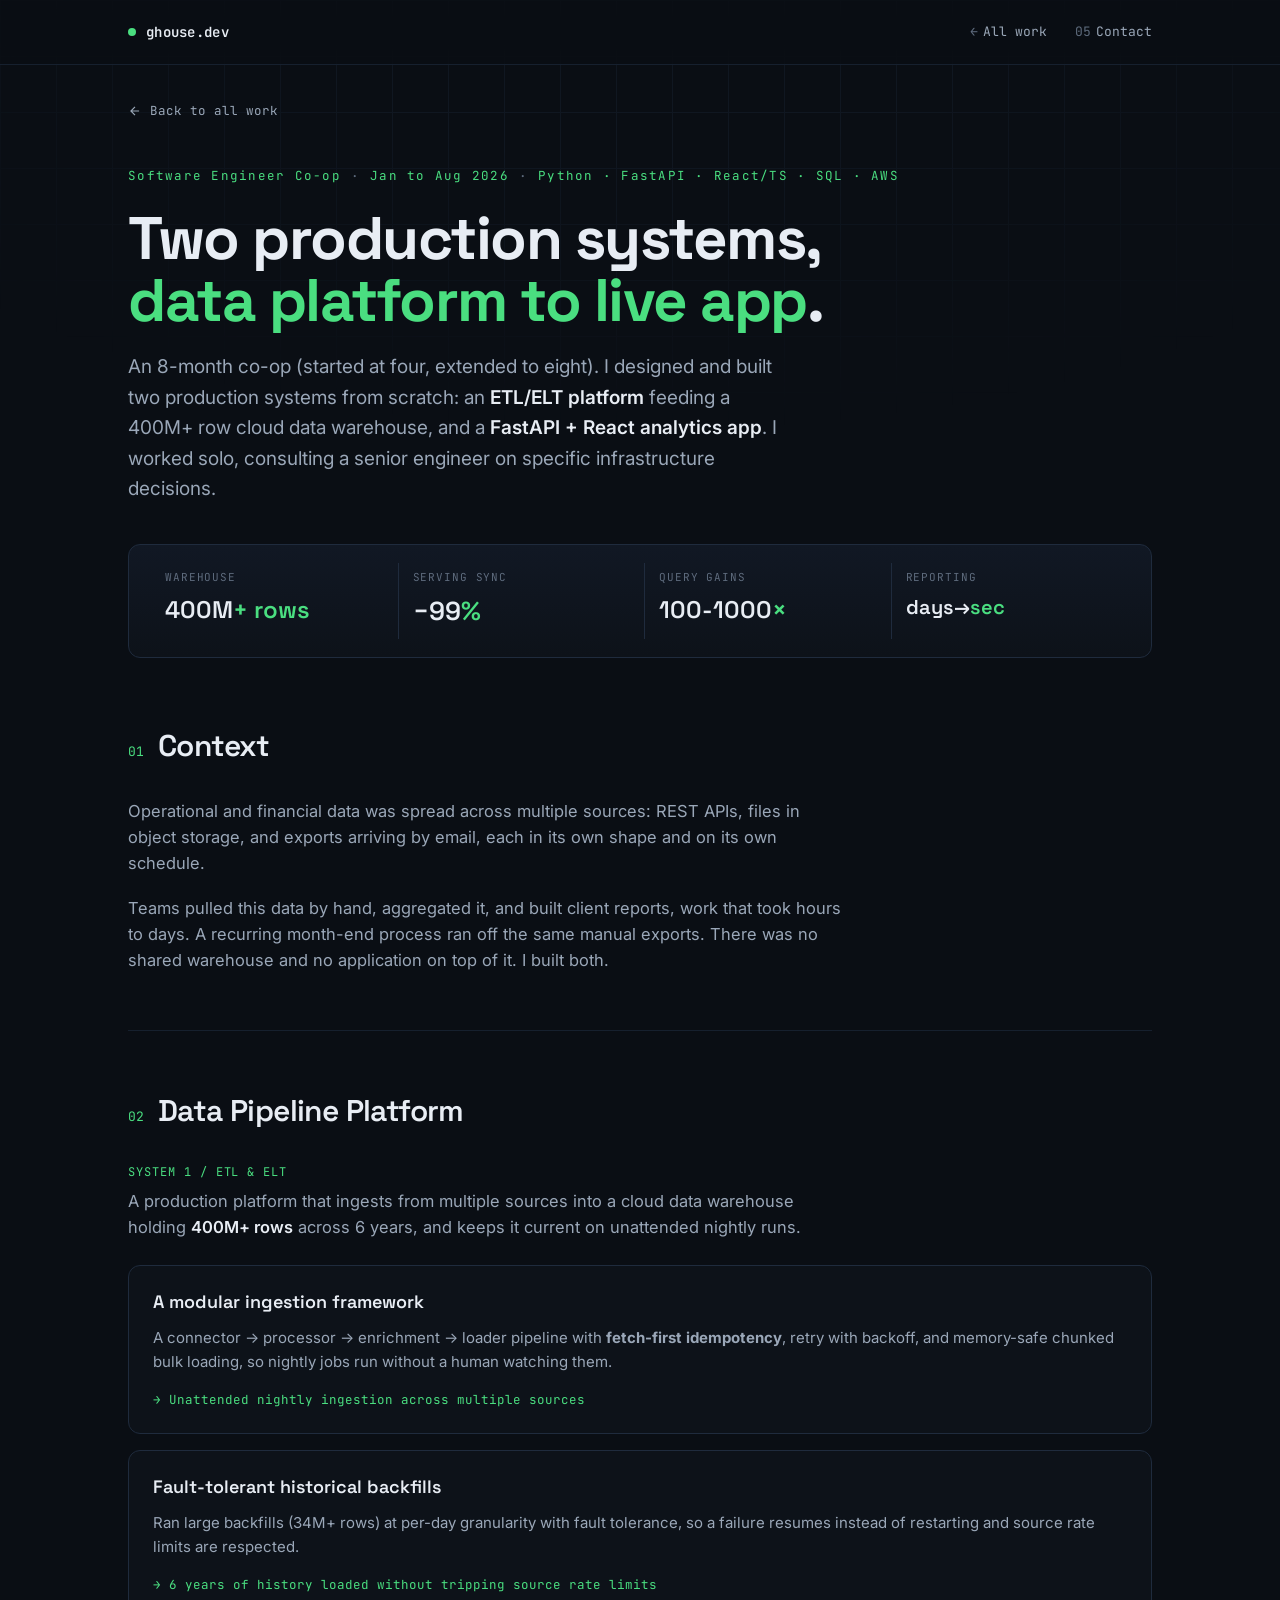
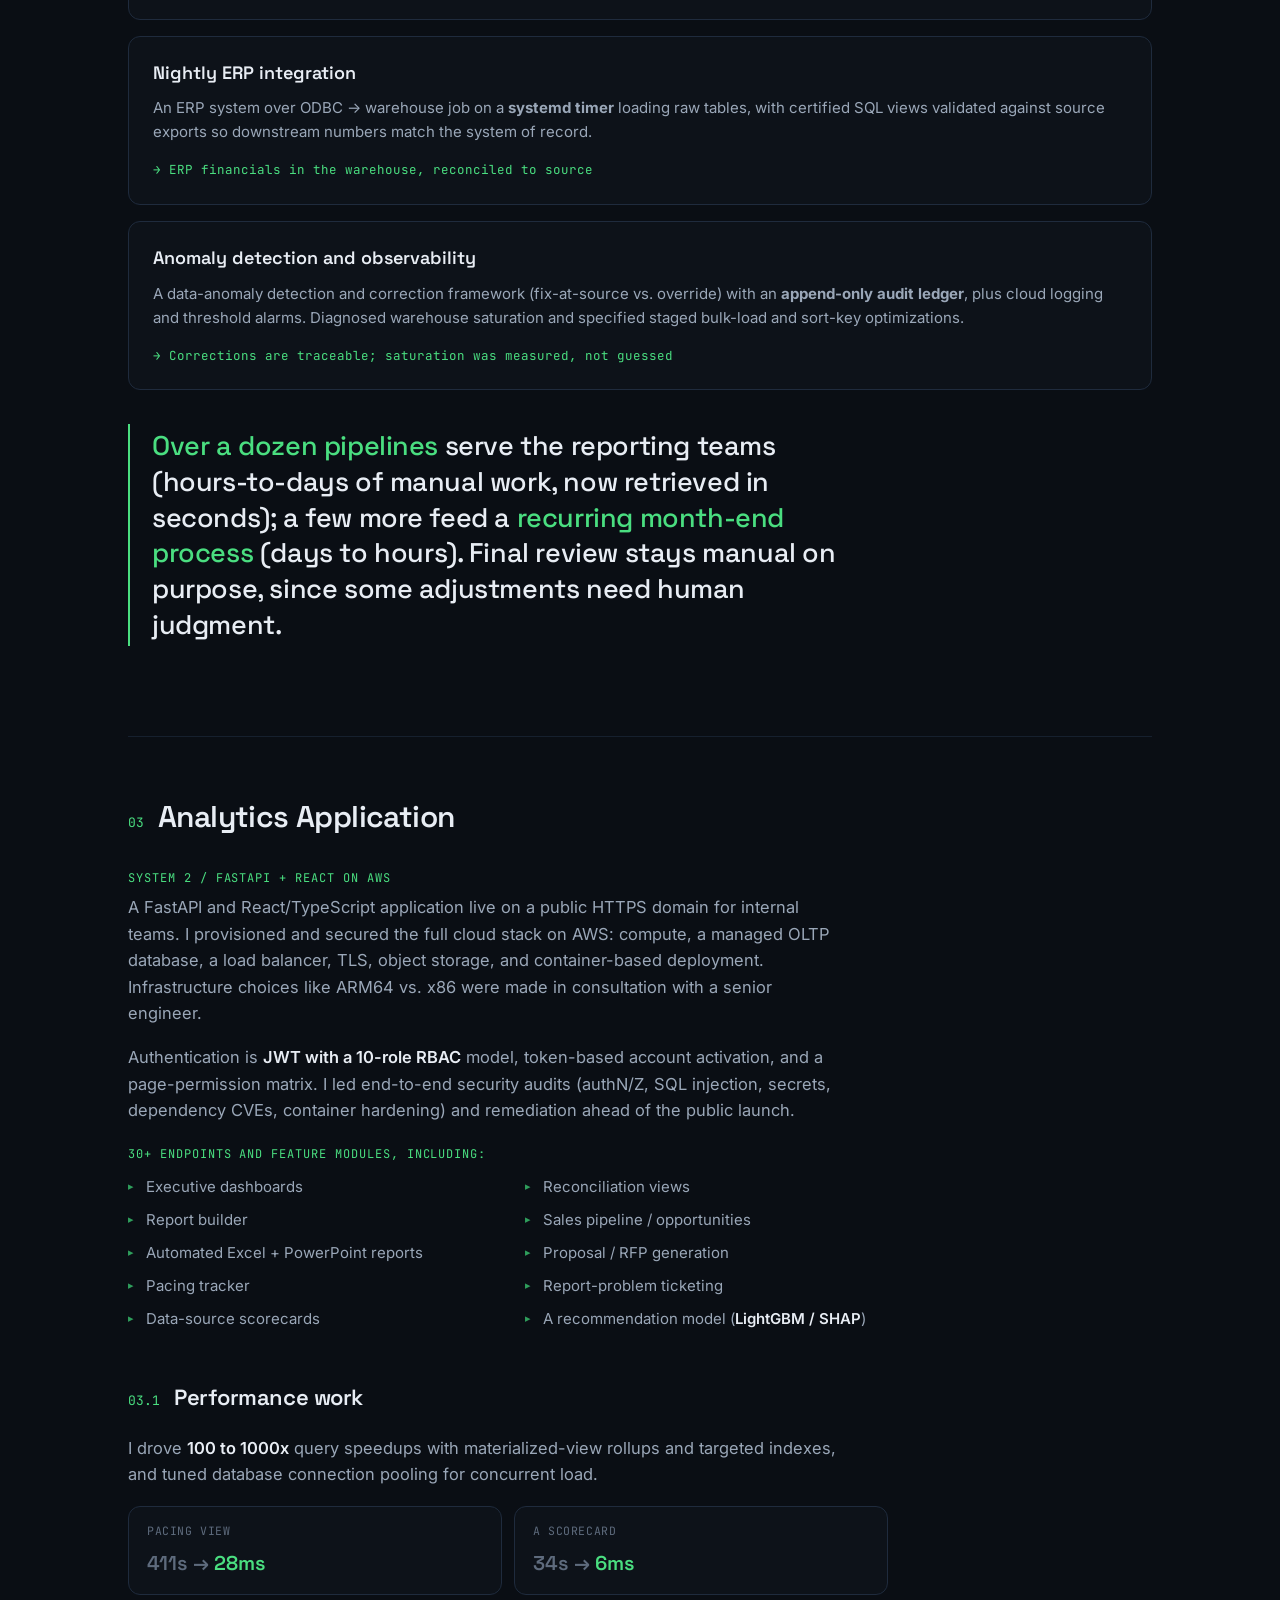
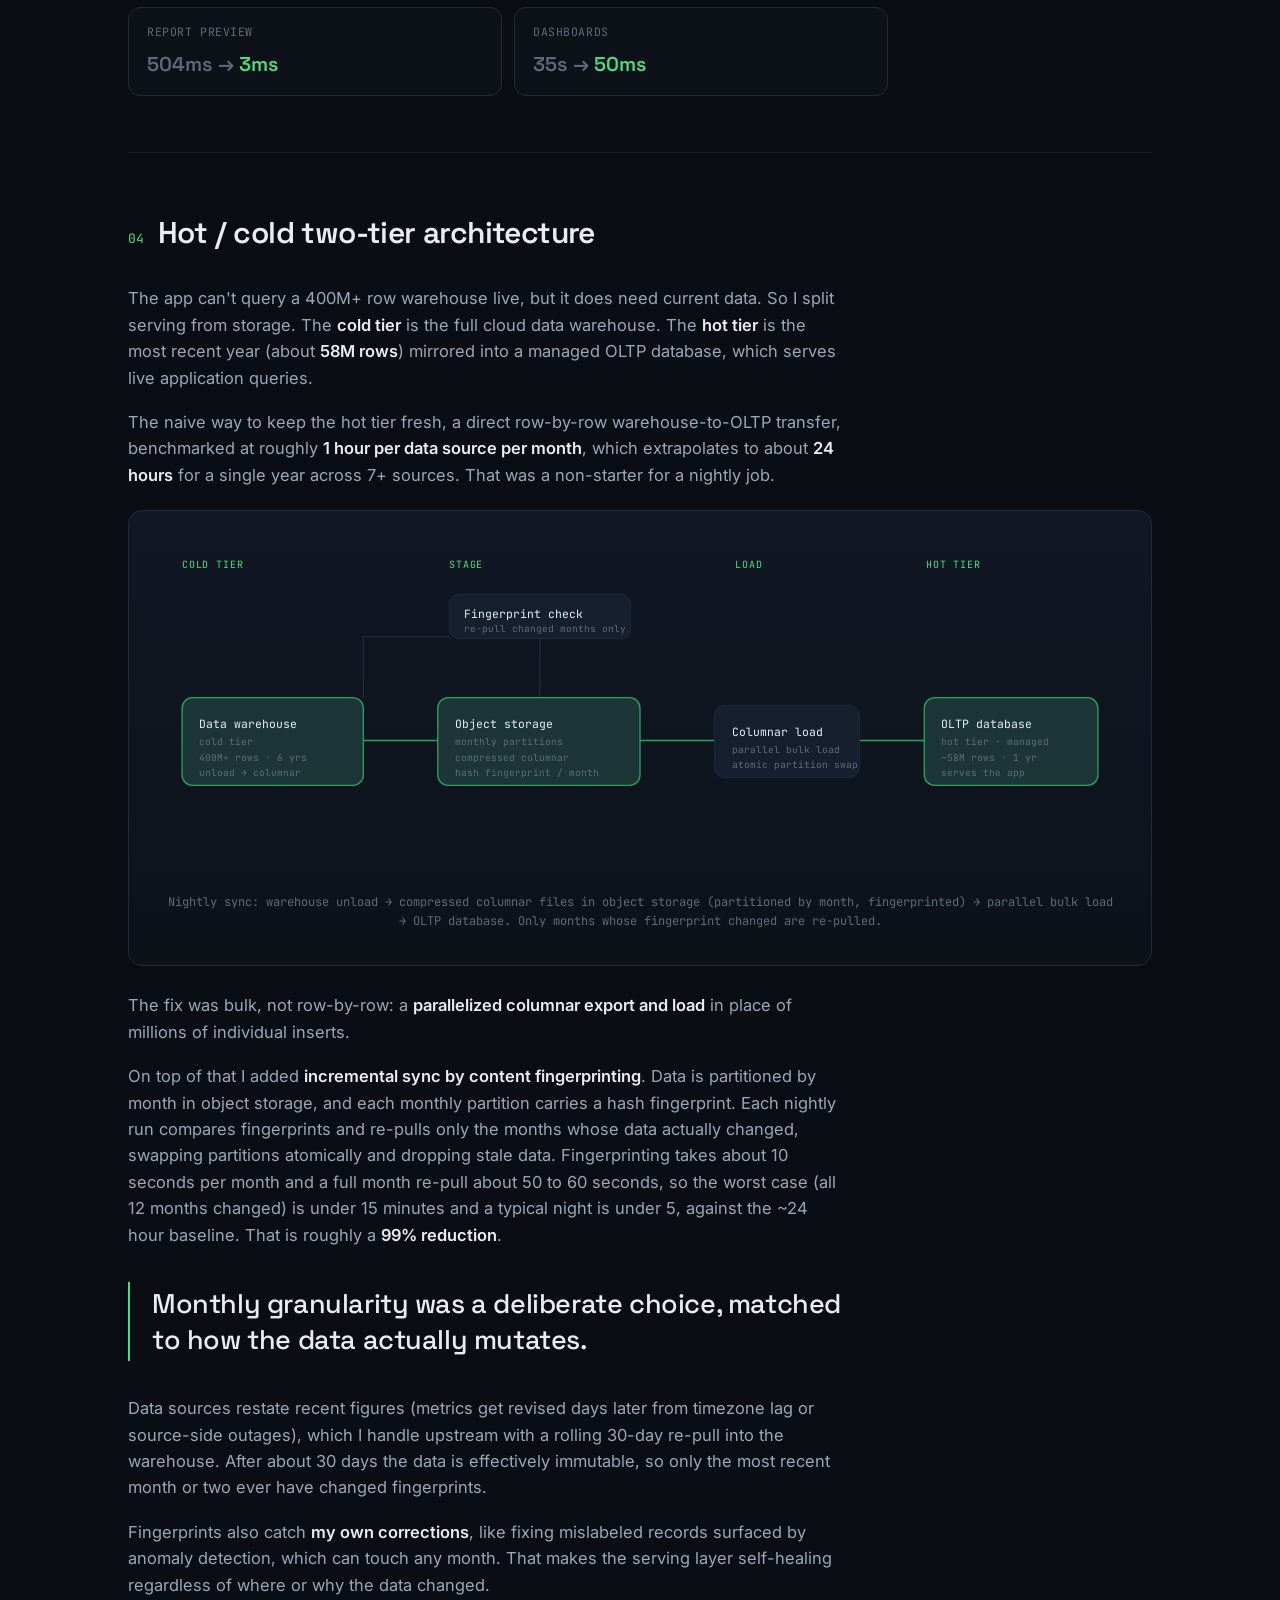
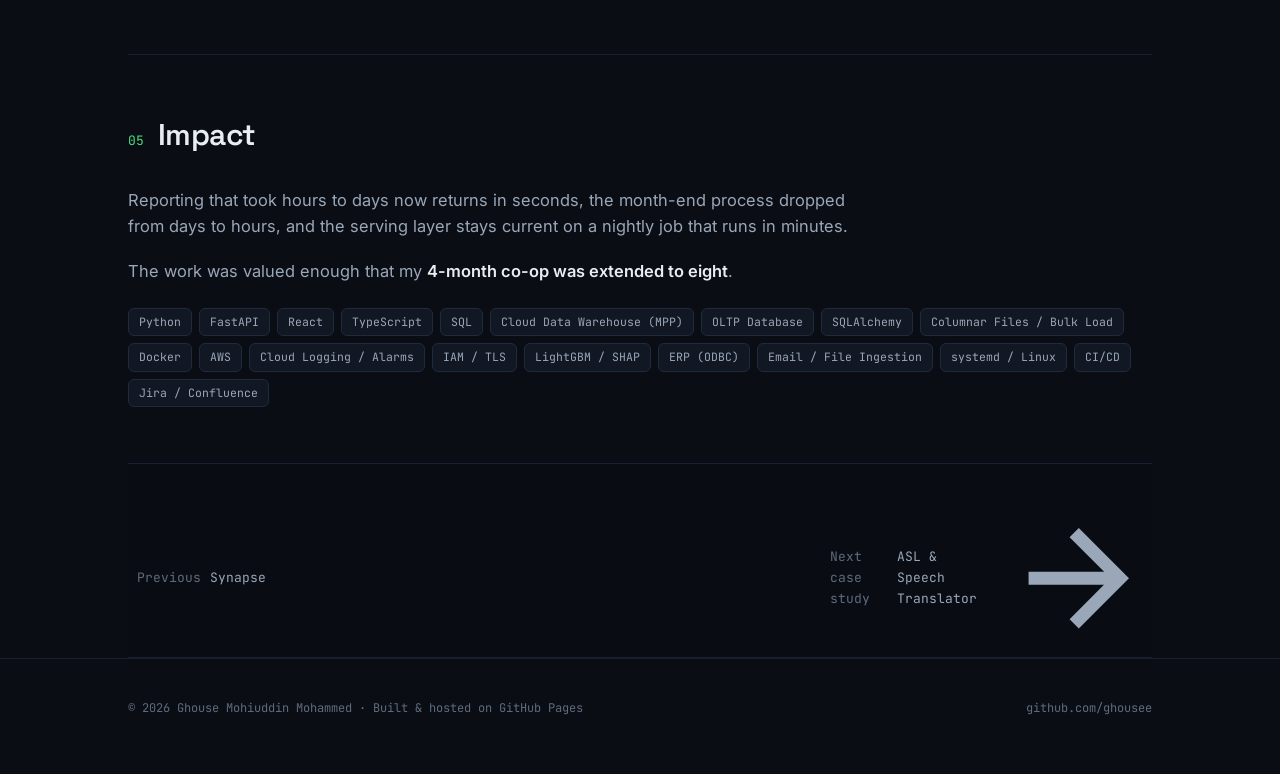
<file: work/apex-analytics.html>
<!DOCTYPE html>
<html lang="en">
<head>
<meta charset="UTF-8" />
<meta name="viewport" content="width=device-width, initial-scale=1.0" />
<meta name="theme-color" content="#0a0e14" />
<title>Apex Mobile Media, Data Platform + Analytics App · Ghouse Mohiuddin Mohammed</title>
<meta name="description" content="Co-op case study: an ETL/ELT platform feeding a 400M+ row cloud data warehouse, a FastAPI + React analytics app, and a hot/cold two-tier data architecture that cut serving-layer sync by ~99%." />

<!-- Open Graph -->
<meta property="og:type" content="article" />
<meta property="og:title" content="Apex Mobile Media, Data Platform + Analytics App" />
<meta property="og:description" content="A 400M+ row cloud data warehouse, a FastAPI + React app, and a hot/cold two-tier architecture with fingerprint-based incremental sync (~99% faster) and 100-1000x query speedups." />
<meta property="og:image" content="../assets/img/Ghouse.jpg" />
<meta name="twitter:card" content="summary_large_image" />

<link rel="preconnect" href="https://fonts.googleapis.com" />
<link rel="preconnect" href="https://fonts.gstatic.com" crossorigin />
<link href="https://fonts.googleapis.com/css2?family=Space+Grotesk:wght@400;500;600;700&family=JetBrains+Mono:wght@400;500;600&family=Inter:wght@400;500;600&display=swap" rel="stylesheet" />
<link rel="stylesheet" href="../assets/style.css?v=15" />
</head>
<body>

<nav>
  <div class="wrap nav-inner">
    <a class="brand" href="../index.html"><span class="dot"></span>ghouse.dev</a>
    <div class="nav-links">
      <a href="../index.html#work"><span class="idx">←</span>All work</a>
      <a href="../index.html#contact"><span class="idx">05</span>Contact</a>
    </div>
  </div>
</nav>

<main class="wrap">

  <a class="cs-back" href="../index.html#work">
    <svg viewBox="0 0 24 24" fill="none" stroke="currentColor" stroke-width="2"><path d="M19 12H5M12 19l-7-7 7-7"/></svg>
    Back to all work
  </a>

  <!-- HERO -->
  <header class="cs-hero">
    <div class="cs-eyebrow">
      <span>Software Engineer Co-op</span>
      <span class="sep">·</span>
      <span>Jan to Aug 2026</span>
      <span class="sep">·</span>
      <span>Python · FastAPI · React/TS · SQL · AWS</span>
    </div>
    <h1 class="cs-title">Two production systems,<br/><span style="color:var(--signal)">data platform to live app</span>.</h1>
    <p class="cs-sub">An 8-month co-op (started at four, extended to eight). I designed and built two production systems from scratch: an <b>ETL/ELT platform</b> feeding a 400M+ row cloud data warehouse, and a <b>FastAPI + React analytics app</b>. I worked solo, consulting a senior engineer on specific infrastructure decisions.</p>

    <div class="status cs-metrics reveal">
      <div class="cell"><div class="k">Warehouse</div><div class="v" style="font-size:clamp(16px,2.6vw,24px)">400M<span class="u">+ rows</span></div></div>
      <div class="cell"><div class="k">Serving sync</div><div class="v">−99<span class="u">%</span></div></div>
      <div class="cell"><div class="k">Query gains</div><div class="v" style="font-size:clamp(16px,2.6vw,24px)">100-1000<span class="u">×</span></div></div>
      <div class="cell"><div class="k">Reporting</div><div class="v" style="font-size:clamp(15px,2.4vw,20px)">days→<span class="u">sec</span></div></div>
    </div>
  </header>

  <!-- 01 CONTEXT -->
  <section class="cs-sec">
    <div class="cs-sec-head reveal"><span class="cs-sec-num">01</span><span class="cs-sec-title">Context</span></div>
    <div class="cs-prose reveal">
      <p>Operational and financial data was spread across multiple sources: REST APIs, files in object storage, and exports arriving by email, each in its own shape and on its own schedule.</p>
      <p>Teams pulled this data by hand, aggregated it, and built client reports, work that took hours to days. A recurring month-end process ran off the same manual exports. There was no shared warehouse and no application on top of it. I built both.</p>
    </div>
  </section>

  <!-- 02 SYSTEM 1 -->
  <section class="cs-sec">
    <div class="cs-sec-head reveal"><span class="cs-sec-num">02</span><span class="cs-sec-title">Data Pipeline Platform</span></div>
    <div class="cs-prose reveal" style="margin-bottom:24px;">
      <div class="cs-sys">System 1 / ETL &amp; ELT</div>
      <p>A production platform that ingests from multiple sources into a cloud data warehouse holding <b>400M+ rows</b> across 6 years, and keeps it current on unattended nightly runs.</p>
    </div>
    <div class="cs-builds">
      <div class="cs-build reveal">
        <h4>A modular ingestion framework</h4>
        <p>A connector → processor → enrichment → loader pipeline with <b>fetch-first idempotency</b>, retry with backoff, and memory-safe chunked bulk loading, so nightly jobs run without a human watching them.</p>
        <span class="result">Unattended nightly ingestion across multiple sources</span>
      </div>
      <div class="cs-build reveal">
        <h4>Fault-tolerant historical backfills</h4>
        <p>Ran large backfills (34M+ rows) at per-day granularity with fault tolerance, so a failure resumes instead of restarting and source rate limits are respected.</p>
        <span class="result">6 years of history loaded without tripping source rate limits</span>
      </div>
      <div class="cs-build reveal">
        <h4>Nightly ERP integration</h4>
        <p>An ERP system over ODBC → warehouse job on a <b>systemd timer</b> loading raw tables, with certified SQL views validated against source exports so downstream numbers match the system of record.</p>
        <span class="result">ERP financials in the warehouse, reconciled to source</span>
      </div>
      <div class="cs-build reveal">
        <h4>Anomaly detection and observability</h4>
        <p>A data-anomaly detection and correction framework (fix-at-source vs. override) with an <b>append-only audit ledger</b>, plus cloud logging and threshold alarms. Diagnosed warehouse saturation and specified staged bulk-load and sort-key optimizations.</p>
        <span class="result">Corrections are traceable; saturation was measured, not guessed</span>
      </div>
    </div>
    <blockquote class="cs-pull reveal"><span class="accent">Over a dozen pipelines</span> serve the reporting teams (hours-to-days of manual work, now retrieved in seconds); a few more feed a <span class="accent">recurring month-end process</span> (days to hours). Final review stays manual on purpose, since some adjustments need human judgment.</blockquote>
  </section>

  <!-- 03 SYSTEM 2 -->
  <section class="cs-sec">
    <div class="cs-sec-head reveal"><span class="cs-sec-num">03</span><span class="cs-sec-title">Analytics Application</span></div>
    <div class="cs-prose reveal" style="margin-bottom:22px;">
      <div class="cs-sys">System 2 / FastAPI + React on AWS</div>
      <p>A FastAPI and React/TypeScript application live on a public HTTPS domain for internal teams. I provisioned and secured the full cloud stack on AWS: compute, a managed OLTP database, a load balancer, TLS, object storage, and container-based deployment. Infrastructure choices like ARM64 vs. x86 were made in consultation with a senior engineer.</p>
      <p>Authentication is <b>JWT with a 10-role RBAC</b> model, token-based account activation, and a page-permission matrix. I led end-to-end security audits (authN/Z, SQL injection, secrets, dependency CVEs, container hardening) and remediation ahead of the public launch.</p>
    </div>
    <p class="cs-sys reveal" style="margin-bottom:10px;">30+ endpoints and feature modules, including:</p>
    <ul class="cs-cols reveal">
      <li>Executive dashboards</li>
      <li>Report builder</li>
      <li>Automated Excel + PowerPoint reports</li>
      <li>Pacing tracker</li>
      <li>Data-source scorecards</li>
      <li>Reconciliation views</li>
      <li>Sales pipeline / opportunities</li>
      <li>Proposal / RFP generation</li>
      <li>Report-problem ticketing</li>
      <li>A recommendation model (<b>LightGBM / SHAP</b>)</li>
    </ul>

    <div class="cs-sec-head reveal" style="margin:40px 0 20px;"><span class="cs-sec-num">03.1</span><span class="cs-sec-title" style="font-size:clamp(18px,2.6vw,22px)">Performance work</span></div>
    <div class="cs-prose reveal" style="margin-bottom:18px;">
      <p>I drove <b>100 to 1000x</b> query speedups with materialized-view rollups and targeted indexes, and tuned database connection pooling for concurrent load.</p>
    </div>
    <div class="cs-perf reveal">
      <div class="p"><div class="lab">Pacing view</div><div class="val"><span class="from">411s →</span> <span class="to">28ms</span></div></div>
      <div class="p"><div class="lab">A scorecard</div><div class="val"><span class="from">34s →</span> <span class="to">6ms</span></div></div>
      <div class="p"><div class="lab">Report preview</div><div class="val"><span class="from">504ms →</span> <span class="to">3ms</span></div></div>
      <div class="p"><div class="lab">Dashboards</div><div class="val"><span class="from">35s →</span> <span class="to">50ms</span></div></div>
    </div>
  </section>

  <!-- 04 ARCHITECTURE (centerpiece) -->
  <section class="cs-sec" id="architecture">
    <div class="cs-sec-head reveal"><span class="cs-sec-num">04</span><span class="cs-sec-title">Hot / cold two-tier architecture</span></div>
    <div class="cs-prose reveal" style="margin-bottom:22px;">
      <p>The app can't query a 400M+ row warehouse live, but it does need current data. So I split serving from storage. The <b>cold tier</b> is the full cloud data warehouse. The <b>hot tier</b> is the most recent year (about <b>58M rows</b>) mirrored into a managed OLTP database, which serves live application queries.</p>
      <p>The naive way to keep the hot tier fresh, a direct row-by-row warehouse-to-OLTP transfer, benchmarked at roughly <b>1 hour per data source per month</b>, which extrapolates to about <b>24 hours</b> for a single year across 7+ sources. That was a non-starter for a nightly job.</p>
    </div>

    <figure class="cs-figure reveal">
      <svg viewBox="0 0 1000 350" role="img" aria-label="Sync flow: the cold-tier data warehouse unloads to compressed columnar files in object storage, partitioned by month with hash fingerprints; a fingerprint check re-pulls only changed months; a columnar bulk load writes into the OLTP hot tier that serves the app.">
        <text class="dg-stage" x="20"  y="24">Cold tier</text>
        <text class="dg-stage" x="300" y="24">Stage</text>
        <text class="dg-stage" x="600" y="24">Load</text>
        <text class="dg-stage" x="800" y="24">Hot tier</text>

        <!-- main edges -->
        <path class="dg-edge-live" d="M210 205 H 288" />
        <path class="dg-edge-live" d="M500 205 H 578" />
        <path class="dg-edge-live" d="M730 205 H 798" />
        <!-- fingerprint control edges -->
        <path class="dg-edge" d="M395 96 V 160" />
        <path class="dg-edge" d="M300 96 H 210 V 160" />

        <!-- fingerprint node -->
        <rect class="dg-node" x="300" y="52" width="190" height="46" rx="10"/>
        <text class="dg-label" x="316" y="76">Fingerprint check</text>
        <text class="dg-sub" x="316" y="91">re-pull changed months only</text>

        <!-- cold: warehouse -->
        <rect class="dg-node-core" x="20" y="160" width="190" height="92" rx="11"/>
        <text class="dg-label" x="38" y="192">Data warehouse</text>
        <text class="dg-sub" x="38" y="210">cold tier</text>
        <text class="dg-sub" x="38" y="226">400M+ rows · 6 yrs</text>
        <text class="dg-sub" x="38" y="242">unload → columnar</text>

        <!-- stage: object storage -->
        <rect class="dg-node-core" x="288" y="160" width="212" height="92" rx="11"/>
        <text class="dg-label" x="306" y="192">Object storage</text>
        <text class="dg-sub" x="306" y="210">monthly partitions</text>
        <text class="dg-sub" x="306" y="226">compressed columnar</text>
        <text class="dg-sub" x="306" y="242">hash fingerprint / month</text>

        <!-- load: bulk loader -->
        <rect class="dg-node" x="578" y="168" width="152" height="76" rx="11"/>
        <text class="dg-label" x="596" y="200">Columnar load</text>
        <text class="dg-sub" x="596" y="218">parallel bulk load</text>
        <text class="dg-sub" x="596" y="234">atomic partition swap</text>

        <!-- hot: OLTP -->
        <rect class="dg-node-core" x="798" y="160" width="182" height="92" rx="11"/>
        <text class="dg-label" x="816" y="192">OLTP database</text>
        <text class="dg-sub" x="816" y="210">hot tier · managed</text>
        <text class="dg-sub" x="816" y="226">~58M rows · 1 yr</text>
        <text class="dg-sub" x="816" y="242">serves the app</text>
      </svg>
      <figcaption class="cs-figcap">Nightly sync: warehouse unload → compressed columnar files in object storage (partitioned by month, fingerprinted) → parallel bulk load → OLTP database. Only months whose fingerprint changed are re-pulled.</figcaption>
    </figure>

    <div class="cs-prose reveal" style="margin-top:26px;">
      <p>The fix was bulk, not row-by-row: a <b>parallelized columnar export and load</b> in place of millions of individual inserts.</p>
      <p>On top of that I added <b>incremental sync by content fingerprinting</b>. Data is partitioned by month in object storage, and each monthly partition carries a hash fingerprint. Each nightly run compares fingerprints and re-pulls only the months whose data actually changed, swapping partitions atomically and dropping stale data. Fingerprinting takes about 10 seconds per month and a full month re-pull about 50 to 60 seconds, so the worst case (all 12 months changed) is under 15 minutes and a typical night is under 5, against the ~24 hour baseline. That is roughly a <b>99% reduction</b>.</p>
    </div>
    <blockquote class="cs-pull reveal">Monthly granularity was a deliberate choice, matched to how the data actually mutates.</blockquote>
    <div class="cs-prose reveal">
      <p>Data sources restate recent figures (metrics get revised days later from timezone lag or source-side outages), which I handle upstream with a rolling 30-day re-pull into the warehouse. After about 30 days the data is effectively immutable, so only the most recent month or two ever have changed fingerprints.</p>
      <p>Fingerprints also catch <b>my own corrections</b>, like fixing mislabeled records surfaced by anomaly detection, which can touch any month. That makes the serving layer self-healing regardless of where or why the data changed.</p>
    </div>
  </section>

  <!-- 05 IMPACT + STACK -->
  <section class="cs-sec">
    <div class="cs-sec-head reveal"><span class="cs-sec-num">05</span><span class="cs-sec-title">Impact</span></div>
    <div class="cs-prose reveal">
      <p>Reporting that took hours to days now returns in seconds, the month-end process dropped from days to hours, and the serving layer stays current on a nightly job that runs in minutes.</p>
      <p>The work was valued enough that my <b>4-month co-op was extended to eight</b>.</p>
    </div>
    <div class="stack reveal" style="margin-top:24px;">
      <span class="chip">Python</span><span class="chip">FastAPI</span><span class="chip">React</span><span class="chip">TypeScript</span><span class="chip">SQL</span><span class="chip">Cloud Data Warehouse (MPP)</span><span class="chip">OLTP Database</span><span class="chip">SQLAlchemy</span><span class="chip">Columnar Files / Bulk Load</span><span class="chip">Docker</span><span class="chip">AWS</span><span class="chip">Cloud Logging / Alarms</span><span class="chip">IAM / TLS</span><span class="chip">LightGBM / SHAP</span><span class="chip">ERP (ODBC)</span><span class="chip">Email / File Ingestion</span><span class="chip">systemd / Linux</span><span class="chip">CI/CD</span><span class="chip">Jira / Confluence</span>
    </div>
  </section>

  <!-- prev / next -->
  <nav class="cs-foot-nav">
    <a href="synapse.html"><svg viewBox="0 0 24 24" fill="none" stroke="currentColor" stroke-width="2"><path d="M19 12H5M12 19l-7-7 7-7"/></svg> <span class="label">Previous</span> Synapse</a>
    <a href="asl-translator.html"><span class="label">Next case study</span> ASL &amp; Speech Translator <svg viewBox="0 0 24 24" fill="none" stroke="currentColor" stroke-width="2"><path d="M5 12h14M12 5l7 7-7 7"/></svg></a>
  </nav>

</main>

<footer>
  <div class="wrap foot-inner">
    <div>© <span id="yr"></span> Ghouse Mohiuddin Mohammed · Built &amp; hosted on GitHub Pages</div>
    <div><a href="https://github.com/ghousee" target="_blank" rel="noopener">github.com/ghousee</a></div>
  </div>
</footer>

<script src="../assets/site.js?v=5" defer></script>
</body>
</html>
</file>
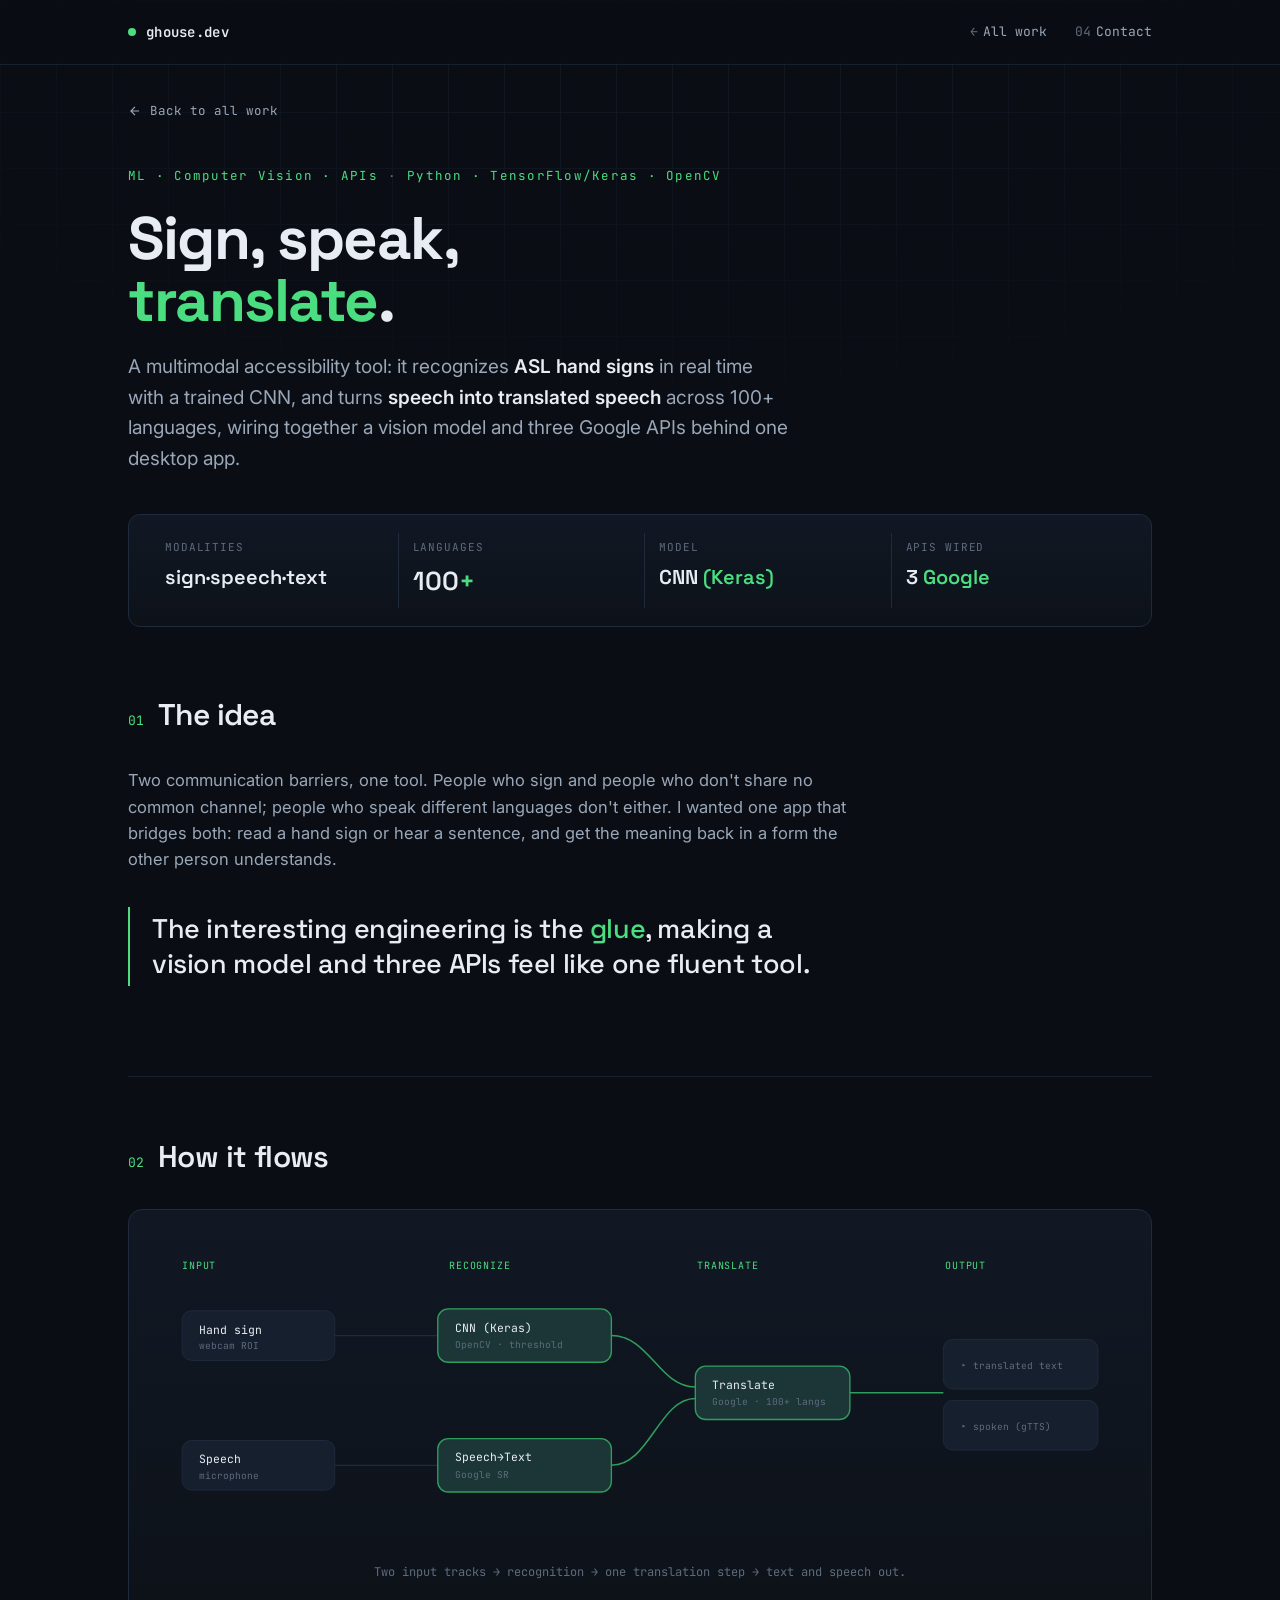
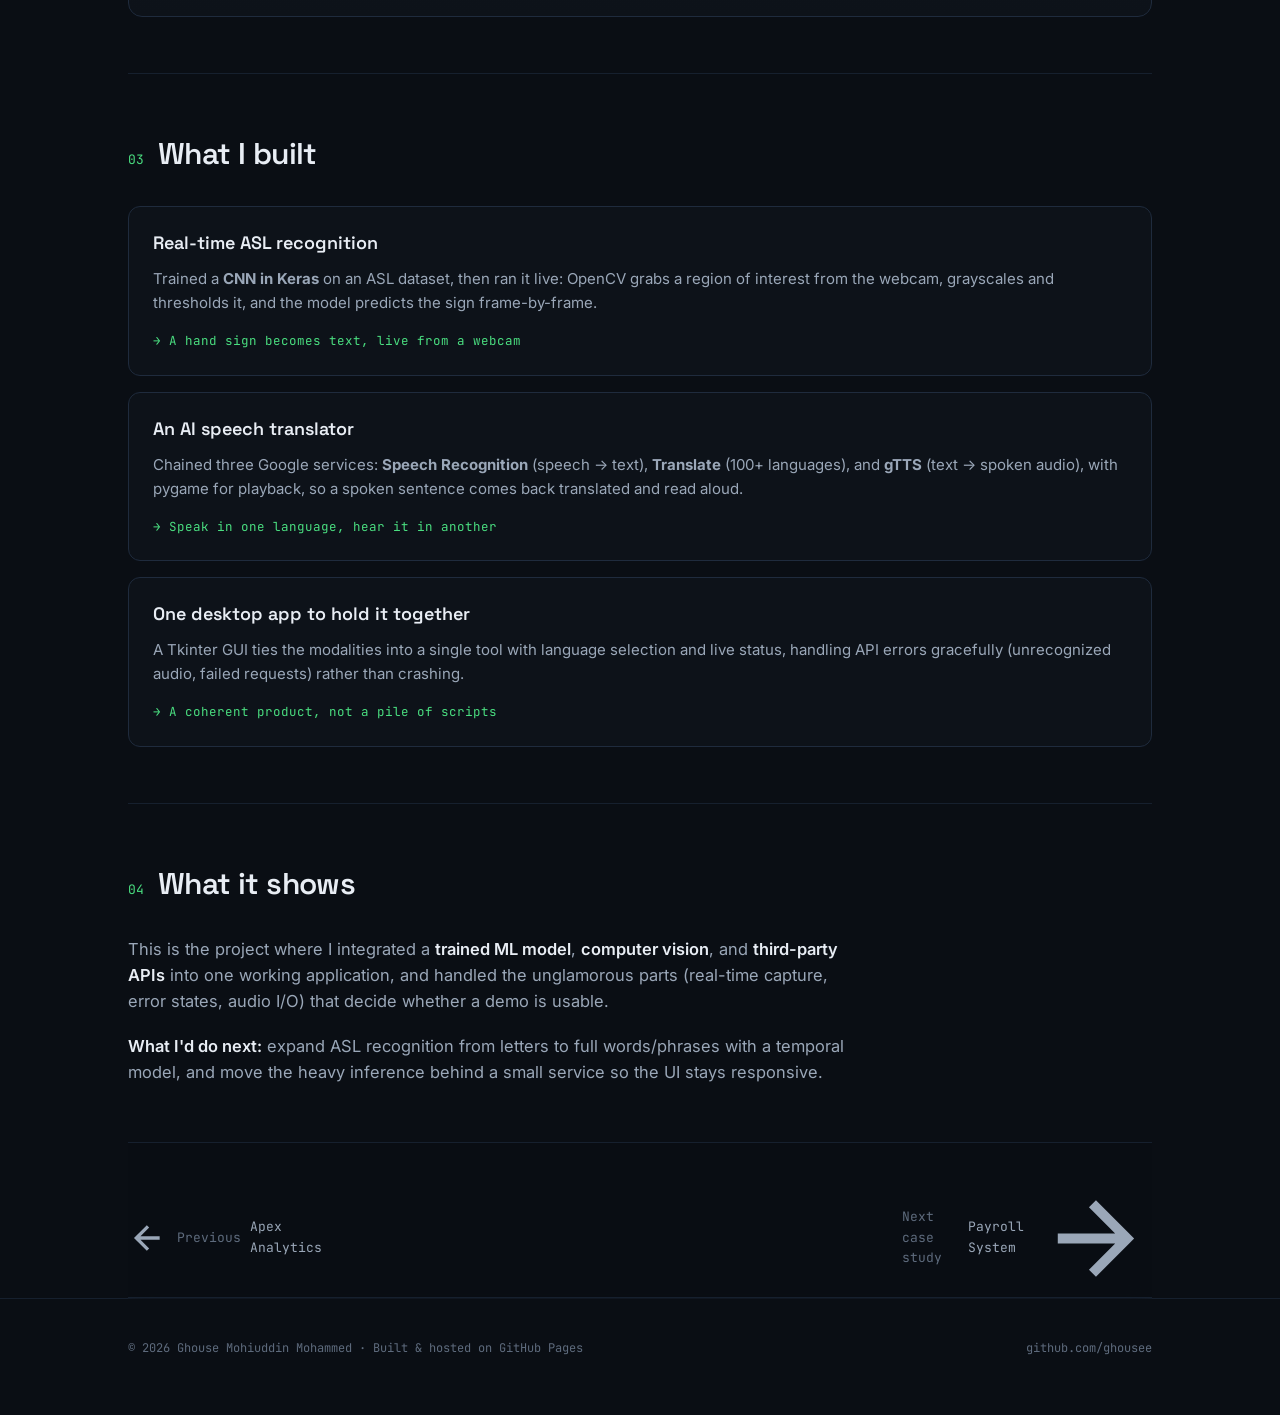
<file: work/asl-translator.html>
<!DOCTYPE html>
<html lang="en">
<head>
<meta charset="UTF-8" />
<meta name="viewport" content="width=device-width, initial-scale=1.0" />
<meta name="theme-color" content="#0a0e14" />
<title>ASL & Speech Translator, Ghouse Mohiuddin Mohammed</title>
<meta name="description" content="A multimodal communication tool: real-time ASL hand-sign recognition with a trained CNN (OpenCV + Keras) and an AI speech translator across 100+ languages using Google Speech, Translate, and text-to-speech." />
<meta property="og:type" content="article" />
<meta property="og:title" content="ASL & Speech Translator" />
<meta property="og:description" content="Real-time ASL recognition (CNN + OpenCV) plus speech-to-translated-speech across 100+ languages with Google APIs." />
<meta property="og:image" content="../assets/img/Ghouse.jpg" />
<meta name="twitter:card" content="summary_large_image" />
<link rel="preconnect" href="https://fonts.googleapis.com" />
<link rel="preconnect" href="https://fonts.gstatic.com" crossorigin />
<link href="https://fonts.googleapis.com/css2?family=Space+Grotesk:wght@400;500;600;700&family=JetBrains+Mono:wght@400;500;600&family=Inter:wght@400;500;600&display=swap" rel="stylesheet" />
<link rel="stylesheet" href="../assets/style.css?v=15" />
</head>
<body>

<nav>
  <div class="wrap nav-inner">
    <a class="brand" href="../index.html"><span class="dot"></span>ghouse.dev</a>
    <div class="nav-links">
      <a href="../index.html#work"><span class="idx">←</span>All work</a>
      <a href="../index.html#contact"><span class="idx">04</span>Contact</a>
    </div>
  </div>
</nav>

<main class="wrap">
  <a class="cs-back" href="../index.html#work">
    <svg viewBox="0 0 24 24" fill="none" stroke="currentColor" stroke-width="2"><path d="M19 12H5M12 19l-7-7 7-7"/></svg>
    Back to all work
  </a>

  <header class="cs-hero">
    <div class="cs-eyebrow"><span>ML · Computer Vision · APIs</span><span class="sep">·</span><span>Python · TensorFlow/Keras · OpenCV</span></div>
    <h1 class="cs-title">Sign, speak,<br/><span style="color:var(--signal)">translate</span>.</h1>
    <p class="cs-sub">A multimodal accessibility tool: it recognizes <b>ASL hand signs</b> in real time with a trained CNN, and turns <b>speech into translated speech</b> across 100+ languages, wiring together a vision model and three Google APIs behind one desktop app.</p>

    <div class="status cs-metrics reveal">
      <div class="cell"><div class="k">Modalities</div><div class="v" style="font-size:clamp(15px,2.4vw,20px)">sign·speech·text</div></div>
      <div class="cell"><div class="k">Languages</div><div class="v">100<span class="u">+</span></div></div>
      <div class="cell"><div class="k">Model</div><div class="v" style="font-size:clamp(15px,2.4vw,20px)">CNN<span class="u"> (Keras)</span></div></div>
      <div class="cell"><div class="k">APIs wired</div><div class="v" style="font-size:clamp(15px,2.4vw,20px)">3<span class="u"> Google</span></div></div>
    </div>
  </header>

  <section class="cs-sec">
    <div class="cs-sec-head reveal"><span class="cs-sec-num">01</span><span class="cs-sec-title">The idea</span></div>
    <div class="cs-prose reveal">
      <p>Two communication barriers, one tool. People who sign and people who don't share no common channel; people who speak different languages don't either. I wanted one app that bridges both: read a hand sign or hear a sentence, and get the meaning back in a form the other person understands.</p>
    </div>
    <blockquote class="cs-pull reveal">The interesting engineering is the <span class="accent">glue</span>, making a vision model and three APIs feel like one fluent tool.</blockquote>
  </section>

  <section class="cs-sec" id="flow">
    <div class="cs-sec-head reveal"><span class="cs-sec-num">02</span><span class="cs-sec-title">How it flows</span></div>
    <figure class="cs-figure reveal">
      <svg viewBox="0 0 1000 320" role="img" aria-label="Two input tracks, a hand sign through OpenCV and a CNN, and speech through Google Speech-to-Text, feed text into Google Translate, which produces translated text and speech via gTTS.">
        <text class="dg-stage" x="20" y="26">Input</text>
        <text class="dg-stage" x="300" y="26">Recognize</text>
        <text class="dg-stage" x="560" y="26">Translate</text>
        <text class="dg-stage" x="820" y="26">Output</text>

        <path class="dg-edge" d="M180 96 H 288"/>
        <path class="dg-edge" d="M180 232 H 288"/>
        <path class="dg-edge-live" d="M470 96 C 510 96, 520 150, 558 150"/>
        <path class="dg-edge-live" d="M470 232 C 510 232, 520 162, 558 162"/>
        <path class="dg-edge-live" d="M720 156 H 818"/>

        <rect class="dg-node" x="20" y="70" width="160" height="52" rx="10"/><text class="dg-label" x="38" y="94">Hand sign</text><text class="dg-sub" x="38" y="110">webcam ROI</text>
        <rect class="dg-node" x="20" y="206" width="160" height="52" rx="10"/><text class="dg-label" x="38" y="230">Speech</text><text class="dg-sub" x="38" y="246">microphone</text>

        <rect class="dg-node-core" x="288" y="68" width="182" height="56" rx="11"/><text class="dg-label" x="306" y="92">CNN (Keras)</text><text class="dg-sub" x="306" y="109">OpenCV · threshold</text>
        <rect class="dg-node-core" x="288" y="204" width="182" height="56" rx="11"/><text class="dg-label" x="306" y="228">Speech→Text</text><text class="dg-sub" x="306" y="245">Google SR</text>

        <rect class="dg-node-core" x="558" y="128" width="162" height="56" rx="11"/><text class="dg-label" x="576" y="152">Translate</text><text class="dg-sub" x="576" y="169">Google · 100+ langs</text>

        <rect class="dg-node" x="818" y="100" width="162" height="52" rx="10"/><text class="dg-sub" x="836" y="131">▸ translated text</text>
        <rect class="dg-node" x="818" y="164" width="162" height="52" rx="10"/><text class="dg-sub" x="836" y="195">▸ spoken (gTTS)</text>
      </svg>
      <figcaption class="cs-figcap">Two input tracks → recognition → one translation step → text and speech out.</figcaption>
    </figure>
  </section>

  <section class="cs-sec">
    <div class="cs-sec-head reveal"><span class="cs-sec-num">03</span><span class="cs-sec-title">What I built</span></div>
    <div class="cs-builds">
      <div class="cs-build reveal">
        <h4>Real-time ASL recognition</h4>
        <p>Trained a <b>CNN in Keras</b> on an ASL dataset, then ran it live: OpenCV grabs a region of interest from the webcam, grayscales and thresholds it, and the model predicts the sign frame-by-frame.</p>
        <span class="result">A hand sign becomes text, live from a webcam</span>
      </div>
      <div class="cs-build reveal">
        <h4>An AI speech translator</h4>
        <p>Chained three Google services: <b>Speech Recognition</b> (speech → text), <b>Translate</b> (100+ languages), and <b>gTTS</b> (text → spoken audio), with pygame for playback, so a spoken sentence comes back translated and read aloud.</p>
        <span class="result">Speak in one language, hear it in another</span>
      </div>
      <div class="cs-build reveal">
        <h4>One desktop app to hold it together</h4>
        <p>A Tkinter GUI ties the modalities into a single tool with language selection and live status, handling API errors gracefully (unrecognized audio, failed requests) rather than crashing.</p>
        <span class="result">A coherent product, not a pile of scripts</span>
      </div>
    </div>
  </section>

  <section class="cs-sec">
    <div class="cs-sec-head reveal"><span class="cs-sec-num">04</span><span class="cs-sec-title">What it shows</span></div>
    <div class="cs-prose reveal">
      <p>This is the project where I integrated a <b>trained ML model</b>, <b>computer vision</b>, and <b>third-party APIs</b> into one working application, and handled the unglamorous parts (real-time capture, error states, audio I/O) that decide whether a demo is usable.</p>
      <p><b>What I'd do next:</b> expand ASL recognition from letters to full words/phrases with a temporal model, and move the heavy inference behind a small service so the UI stays responsive.</p>
    </div>
  </section>

  <nav class="cs-foot-nav">
    <a href="apex-analytics.html"><svg viewBox="0 0 24 24" fill="none" stroke="currentColor" stroke-width="2"><path d="M19 12H5M12 19l-7-7 7-7"/></svg> <span class="label">Previous</span> Apex Analytics</a>
    <a href="payroll-system.html"><span class="label">Next case study</span> Payroll System <svg viewBox="0 0 24 24" fill="none" stroke="currentColor" stroke-width="2"><path d="M5 12h14M12 5l7 7-7 7"/></svg></a>
  </nav>
</main>

<footer>
  <div class="wrap foot-inner">
    <div>© <span id="yr"></span> Ghouse Mohiuddin Mohammed · Built &amp; hosted on GitHub Pages</div>
    <div><a href="https://github.com/ghousee" target="_blank" rel="noopener">github.com/ghousee</a></div>
  </div>
</footer>
<script src="../assets/site.js?v=5" defer></script>
</body>
</html>
</file>
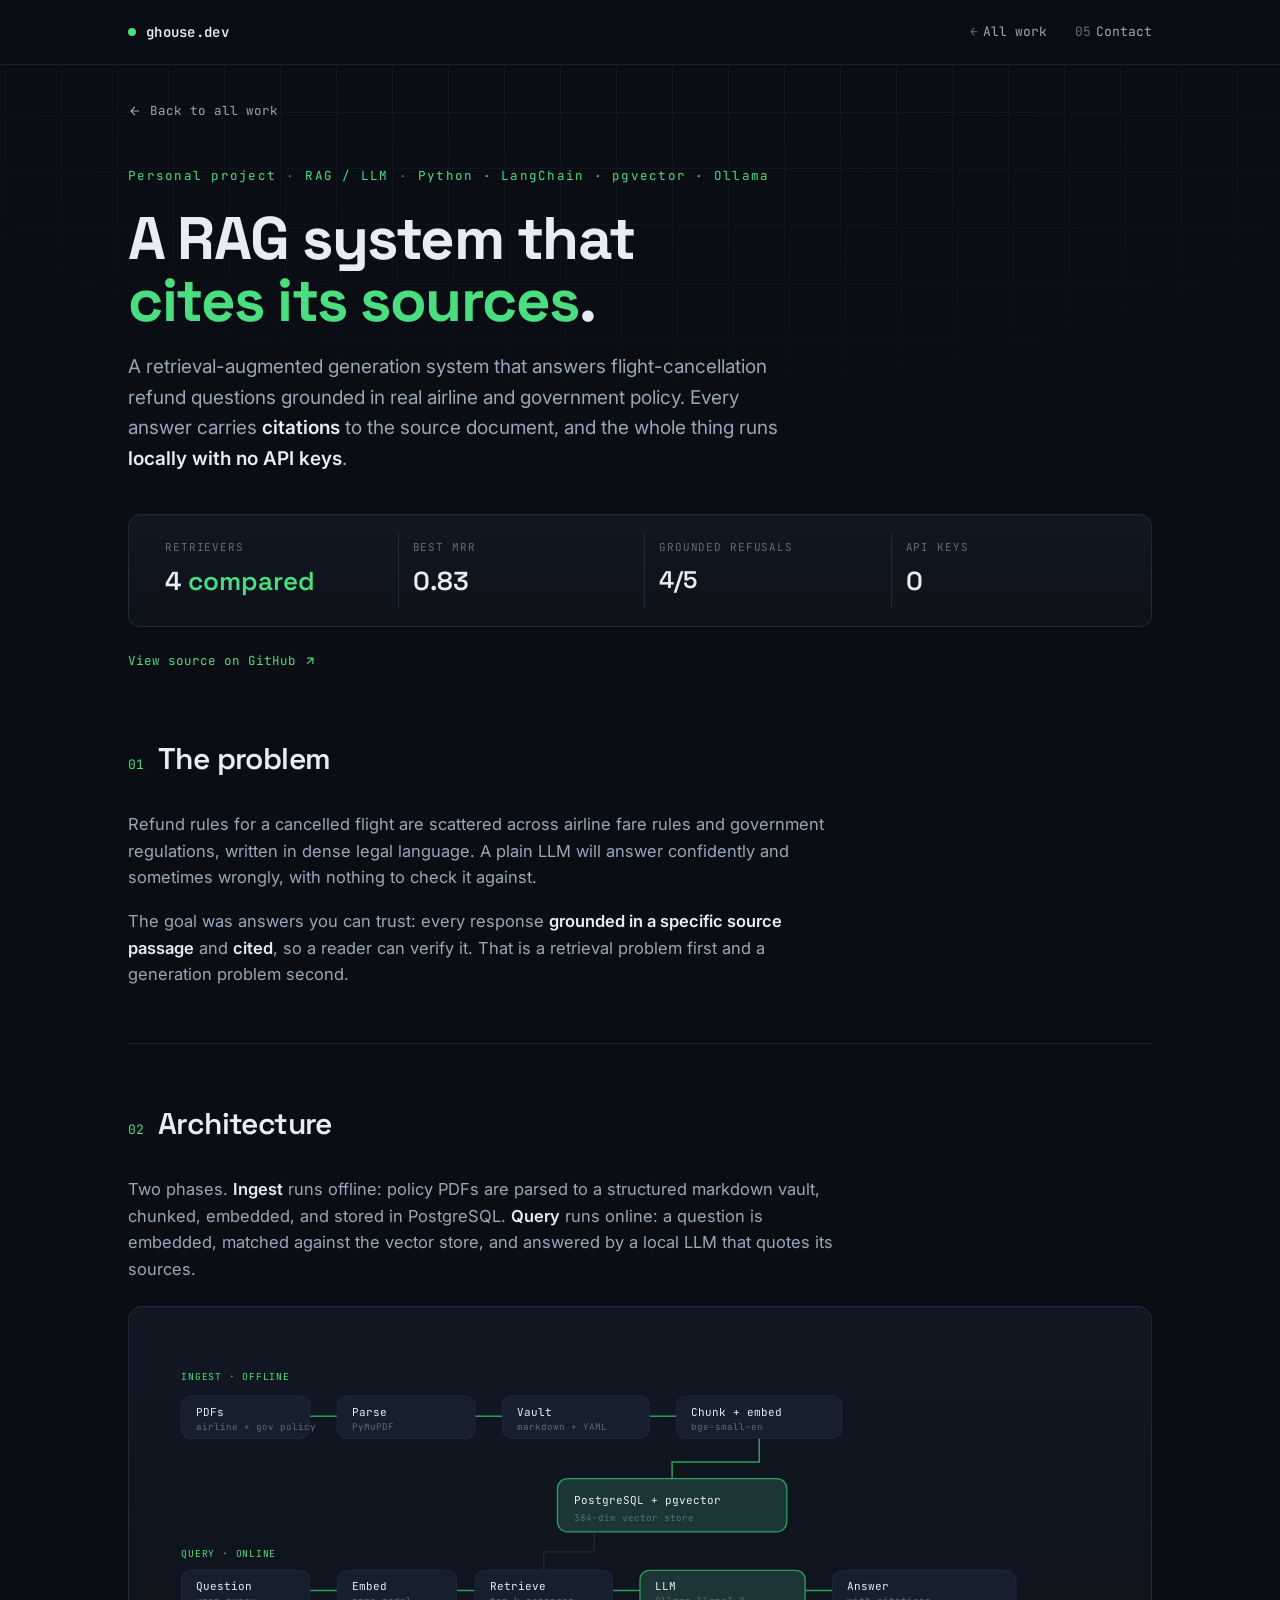
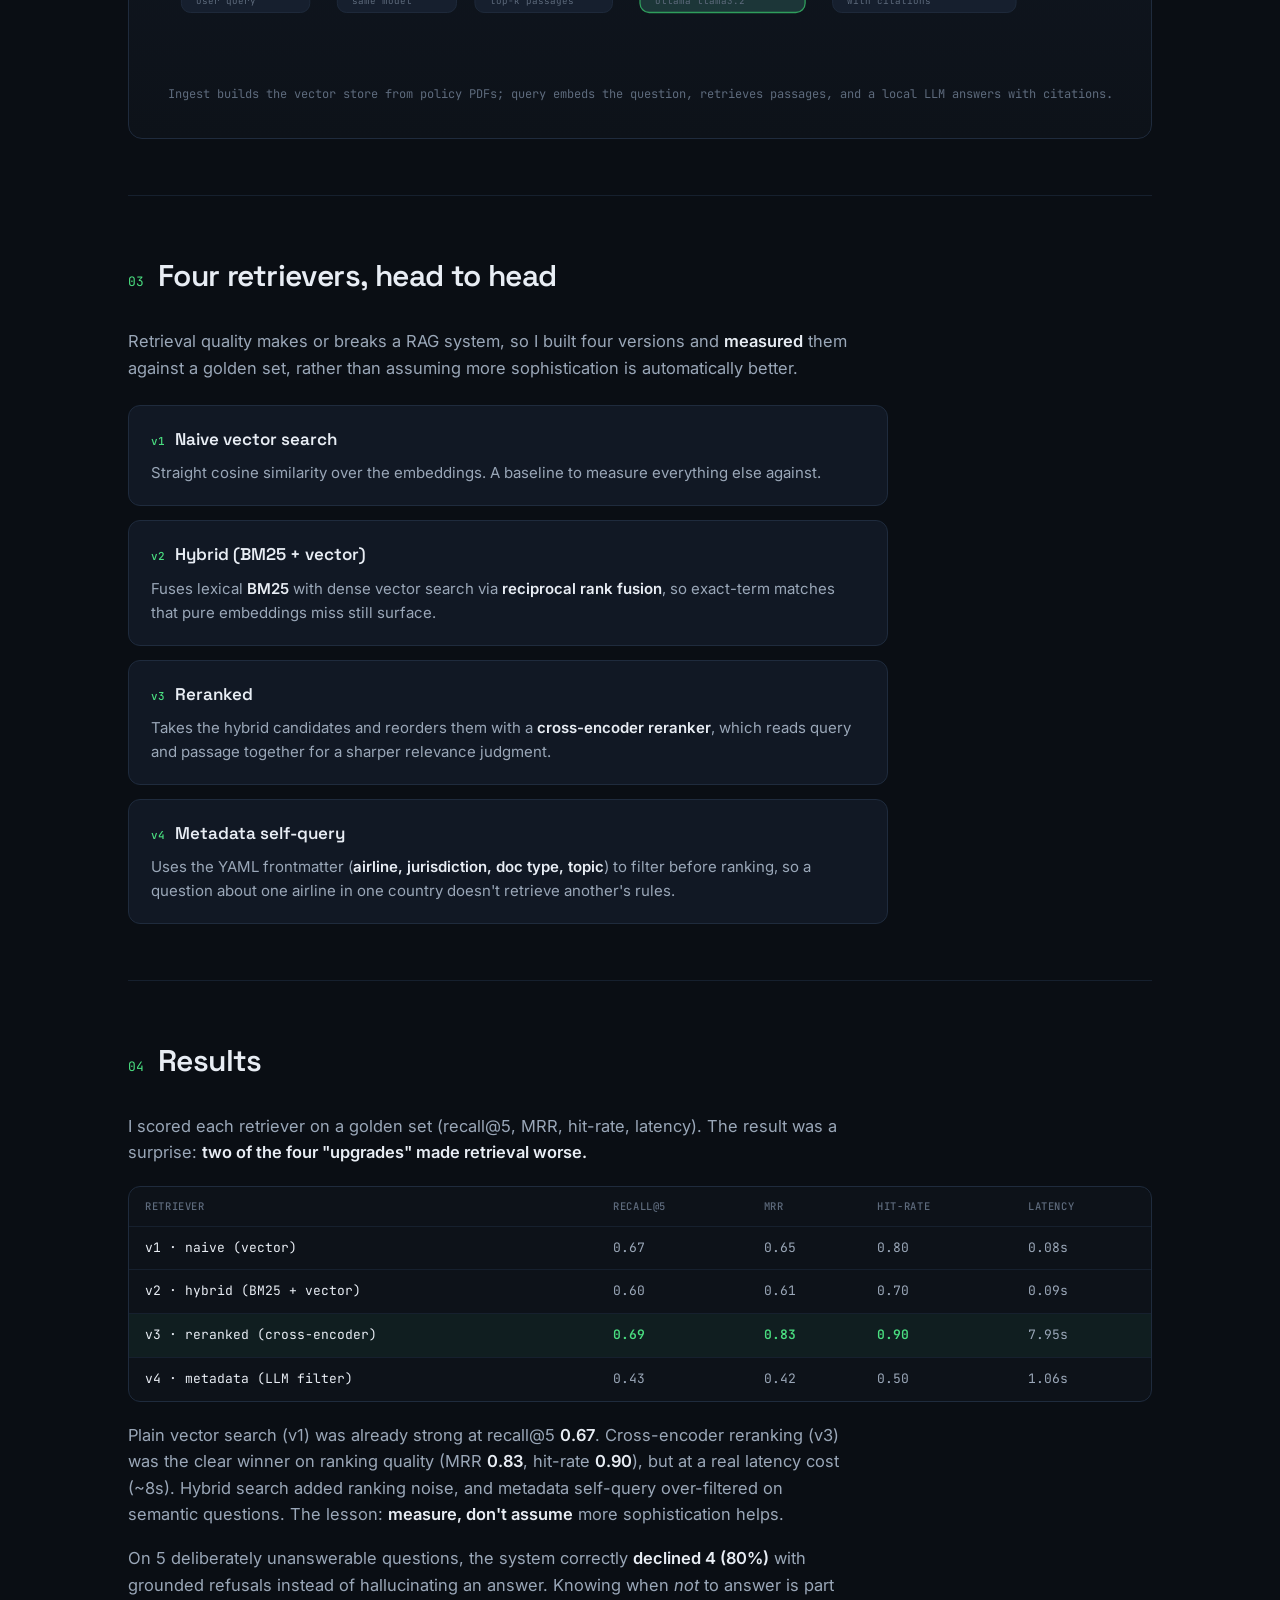
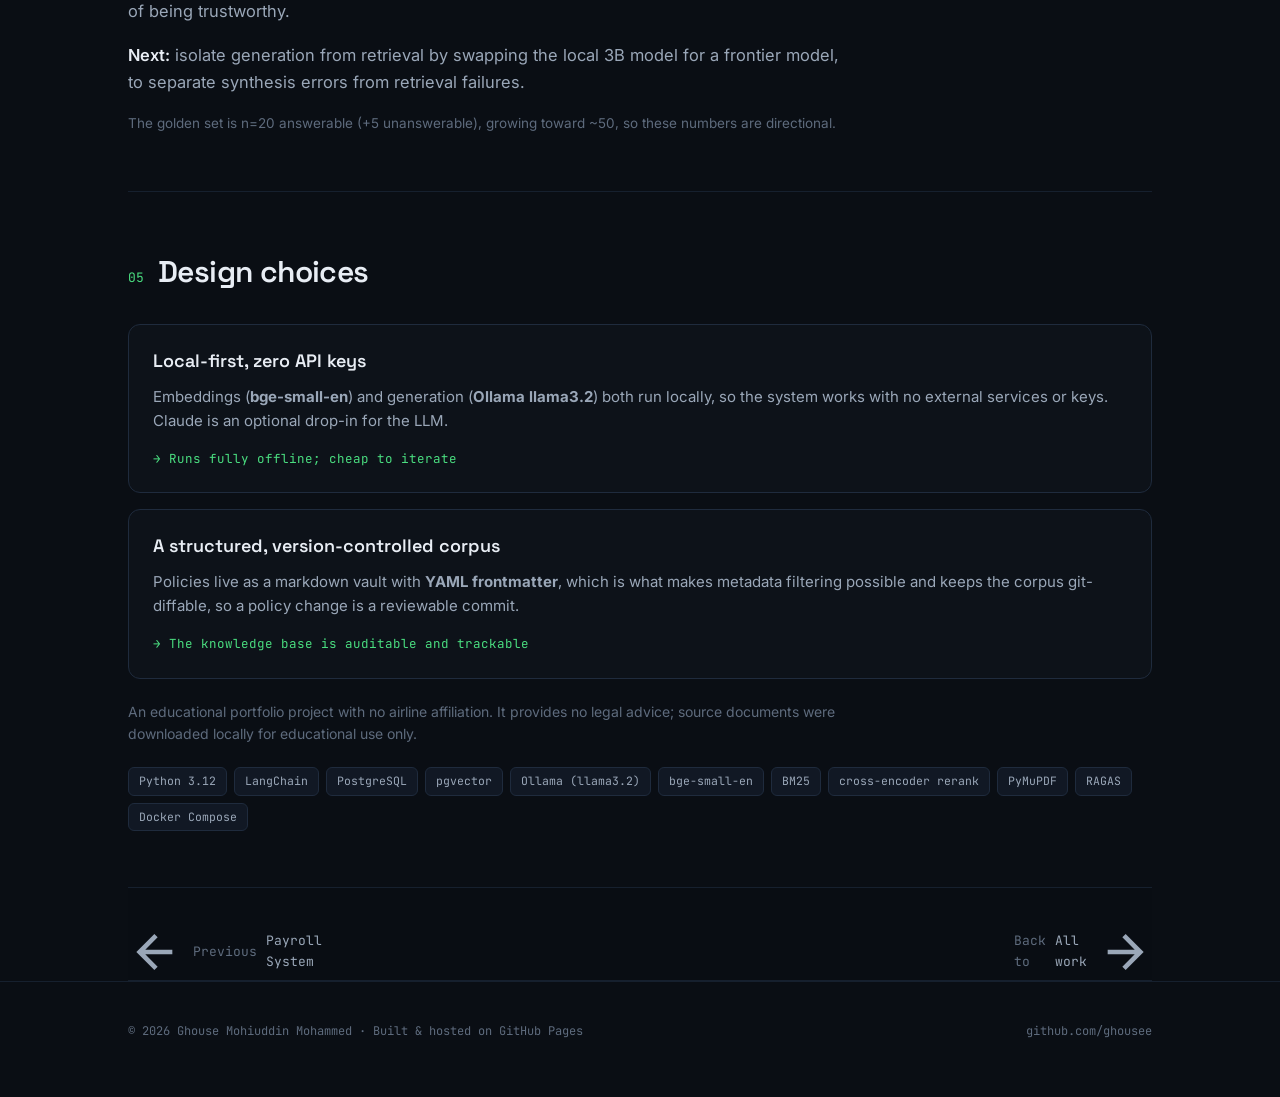
<file: work/flight-refund-rag.html>
<!DOCTYPE html>
<html lang="en">
<head>
<meta charset="UTF-8" />
<meta name="viewport" content="width=device-width, initial-scale=1.0" />
<meta name="theme-color" content="#0a0e14" />
<title>Flight Refund RAG · Ghouse Mohiuddin Mohammed</title>
<meta name="description" content="A local retrieval-augmented generation system that answers flight-cancellation refund questions grounded in airline and government policy, with citations. LangChain, PostgreSQL + pgvector, local embeddings, and four retrievers benchmarked on a golden set." />

<meta property="og:type" content="article" />
<meta property="og:title" content="Flight Refund RAG" />
<meta property="og:description" content="A citation-grounded RAG system over airline and government refund policy: LangChain, pgvector, a local LLM, and four retrievers (naive to hybrid to reranked to metadata self-query)." />
<meta property="og:image" content="../assets/img/Ghouse.jpg" />
<meta name="twitter:card" content="summary_large_image" />

<link rel="preconnect" href="https://fonts.googleapis.com" />
<link rel="preconnect" href="https://fonts.gstatic.com" crossorigin />
<link href="https://fonts.googleapis.com/css2?family=Space+Grotesk:wght@400;500;600;700&family=JetBrains+Mono:wght@400;500;600&family=Inter:wght@400;500;600&display=swap" rel="stylesheet" />
<link rel="stylesheet" href="../assets/style.css?v=15" />
</head>
<body>

<nav>
  <div class="wrap nav-inner">
    <a class="brand" href="../index.html"><span class="dot"></span>ghouse.dev</a>
    <div class="nav-links">
      <a href="../index.html#work"><span class="idx">←</span>All work</a>
      <a href="../index.html#contact"><span class="idx">05</span>Contact</a>
    </div>
  </div>
</nav>

<main class="wrap">

  <a class="cs-back" href="../index.html#work">
    <svg viewBox="0 0 24 24" fill="none" stroke="currentColor" stroke-width="2"><path d="M19 12H5M12 19l-7-7 7-7"/></svg>
    Back to all work
  </a>

  <!-- HERO -->
  <header class="cs-hero">
    <div class="cs-eyebrow">
      <span>Personal project</span>
      <span class="sep">·</span>
      <span>RAG / LLM</span>
      <span class="sep">·</span>
      <span>Python · LangChain · pgvector · Ollama</span>
    </div>
    <h1 class="cs-title">A RAG system that<br/><span style="color:var(--signal)">cites its sources</span>.</h1>
    <p class="cs-sub">A retrieval-augmented generation system that answers flight-cancellation refund questions grounded in real airline and government policy. Every answer carries <b>citations</b> to the source document, and the whole thing runs <b>locally with no API keys</b>.</p>

    <div class="status cs-metrics reveal">
      <div class="cell"><div class="k">Retrievers</div><div class="v">4<span class="u"> compared</span></div></div>
      <div class="cell"><div class="k">Best MRR</div><div class="v">0.83</div></div>
      <div class="cell"><div class="k">Grounded refusals</div><div class="v" style="font-size:clamp(16px,2.6vw,24px)">4/5</div></div>
      <div class="cell"><div class="k">API keys</div><div class="v">0</div></div>
    </div>
    <div class="tl-links" style="margin-top:24px;">
      <a href="https://github.com/ghousee/flight-refund-rag" target="_blank" rel="noopener">View source on GitHub <svg viewBox="0 0 24 24" fill="none" stroke="currentColor" stroke-width="2"><path d="M7 17L17 7M17 7H7M17 7v10"/></svg></a>
    </div>
  </header>

  <!-- 01 CONTEXT -->
  <section class="cs-sec">
    <div class="cs-sec-head reveal"><span class="cs-sec-num">01</span><span class="cs-sec-title">The problem</span></div>
    <div class="cs-prose reveal">
      <p>Refund rules for a cancelled flight are scattered across airline fare rules and government regulations, written in dense legal language. A plain LLM will answer confidently and sometimes wrongly, with nothing to check it against.</p>
      <p>The goal was answers you can trust: every response <b>grounded in a specific source passage</b> and <b>cited</b>, so a reader can verify it. That is a retrieval problem first and a generation problem second.</p>
    </div>
  </section>

  <!-- 02 ARCHITECTURE -->
  <section class="cs-sec" id="architecture">
    <div class="cs-sec-head reveal"><span class="cs-sec-num">02</span><span class="cs-sec-title">Architecture</span></div>
    <div class="cs-prose reveal" style="margin-bottom:24px;">
      <p>Two phases. <b>Ingest</b> runs offline: policy PDFs are parsed to a structured markdown vault, chunked, embedded, and stored in PostgreSQL. <b>Query</b> runs online: a question is embedded, matched against the vector store, and answered by a local LLM that quotes its sources.</p>
    </div>
    <figure class="cs-figure reveal">
      <svg viewBox="0 0 1040 360" role="img" aria-label="Ingest phase: PDFs are parsed with PyMuPDF into a markdown and YAML vault, chunked and embedded, and stored in PostgreSQL with pgvector. Query phase: a question is embedded, retrieved from the vector store, passed to a local LLM, and returned as a cited answer.">
        <text class="dg-stage" x="20" y="42">Ingest · offline</text>
        <text class="dg-stage" x="20" y="236">Query · online</text>

        <!-- ingest edges -->
        <path class="dg-edge-live" d="M160 82 H 190" />
        <path class="dg-edge-live" d="M340 82 H 370" />
        <path class="dg-edge-live" d="M530 82 H 560" />
        <path class="dg-edge-live" d="M650 105 V 132 H 555 V 150" />
        <!-- store feeds retrieve -->
        <path class="dg-edge" d="M470 208 V 230 H 415 V 250" />
        <!-- query edges -->
        <path class="dg-edge-live" d="M160 272 H 190" />
        <path class="dg-edge-live" d="M320 272 H 340" />
        <path class="dg-edge-live" d="M490 272 H 520" />
        <path class="dg-edge-live" d="M700 272 H 730" />

        <!-- ingest nodes -->
        <rect class="dg-node" x="20" y="60" width="140" height="46" rx="10"/><text class="dg-label" x="36" y="82">PDFs</text><text class="dg-sub" x="36" y="97">airline + gov policy</text>
        <rect class="dg-node" x="190" y="60" width="150" height="46" rx="10"/><text class="dg-label" x="206" y="82">Parse</text><text class="dg-sub" x="206" y="97">PyMuPDF</text>
        <rect class="dg-node" x="370" y="60" width="160" height="46" rx="10"/><text class="dg-label" x="386" y="82">Vault</text><text class="dg-sub" x="386" y="97">markdown + YAML</text>
        <rect class="dg-node" x="560" y="60" width="180" height="46" rx="10"/><text class="dg-label" x="576" y="82">Chunk + embed</text><text class="dg-sub" x="576" y="97">bge-small-en</text>

        <!-- vector store hub -->
        <rect class="dg-node-core" x="430" y="150" width="250" height="58" rx="11"/><text class="dg-label" x="448" y="178">PostgreSQL + pgvector</text><text class="dg-sub" x="448" y="196">384-dim vector store</text>

        <!-- query nodes -->
        <rect class="dg-node" x="20" y="250" width="140" height="46" rx="10"/><text class="dg-label" x="36" y="272">Question</text><text class="dg-sub" x="36" y="287">user query</text>
        <rect class="dg-node" x="190" y="250" width="130" height="46" rx="10"/><text class="dg-label" x="206" y="272">Embed</text><text class="dg-sub" x="206" y="287">same model</text>
        <rect class="dg-node" x="340" y="250" width="150" height="46" rx="10"/><text class="dg-label" x="356" y="272">Retrieve</text><text class="dg-sub" x="356" y="287">top-k passages</text>
        <rect class="dg-node-core" x="520" y="250" width="180" height="46" rx="10"/><text class="dg-label" x="536" y="272">LLM</text><text class="dg-sub" x="536" y="287">Ollama llama3.2</text>
        <rect class="dg-node" x="730" y="250" width="200" height="46" rx="10"/><text class="dg-label" x="746" y="272">Answer</text><text class="dg-sub" x="746" y="287">with citations</text>
      </svg>
      <figcaption class="cs-figcap">Ingest builds the vector store from policy PDFs; query embeds the question, retrieves passages, and a local LLM answers with citations.</figcaption>
    </figure>
  </section>

  <!-- 03 RETRIEVERS -->
  <section class="cs-sec">
    <div class="cs-sec-head reveal"><span class="cs-sec-num">03</span><span class="cs-sec-title">Four retrievers, head to head</span></div>
    <div class="cs-prose reveal" style="margin-bottom:24px;">
      <p>Retrieval quality makes or breaks a RAG system, so I built four versions and <b>measured</b> them against a golden set, rather than assuming more sophistication is automatically better.</p>
    </div>
    <div class="cs-decisions">
      <div class="cs-decision reveal">
        <h4 data-k="v1">Naive vector search</h4>
        <p>Straight cosine similarity over the embeddings. A baseline to measure everything else against.</p>
      </div>
      <div class="cs-decision reveal">
        <h4 data-k="v2">Hybrid (BM25 + vector)</h4>
        <p>Fuses lexical <b>BM25</b> with dense vector search via <b>reciprocal rank fusion</b>, so exact-term matches that pure embeddings miss still surface.</p>
      </div>
      <div class="cs-decision reveal">
        <h4 data-k="v3">Reranked</h4>
        <p>Takes the hybrid candidates and reorders them with a <b>cross-encoder reranker</b>, which reads query and passage together for a sharper relevance judgment.</p>
      </div>
      <div class="cs-decision reveal">
        <h4 data-k="v4">Metadata self-query</h4>
        <p>Uses the YAML frontmatter (<b>airline, jurisdiction, doc type, topic</b>) to filter before ranking, so a question about one airline in one country doesn't retrieve another's rules.</p>
      </div>
    </div>
  </section>

  <!-- 04 RESULTS -->
  <section class="cs-sec">
    <div class="cs-sec-head reveal"><span class="cs-sec-num">04</span><span class="cs-sec-title">Results</span></div>
    <div class="cs-prose reveal" style="margin-bottom:20px;">
      <p>I scored each retriever on a golden set (recall@5, MRR, hit-rate, latency). The result was a surprise: <b>two of the four "upgrades" made retrieval worse.</b></p>
    </div>
    <div class="cs-table-wrap reveal">
      <table class="cs-table">
        <thead><tr><th>Retriever</th><th>recall@5</th><th>MRR</th><th>hit-rate</th><th>latency</th></tr></thead>
        <tbody>
          <tr><td>v1 &middot; naive (vector)</td><td>0.67</td><td>0.65</td><td>0.80</td><td>0.08s</td></tr>
          <tr><td>v2 &middot; hybrid (BM25 + vector)</td><td>0.60</td><td>0.61</td><td>0.70</td><td>0.09s</td></tr>
          <tr class="win"><td>v3 &middot; reranked (cross-encoder)</td><td class="best">0.69</td><td class="best">0.83</td><td class="best">0.90</td><td>7.95s</td></tr>
          <tr><td>v4 &middot; metadata (LLM filter)</td><td>0.43</td><td>0.42</td><td>0.50</td><td>1.06s</td></tr>
        </tbody>
      </table>
    </div>
    <div class="cs-prose reveal" style="margin-top:20px;">
      <p>Plain vector search (v1) was already strong at recall@5 <b>0.67</b>. Cross-encoder reranking (v3) was the clear winner on ranking quality (MRR <b>0.83</b>, hit-rate <b>0.90</b>), but at a real latency cost (~8s). Hybrid search added ranking noise, and metadata self-query over-filtered on semantic questions. The lesson: <b>measure, don't assume</b> more sophistication helps.</p>
      <p>On 5 deliberately unanswerable questions, the system correctly <b>declined 4 (80%)</b> with grounded refusals instead of hallucinating an answer. Knowing when <i>not</i> to answer is part of being trustworthy.</p>
      <p><b>Next:</b> isolate generation from retrieval by swapping the local 3B model for a frontier model, to separate synthesis errors from retrieval failures.</p>
      <p style="font-size:13.5px;color:var(--ink-faint)">The golden set is n=20 answerable (+5 unanswerable), growing toward ~50, so these numbers are directional.</p>
    </div>
  </section>

  <!-- 05 DESIGN CHOICES -->
  <section class="cs-sec">
    <div class="cs-sec-head reveal"><span class="cs-sec-num">05</span><span class="cs-sec-title">Design choices</span></div>
    <div class="cs-builds">
      <div class="cs-build reveal">
        <h4>Local-first, zero API keys</h4>
        <p>Embeddings (<b>bge-small-en</b>) and generation (<b>Ollama llama3.2</b>) both run locally, so the system works with no external services or keys. Claude is an optional drop-in for the LLM.</p>
        <span class="result">Runs fully offline; cheap to iterate</span>
      </div>
      <div class="cs-build reveal">
        <h4>A structured, version-controlled corpus</h4>
        <p>Policies live as a markdown vault with <b>YAML frontmatter</b>, which is what makes metadata filtering possible and keeps the corpus git-diffable, so a policy change is a reviewable commit.</p>
        <span class="result">The knowledge base is auditable and trackable</span>
      </div>
    </div>
    <div class="cs-prose reveal" style="margin-top:22px;">
      <p style="font-size:14px;color:var(--ink-faint)">An educational portfolio project with no airline affiliation. It provides no legal advice; source documents were downloaded locally for educational use only.</p>
    </div>
    <div class="stack reveal" style="margin-top:22px;">
      <span class="chip">Python 3.12</span><span class="chip">LangChain</span><span class="chip">PostgreSQL</span><span class="chip">pgvector</span><span class="chip">Ollama (llama3.2)</span><span class="chip">bge-small-en</span><span class="chip">BM25</span><span class="chip">cross-encoder rerank</span><span class="chip">PyMuPDF</span><span class="chip">RAGAS</span><span class="chip">Docker Compose</span>
    </div>
  </section>

  <!-- prev / next -->
  <nav class="cs-foot-nav">
    <a href="payroll-system.html"><svg viewBox="0 0 24 24" fill="none" stroke="currentColor" stroke-width="2"><path d="M19 12H5M12 19l-7-7 7-7"/></svg> <span class="label">Previous</span> Payroll System</a>
    <a href="../index.html#work"><span class="label">Back to</span> All work <svg viewBox="0 0 24 24" fill="none" stroke="currentColor" stroke-width="2"><path d="M5 12h14M12 5l7 7-7 7"/></svg></a>
  </nav>

</main>

<footer>
  <div class="wrap foot-inner">
    <div>© <span id="yr"></span> Ghouse Mohiuddin Mohammed · Built &amp; hosted on GitHub Pages</div>
    <div><a href="https://github.com/ghousee" target="_blank" rel="noopener">github.com/ghousee</a></div>
  </div>
</footer>

<script src="../assets/site.js?v=5" defer></script>
</body>
</html>
</file>
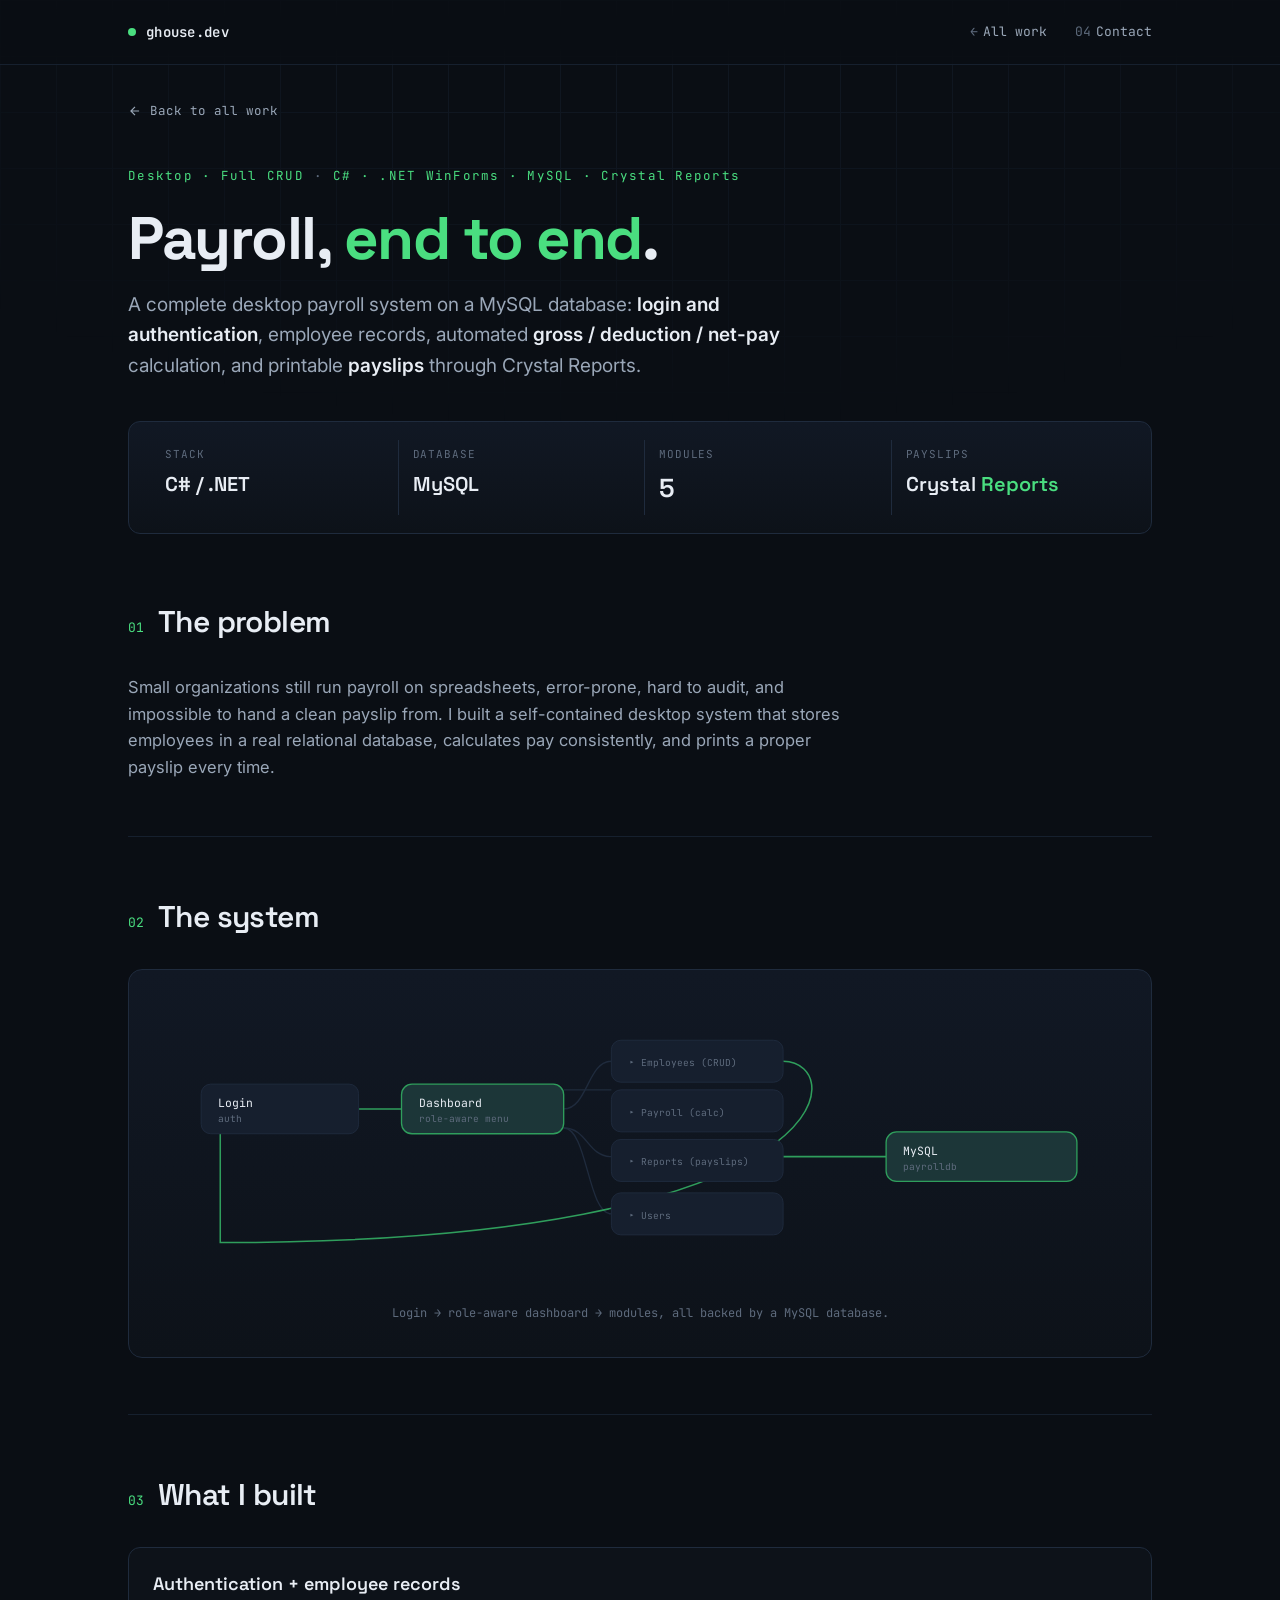
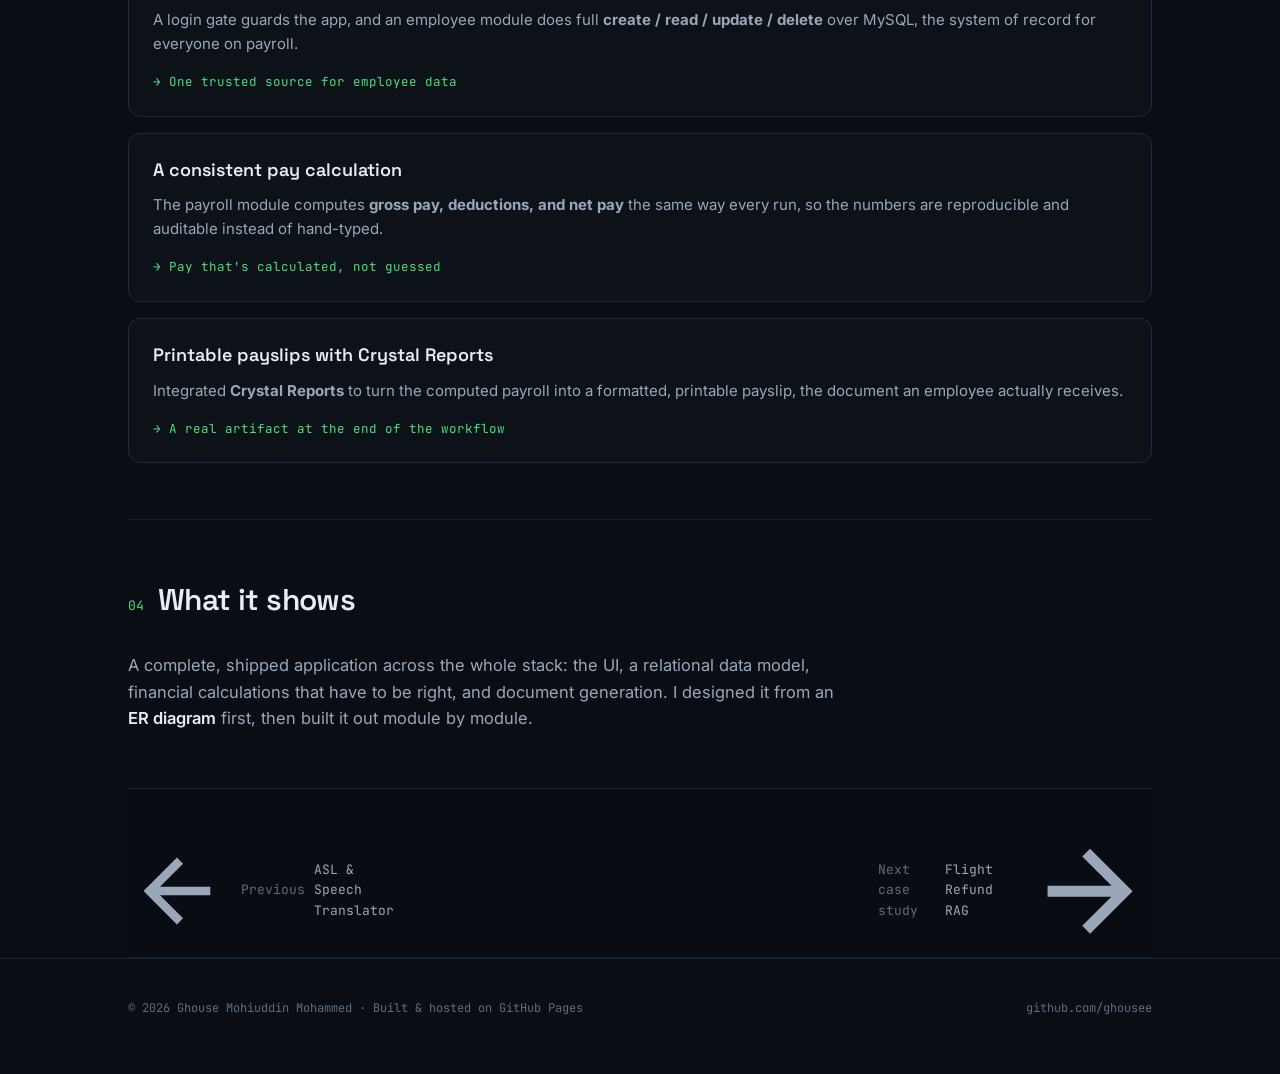
<file: work/payroll-system.html>
<!DOCTYPE html>
<html lang="en">
<head>
<meta charset="UTF-8" />
<meta name="viewport" content="width=device-width, initial-scale=1.0" />
<meta name="theme-color" content="#0a0e14" />
<title>Payroll Management System, Ghouse Mohiuddin Mohammed</title>
<meta name="description" content="A complete C# (.NET WinForms) payroll desktop application over MySQL, authentication, employee records, automated gross/deduction/net-pay calculation, and printable payslips via Crystal Reports." />
<meta property="og:type" content="article" />
<meta property="og:title" content="Payroll Management System" />
<meta property="og:description" content="A complete C#/.NET + MySQL payroll system: auth, employee CRUD, salary calculation, and Crystal Reports payslips." />
<meta property="og:image" content="../assets/img/Ghouse.jpg" />
<meta name="twitter:card" content="summary_large_image" />
<link rel="preconnect" href="https://fonts.googleapis.com" />
<link rel="preconnect" href="https://fonts.gstatic.com" crossorigin />
<link href="https://fonts.googleapis.com/css2?family=Space+Grotesk:wght@400;500;600;700&family=JetBrains+Mono:wght@400;500;600&family=Inter:wght@400;500;600&display=swap" rel="stylesheet" />
<link rel="stylesheet" href="../assets/style.css?v=15" />
</head>
<body>

<nav>
  <div class="wrap nav-inner">
    <a class="brand" href="../index.html"><span class="dot"></span>ghouse.dev</a>
    <div class="nav-links">
      <a href="../index.html#work"><span class="idx">←</span>All work</a>
      <a href="../index.html#contact"><span class="idx">04</span>Contact</a>
    </div>
  </div>
</nav>

<main class="wrap">
  <a class="cs-back" href="../index.html#work">
    <svg viewBox="0 0 24 24" fill="none" stroke="currentColor" stroke-width="2"><path d="M19 12H5M12 19l-7-7 7-7"/></svg>
    Back to all work
  </a>

  <header class="cs-hero">
    <div class="cs-eyebrow"><span>Desktop · Full CRUD</span><span class="sep">·</span><span>C# · .NET WinForms · MySQL · Crystal Reports</span></div>
    <h1 class="cs-title">Payroll, <span style="color:var(--signal)">end to end</span>.</h1>
    <p class="cs-sub">A complete desktop payroll system on a MySQL database: <b>login and authentication</b>, employee records, automated <b>gross / deduction / net-pay</b> calculation, and printable <b>payslips</b> through Crystal Reports.</p>

    <div class="status cs-metrics reveal">
      <div class="cell"><div class="k">Stack</div><div class="v" style="font-size:clamp(15px,2.4vw,20px)">C# / .NET</div></div>
      <div class="cell"><div class="k">Database</div><div class="v" style="font-size:clamp(15px,2.4vw,20px)">MySQL</div></div>
      <div class="cell"><div class="k">Modules</div><div class="v">5</div></div>
      <div class="cell"><div class="k">Payslips</div><div class="v" style="font-size:clamp(15px,2.4vw,20px)">Crystal<span class="u"> Reports</span></div></div>
    </div>
  </header>

  <section class="cs-sec">
    <div class="cs-sec-head reveal"><span class="cs-sec-num">01</span><span class="cs-sec-title">The problem</span></div>
    <div class="cs-prose reveal">
      <p>Small organizations still run payroll on spreadsheets, error-prone, hard to audit, and impossible to hand a clean payslip from. I built a self-contained desktop system that stores employees in a real relational database, calculates pay consistently, and prints a proper payslip every time.</p>
    </div>
  </section>

  <section class="cs-sec" id="modules">
    <div class="cs-sec-head reveal"><span class="cs-sec-num">02</span><span class="cs-sec-title">The system</span></div>
    <figure class="cs-figure reveal">
      <svg viewBox="0 0 1000 300" role="img" aria-label="A login gate leads to four modules, employees, payroll, reports, and users, all backed by a MySQL database.">
        <path class="dg-edge-live" d="M205 110 H 250"/>
        <path class="dg-edge" d="M420 90 H 470"/>
        <path class="dg-edge" d="M420 110 C 445 110, 445 60, 470 60"/>
        <path class="dg-edge" d="M420 130 C 445 130, 445 160, 470 160"/>
        <path class="dg-edge" d="M420 130 C 445 130, 445 220, 470 220"/>
        <path class="dg-edge-live" d="M650 60 C 720 60, 720 250, 60 250 L 60 136"/>
        <path class="dg-edge-live" d="M650 160 H 758"/>

        <rect class="dg-node" x="40" y="84" width="165" height="52" rx="10"/><text class="dg-label" x="58" y="108">Login</text><text class="dg-sub" x="58" y="124">auth</text>
        <rect class="dg-node-core" x="250" y="84" width="170" height="52" rx="11"/><text class="dg-label" x="268" y="108">Dashboard</text><text class="dg-sub" x="268" y="124">role-aware menu</text>

        <rect class="dg-node" x="470" y="38" width="180" height="44" rx="10"/><text class="dg-sub" x="488" y="65">▸ Employees (CRUD)</text>
        <rect class="dg-node" x="470" y="90" width="180" height="44" rx="10"/><text class="dg-sub" x="488" y="117">▸ Payroll (calc)</text>
        <rect class="dg-node" x="470" y="142" width="180" height="44" rx="10"/><text class="dg-sub" x="488" y="169">▸ Reports (payslips)</text>
        <rect class="dg-node" x="470" y="198" width="180" height="44" rx="10"/><text class="dg-sub" x="488" y="225">▸ Users</text>

        <rect class="dg-node-core" x="758" y="134" width="200" height="52" rx="11"/><text class="dg-label" x="776" y="158">MySQL</text><text class="dg-sub" x="776" y="174">payrolldb</text>
      </svg>
      <figcaption class="cs-figcap">Login → role-aware dashboard → modules, all backed by a MySQL database.</figcaption>
    </figure>
  </section>

  <section class="cs-sec">
    <div class="cs-sec-head reveal"><span class="cs-sec-num">03</span><span class="cs-sec-title">What I built</span></div>
    <div class="cs-builds">
      <div class="cs-build reveal">
        <h4>Authentication + employee records</h4>
        <p>A login gate guards the app, and an employee module does full <b>create / read / update / delete</b> over MySQL, the system of record for everyone on payroll.</p>
        <span class="result">One trusted source for employee data</span>
      </div>
      <div class="cs-build reveal">
        <h4>A consistent pay calculation</h4>
        <p>The payroll module computes <b>gross pay, deductions, and net pay</b> the same way every run, so the numbers are reproducible and auditable instead of hand-typed.</p>
        <span class="result">Pay that's calculated, not guessed</span>
      </div>
      <div class="cs-build reveal">
        <h4>Printable payslips with Crystal Reports</h4>
        <p>Integrated <b>Crystal Reports</b> to turn the computed payroll into a formatted, printable payslip, the document an employee actually receives.</p>
        <span class="result">A real artifact at the end of the workflow</span>
      </div>
    </div>
  </section>

  <section class="cs-sec">
    <div class="cs-sec-head reveal"><span class="cs-sec-num">04</span><span class="cs-sec-title">What it shows</span></div>
    <div class="cs-prose reveal">
      <p>A complete, shipped application across the whole stack: the UI, a relational data model, financial calculations that have to be right, and document generation. I designed it from an <b>ER diagram</b> first, then built it out module by module.</p>
    </div>
  </section>

  <nav class="cs-foot-nav">
    <a href="asl-translator.html"><svg viewBox="0 0 24 24" fill="none" stroke="currentColor" stroke-width="2"><path d="M19 12H5M12 19l-7-7 7-7"/></svg> <span class="label">Previous</span> ASL &amp; Speech Translator</a>
    <a href="flight-refund-rag.html"><span class="label">Next case study</span> Flight Refund RAG <svg viewBox="0 0 24 24" fill="none" stroke="currentColor" stroke-width="2"><path d="M5 12h14M12 5l7 7-7 7"/></svg></a>
  </nav>
</main>

<footer>
  <div class="wrap foot-inner">
    <div>© <span id="yr"></span> Ghouse Mohiuddin Mohammed · Built &amp; hosted on GitHub Pages</div>
    <div><a href="https://github.com/ghousee" target="_blank" rel="noopener">github.com/ghousee</a></div>
  </div>
</footer>
<script src="../assets/site.js?v=5" defer></script>
</body>
</html>
</file>
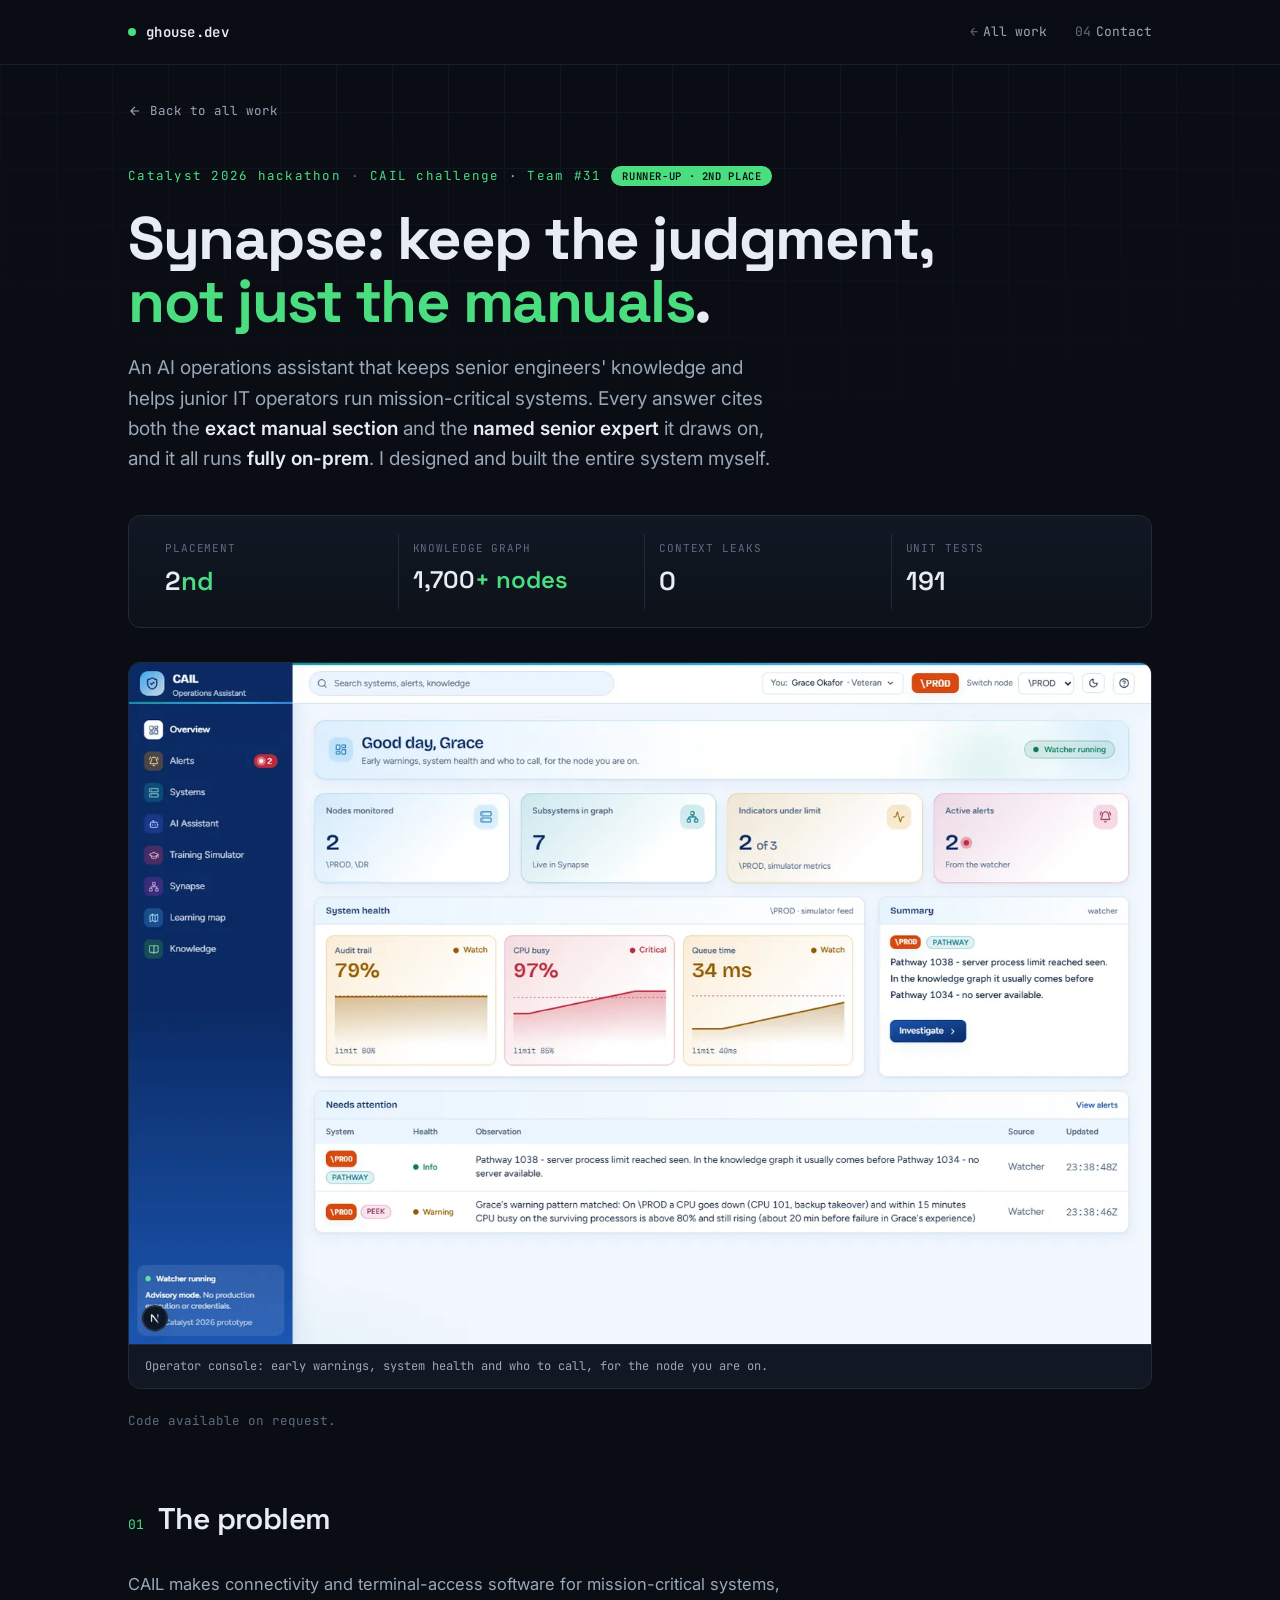
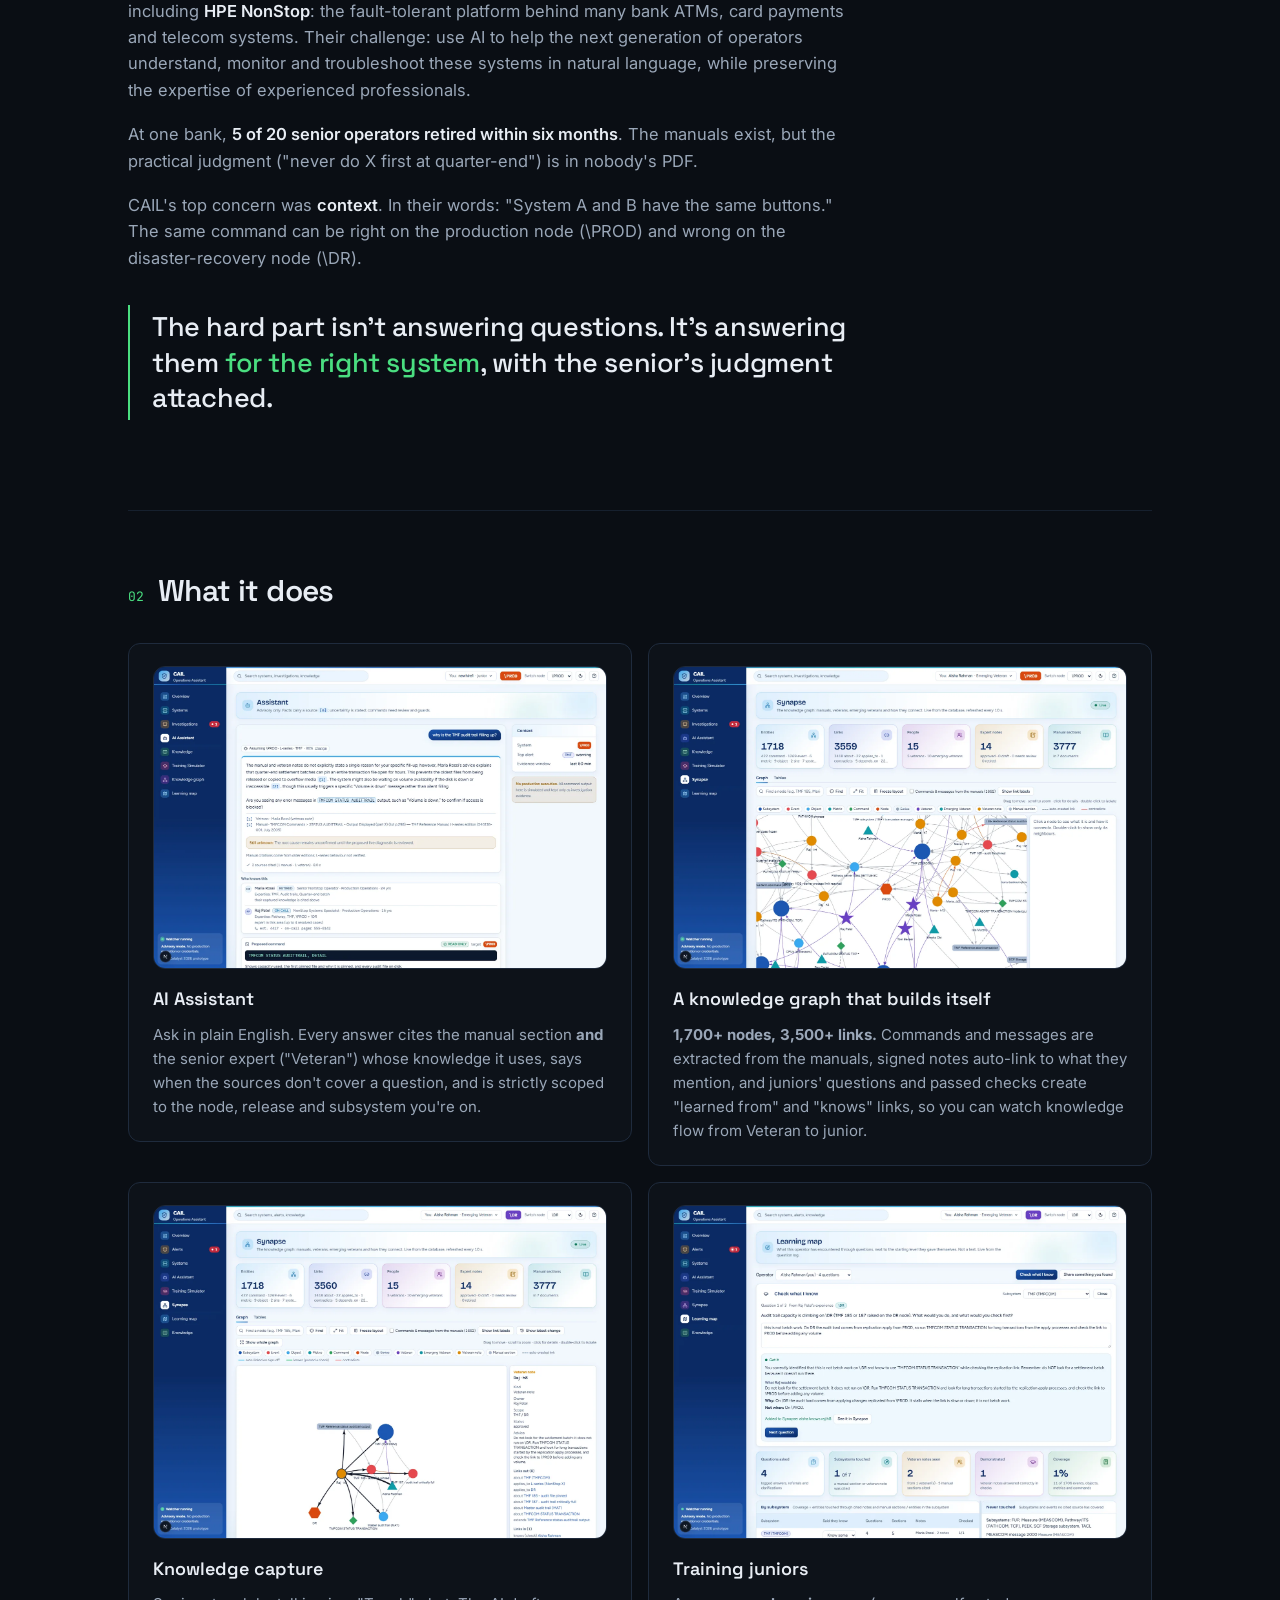
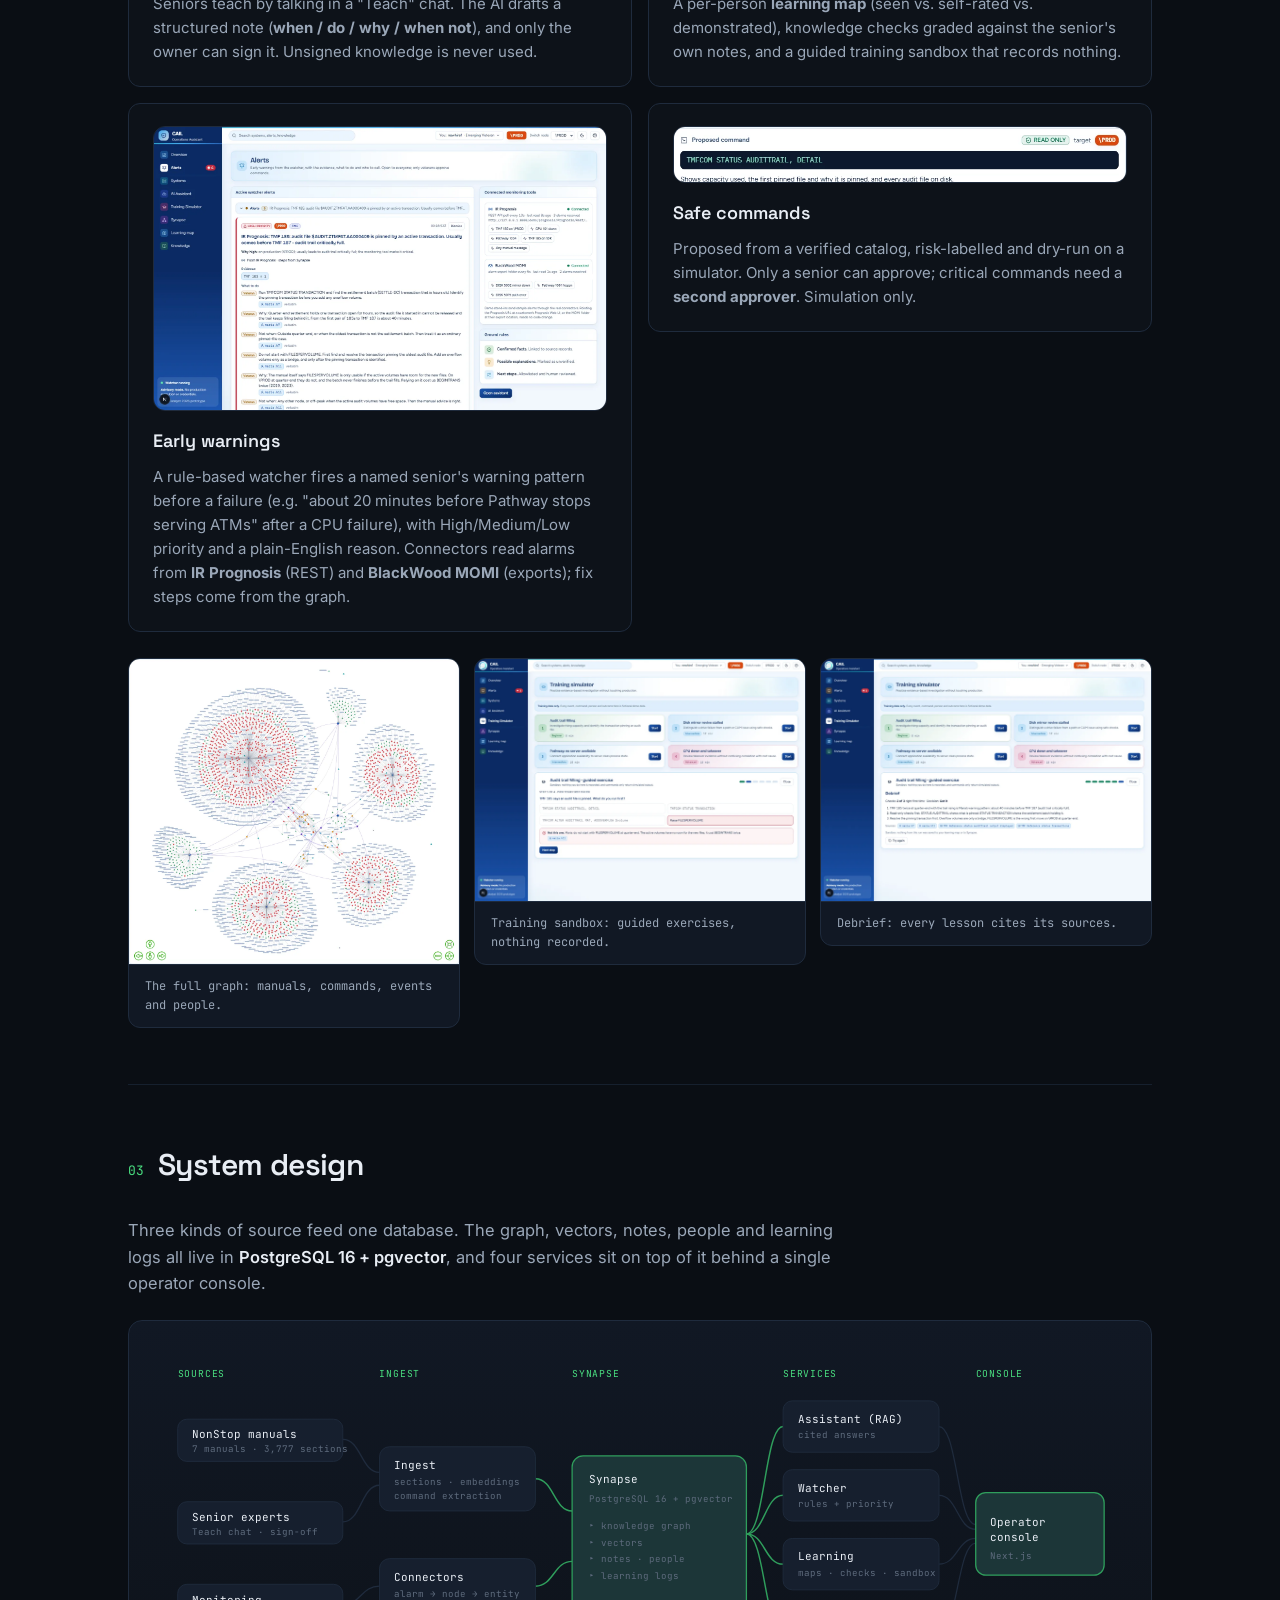
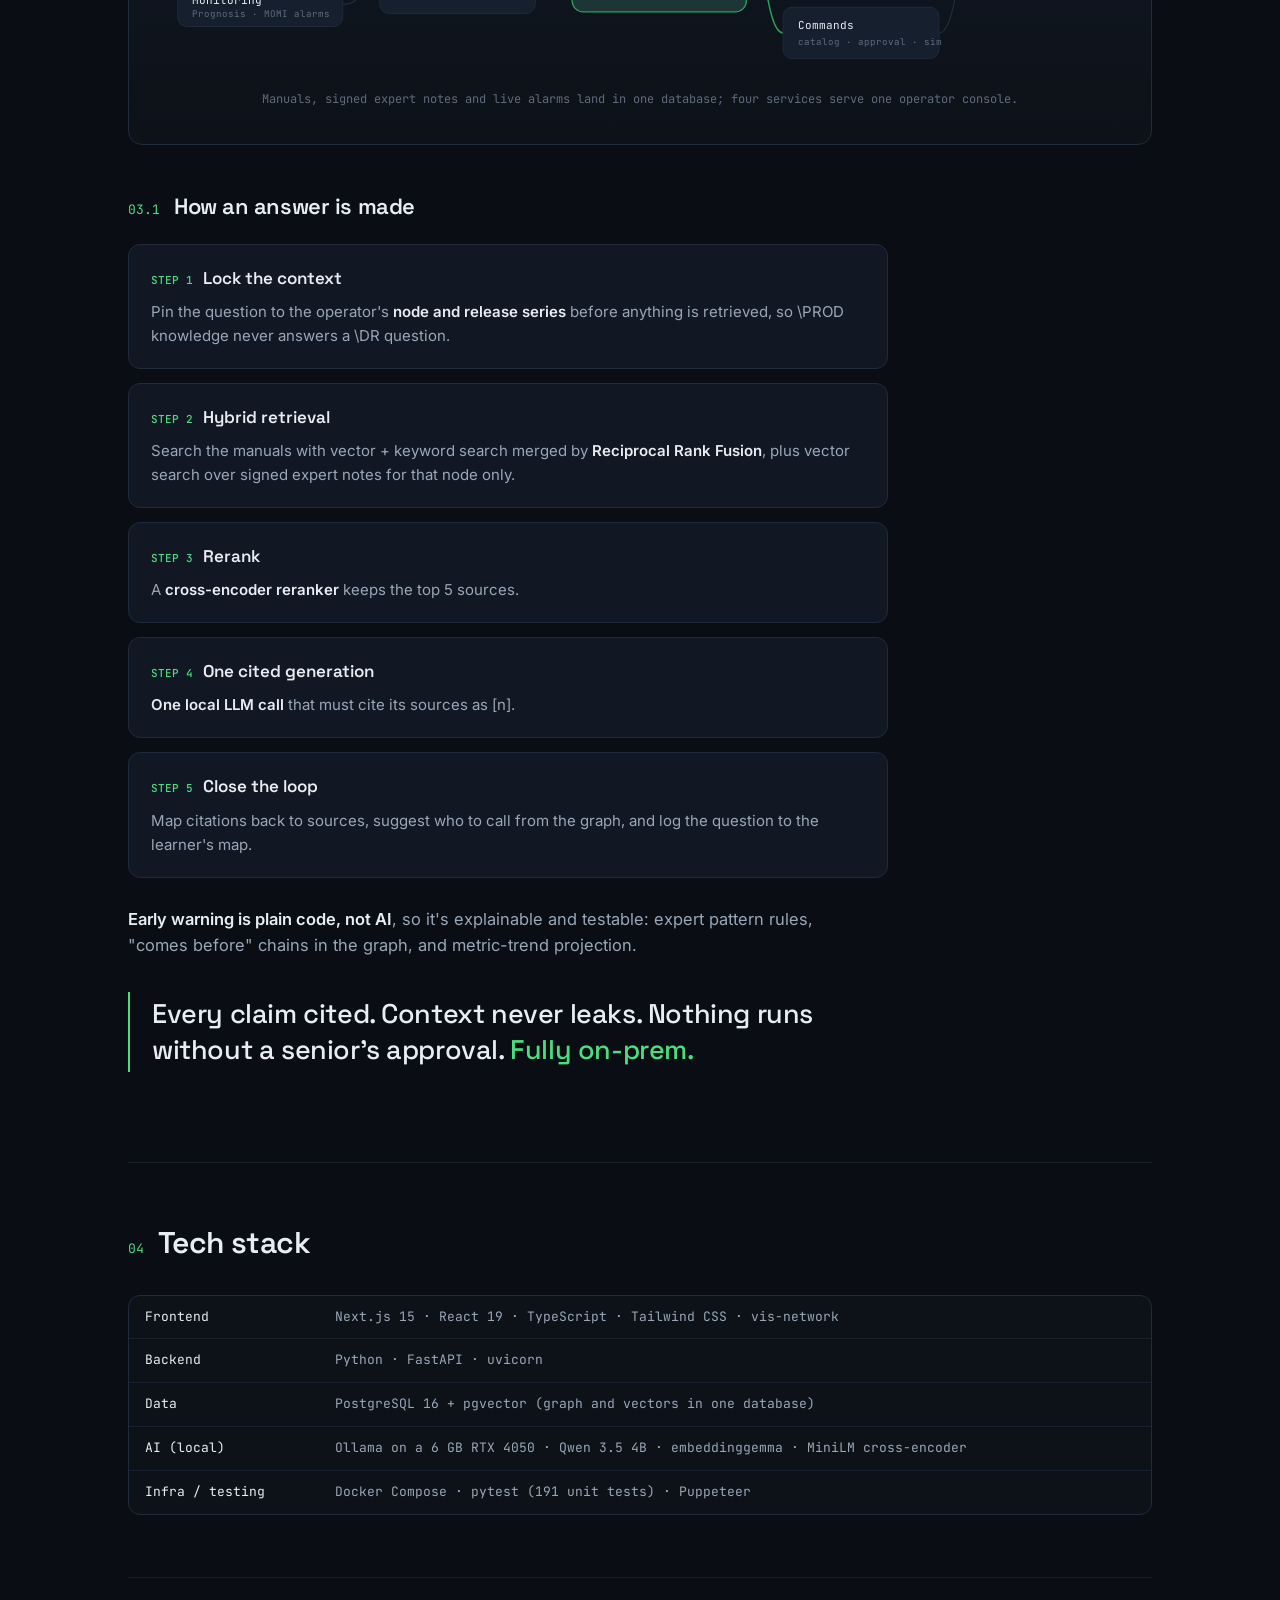
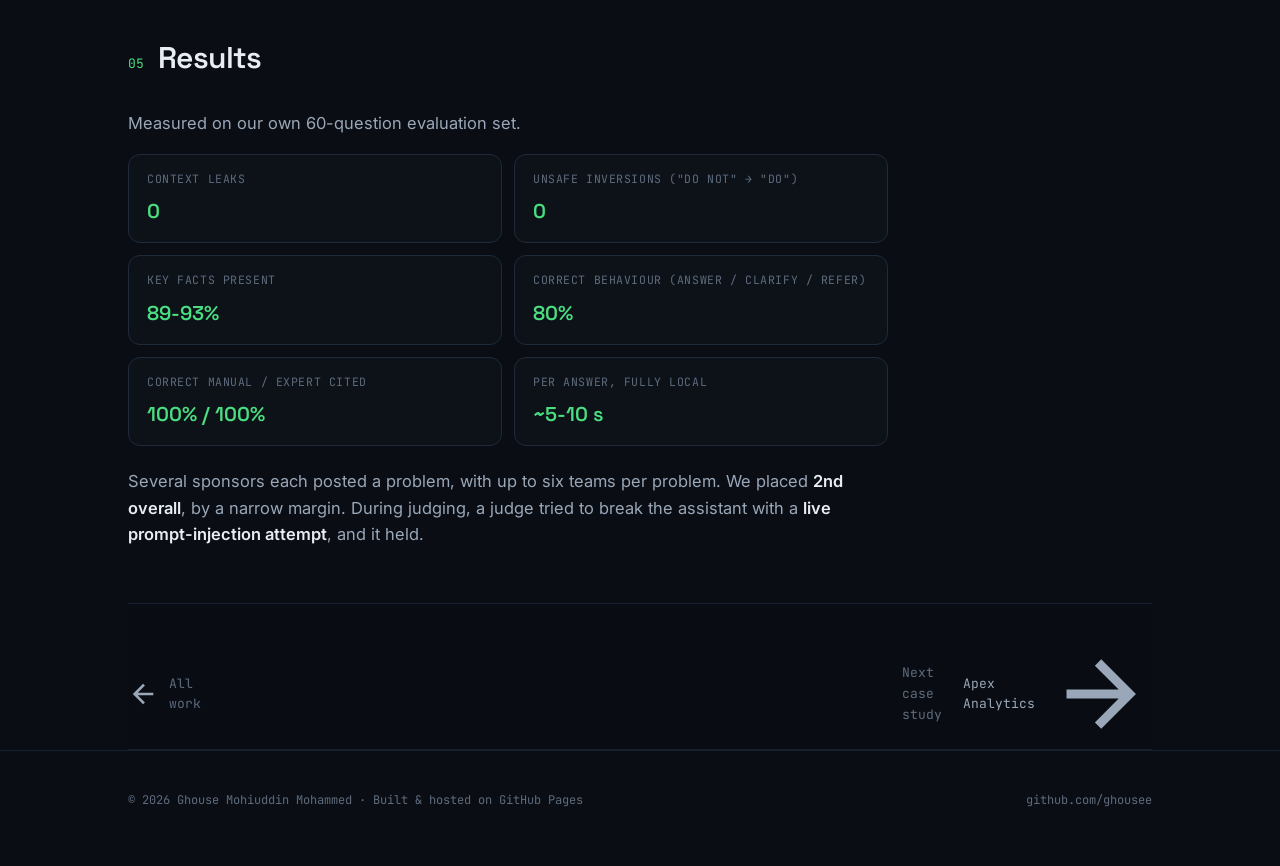
<file: work/synapse.html>
<!DOCTYPE html>
<html lang="en">
<head>
<meta charset="UTF-8" />
<meta name="viewport" content="width=device-width, initial-scale=1.0" />
<meta name="theme-color" content="#0a0e14" />
<title>Synapse, Catalyst 2026 Runner-up · Ghouse Mohiuddin Mohammed</title>
<meta name="description" content="Synapse: an on-prem AI operations assistant for HPE NonStop that preserves senior engineers' judgment and helps junior IT operators. Runner-up (2nd place) at the Catalyst 2026 hackathon, CAIL challenge." />

<meta property="og:type" content="article" />
<meta property="og:title" content="Synapse, Catalyst 2026 Runner-up" />
<meta property="og:description" content="An on-prem AI ops assistant for mission-critical systems. Every answer cites the manual section and the senior expert behind it. 0 context leaks, held against a live prompt-injection attempt." />
<meta property="og:image" content="../assets/img/Ghouse.jpg" />
<meta name="twitter:card" content="summary_large_image" />

<link rel="preconnect" href="https://fonts.googleapis.com" />
<link rel="preconnect" href="https://fonts.gstatic.com" crossorigin />
<link href="https://fonts.googleapis.com/css2?family=Space+Grotesk:wght@400;500;600;700&family=JetBrains+Mono:wght@400;500;600&family=Inter:wght@400;500;600&display=swap" rel="stylesheet" />
<link rel="stylesheet" href="../assets/style.css?v=15" />
</head>
<body>

<nav>
  <div class="wrap nav-inner">
    <a class="brand" href="../index.html"><span class="dot"></span>ghouse.dev</a>
    <div class="nav-links">
      <a href="../index.html#work"><span class="idx">←</span>All work</a>
      <a href="../index.html#contact"><span class="idx">04</span>Contact</a>
    </div>
  </div>
</nav>

<main class="wrap">

  <a class="cs-back" href="../index.html#work">
    <svg viewBox="0 0 24 24" fill="none" stroke="currentColor" stroke-width="2"><path d="M19 12H5M12 19l-7-7 7-7"/></svg>
    Back to all work
  </a>

  <!-- HERO -->
  <header class="cs-hero">
    <div class="cs-eyebrow">
      <span>Catalyst 2026 hackathon</span>
      <span class="sep">·</span>
      <span>CAIL challenge · Team #31</span>
      <span class="award">RUNNER-UP · 2ND PLACE</span>
    </div>
    <h1 class="cs-title">Synapse: keep the judgment,<br/><span style="color:var(--signal)">not just the manuals</span>.</h1>
    <p class="cs-sub">An AI operations assistant that keeps senior engineers' knowledge and helps junior IT operators run mission-critical systems. Every answer cites both the <b>exact manual section</b> and the <b>named senior expert</b> it draws on, and it all runs <b>fully on-prem</b>. I designed and built the entire system myself.</p>

    <div class="status cs-metrics reveal">
      <div class="cell"><div class="k">Placement</div><div class="v">2<span class="u">nd</span></div></div>
      <div class="cell"><div class="k">Knowledge graph</div><div class="v" style="font-size:clamp(16px,2.6vw,24px)">1,700<span class="u">+ nodes</span></div></div>
      <div class="cell"><div class="k">Context leaks</div><div class="v">0</div></div>
      <div class="cell"><div class="k">Unit tests</div><div class="v">191</div></div>
    </div>
    <div class="cs-hero-shot reveal"><a class="cs-shot" href="../assets/img/synapse/overview.webp" target="_blank" rel="noopener"><img src="../assets/img/synapse/overview.webp" alt="Synapse operator console overview: watcher alerts, system health and a named senior warning pattern" width="1400" height="933" decoding="async" /><div class="cap">Operator console: early warnings, system health and who to call, for the node you are on.</div></a></div>
    <p class="cs-note">Code available on request.</p>
  </header>

  <!-- 01 PROBLEM -->
  <section class="cs-sec">
    <div class="cs-sec-head reveal"><span class="cs-sec-num">01</span><span class="cs-sec-title">The problem</span></div>
    <div class="cs-prose reveal">
      <p>CAIL makes connectivity and terminal-access software for mission-critical systems, including <b>HPE NonStop</b>: the fault-tolerant platform behind many bank ATMs, card payments and telecom systems. Their challenge: use AI to help the next generation of operators understand, monitor and troubleshoot these systems in natural language, while preserving the expertise of experienced professionals.</p>
      <p>At one bank, <b>5 of 20 senior operators retired within six months</b>. The manuals exist, but the practical judgment ("never do X first at quarter-end") is in nobody's PDF.</p>
      <p>CAIL's top concern was <b>context</b>. In their words: "System A and B have the same buttons." The same command can be right on the production node (\PROD) and wrong on the disaster-recovery node (\DR).</p>
    </div>
    <blockquote class="cs-pull reveal">The hard part isn't answering questions. It's answering them <span class="accent">for the right system</span>, with the senior's judgment attached.</blockquote>
  </section>

  <!-- 02 WHAT IT DOES -->
  <section class="cs-sec">
    <div class="cs-sec-head reveal"><span class="cs-sec-num">02</span><span class="cs-sec-title">What it does</span></div>
    <div class="cs-builds two">
      <div class="cs-build reveal">
        <a class="cs-shot" href="../assets/img/synapse/assistant.webp" target="_blank" rel="noopener"><img src="../assets/img/synapse/assistant.webp" alt="AI assistant answer citing a veteran note and a manual section" width="1400" height="933" loading="lazy" decoding="async" /></a>
        <h4>AI Assistant</h4>
        <p>Ask in plain English. Every answer cites the manual section <b>and</b> the senior expert ("Veteran") whose knowledge it uses, says when the sources don't cover a question, and is strictly scoped to the node, release and subsystem you're on.</p>
      </div>
      <div class="cs-build reveal">
        <a class="cs-shot" href="../assets/img/synapse/graph.webp" target="_blank" rel="noopener"><img src="../assets/img/synapse/graph.webp" alt="Synapse knowledge graph with 1,718 entities and 3,559 links" width="1400" height="933" loading="lazy" decoding="async" /></a>
        <h4>A knowledge graph that builds itself</h4>
        <p><b>1,700+ nodes, 3,500+ links.</b> Commands and messages are extracted from the manuals, signed notes auto-link to what they mention, and juniors' questions and passed checks create "learned from" and "knows" links, so you can watch knowledge flow from Veteran to junior.</p>
      </div>
      <div class="cs-build reveal">
        <a class="cs-shot" href="../assets/img/synapse/knows-link.webp" target="_blank" rel="noopener"><img src="../assets/img/synapse/knows-link.webp" alt="A signed veteran note in the graph with the knows link it earned" width="1400" height="1027" loading="lazy" decoding="async" /></a>
        <h4>Knowledge capture</h4>
        <p>Seniors teach by talking in a "Teach" chat. The AI drafts a structured note (<b>when / do / why / when not</b>), and only the owner can sign it. Unsigned knowledge is never used.</p>
      </div>
      <div class="cs-build reveal">
        <a class="cs-shot" href="../assets/img/synapse/knowledge-check.webp" target="_blank" rel="noopener"><img src="../assets/img/synapse/knowledge-check.webp" alt="Knowledge check graded against the senior expert note" width="1400" height="1027" loading="lazy" decoding="async" /></a>
        <h4>Training juniors</h4>
        <p>A per-person <b>learning map</b> (seen vs. self-rated vs. demonstrated), knowledge checks graded against the senior's own notes, and a guided training sandbox that records nothing.</p>
      </div>
      <div class="cs-build reveal">
        <a class="cs-shot" href="../assets/img/synapse/alerts.webp" target="_blank" rel="noopener"><img src="../assets/img/synapse/alerts.webp" alt="High-priority alert from IR Prognosis with fix steps from veteran notes" width="1400" height="875" loading="lazy" decoding="async" /></a>
        <h4>Early warnings</h4>
        <p>A rule-based watcher fires a named senior's warning pattern before a failure (e.g. "about 20 minutes before Pathway stops serving ATMs" after a CPU failure), with High/Medium/Low priority and a plain-English reason. Connectors read alarms from <b>IR Prognosis</b> (REST) and <b>BlackWood MOMI</b> (exports); fix steps come from the graph.</p>
      </div>
      <div class="cs-build reveal">
        <a class="cs-shot" href="../assets/img/synapse/command.webp" target="_blank" rel="noopener"><img src="../assets/img/synapse/command.webp" alt="A proposed command, risk-labelled READ ONLY, targeting the production node" width="862" height="104" loading="lazy" decoding="async" /></a>
        <h4>Safe commands</h4>
        <p>Proposed from a verified catalog, risk-labelled and dry-run on a simulator. Only a senior can approve; critical commands need a <b>second approver</b>. Simulation only.</p>
      </div>
    </div>
    <div class="cs-gallery">
      <div class="reveal"><a class="cs-shot" href="../assets/img/synapse/graph-full.webp" target="_blank" rel="noopener"><img src="../assets/img/synapse/graph-full.webp" alt="The full Synapse knowledge graph" width="1140" height="1054" loading="lazy" decoding="async" /><div class="cap">The full graph: manuals, commands, events and people.</div></a></div>
      <div class="reveal"><a class="cs-shot" href="../assets/img/synapse/simulator.webp" target="_blank" rel="noopener"><img src="../assets/img/synapse/simulator.webp" alt="Training simulator guided exercise" width="1400" height="1027" loading="lazy" decoding="async" /><div class="cap">Training sandbox: guided exercises, nothing recorded.</div></a></div>
      <div class="reveal"><a class="cs-shot" href="../assets/img/synapse/debrief.webp" target="_blank" rel="noopener"><img src="../assets/img/synapse/debrief.webp" alt="Training debrief citing veteran notes and manual sections" width="1400" height="1027" loading="lazy" decoding="async" /><div class="cap">Debrief: every lesson cites its sources.</div></a></div>
    </div>
  </section>

  <!-- 03 SYSTEM DESIGN -->
  <section class="cs-sec" id="architecture">
    <div class="cs-sec-head reveal"><span class="cs-sec-num">03</span><span class="cs-sec-title">System design</span></div>
    <div class="cs-prose reveal" style="margin-bottom:24px;">
      <p>Three kinds of source feed one database. The graph, vectors, notes, people and learning logs all live in <b>PostgreSQL 16 + pgvector</b>, and four services sit on top of it behind a single operator console.</p>
    </div>
    <figure class="cs-figure reveal">
      <svg viewBox="0 0 1040 350" role="img" aria-label="Sources (NonStop manuals, senior experts, monitoring alarms) flow through ingest and connectors into Synapse, a PostgreSQL plus pgvector database, which serves four services: assistant, watcher, learning and commands, all behind a Next.js operator console.">
        <text class="dg-stage" x="16"  y="24">Sources</text>
        <text class="dg-stage" x="236" y="24">Ingest</text>
        <text class="dg-stage" x="446" y="24">Synapse</text>
        <text class="dg-stage" x="676" y="24">Services</text>
        <text class="dg-stage" x="886" y="24">Console</text>

        <!-- edges -->
        <path class="dg-edge" d="M196 92 C 216 92, 216 128, 236 128" />
        <path class="dg-edge" d="M196 182 C 216 182, 216 142, 236 142" />
        <path class="dg-edge" d="M196 272 C 216 272, 216 252, 236 252" />
        <path class="dg-edge-live" d="M406 135 C 426 135, 426 170, 446 170" />
        <path class="dg-edge-live" d="M406 252 C 426 252, 426 225, 446 225" />
        <path class="dg-edge-live" d="M636 195 C 656 195, 656 78, 676 78" />
        <path class="dg-edge-live" d="M636 195 C 656 195, 656 153, 676 153" />
        <path class="dg-edge-live" d="M636 195 C 656 195, 656 228, 676 228" />
        <path class="dg-edge-live" d="M636 195 C 656 195, 656 303, 676 303" />
        <path class="dg-edge" d="M846 78  C 866 78,  866 185, 886 185" />
        <path class="dg-edge" d="M846 153 C 866 153, 866 190, 886 190" />
        <path class="dg-edge" d="M846 228 C 866 228, 866 200, 886 200" />
        <path class="dg-edge" d="M846 303 C 866 303, 866 205, 886 205" />

        <!-- sources -->
        <rect class="dg-node" x="16" y="70" width="180" height="46" rx="10"/><text class="dg-label" x="32" y="91">NonStop manuals</text><text class="dg-sub" x="32" y="106">7 manuals · 3,777 sections</text>
        <rect class="dg-node" x="16" y="160" width="180" height="46" rx="10"/><text class="dg-label" x="32" y="181">Senior experts</text><text class="dg-sub" x="32" y="196">Teach chat · sign-off</text>
        <rect class="dg-node" x="16" y="250" width="180" height="46" rx="10"/><text class="dg-label" x="32" y="271">Monitoring</text><text class="dg-sub" x="32" y="286">Prognosis · MOMI alarms</text>

        <!-- ingest -->
        <rect class="dg-node" x="236" y="100" width="170" height="70" rx="11"/><text class="dg-label" x="252" y="124">Ingest</text><text class="dg-sub" x="252" y="142">sections · embeddings</text><text class="dg-sub" x="252" y="157">command extraction</text>
        <rect class="dg-node" x="236" y="222" width="170" height="60" rx="11"/><text class="dg-label" x="252" y="246">Connectors</text><text class="dg-sub" x="252" y="264">alarm → node → entity</text>

        <!-- core -->
        <rect class="dg-node-core" x="446" y="110" width="190" height="170" rx="12"/>
        <text class="dg-label" x="464" y="140">Synapse</text>
        <text class="dg-sub" x="464" y="160">PostgreSQL 16 + pgvector</text>
        <text class="dg-sub" x="464" y="190">▸ knowledge graph</text>
        <text class="dg-sub" x="464" y="208">▸ vectors</text>
        <text class="dg-sub" x="464" y="226">▸ notes · people</text>
        <text class="dg-sub" x="464" y="244">▸ learning logs</text>

        <!-- services -->
        <rect class="dg-node" x="676" y="50"  width="170" height="56" rx="10"/><text class="dg-label" x="692" y="74">Assistant (RAG)</text><text class="dg-sub" x="692" y="91">cited answers</text>
        <rect class="dg-node" x="676" y="125" width="170" height="56" rx="10"/><text class="dg-label" x="692" y="149">Watcher</text><text class="dg-sub" x="692" y="166">rules + priority</text>
        <rect class="dg-node" x="676" y="200" width="170" height="56" rx="10"/><text class="dg-label" x="692" y="224">Learning</text><text class="dg-sub" x="692" y="241">maps · checks · sandbox</text>
        <rect class="dg-node" x="676" y="275" width="170" height="56" rx="10"/><text class="dg-label" x="692" y="299">Commands</text><text class="dg-sub" x="692" y="316">catalog · approval · sim</text>

        <!-- console -->
        <rect class="dg-node-core" x="886" y="150" width="140" height="90" rx="11"/><text class="dg-label" x="902" y="186">Operator</text><text class="dg-label" x="902" y="203">console</text><text class="dg-sub" x="902" y="222">Next.js</text>
      </svg>
      <figcaption class="cs-figcap">Manuals, signed expert notes and live alarms land in one database; four services serve one operator console.</figcaption>
    </figure>

    <div class="cs-sec-head reveal" style="margin:44px 0 20px;"><span class="cs-sec-num">03.1</span><span class="cs-sec-title" style="font-size:clamp(18px,2.6vw,22px)">How an answer is made</span></div>
    <div class="cs-decisions">
      <div class="cs-decision reveal"><h4 data-k="STEP 1">Lock the context</h4><p>Pin the question to the operator's <b>node and release series</b> before anything is retrieved, so \PROD knowledge never answers a \DR question.</p></div>
      <div class="cs-decision reveal"><h4 data-k="STEP 2">Hybrid retrieval</h4><p>Search the manuals with vector + keyword search merged by <b>Reciprocal Rank Fusion</b>, plus vector search over signed expert notes for that node only.</p></div>
      <div class="cs-decision reveal"><h4 data-k="STEP 3">Rerank</h4><p>A <b>cross-encoder reranker</b> keeps the top 5 sources.</p></div>
      <div class="cs-decision reveal"><h4 data-k="STEP 4">One cited generation</h4><p><b>One local LLM call</b> that must cite its sources as [n].</p></div>
      <div class="cs-decision reveal"><h4 data-k="STEP 5">Close the loop</h4><p>Map citations back to sources, suggest who to call from the graph, and log the question to the learner's map.</p></div>
    </div>

    <div class="cs-prose reveal" style="margin-top:28px;">
      <p><b>Early warning is plain code, not AI</b>, so it's explainable and testable: expert pattern rules, "comes before" chains in the graph, and metric-trend projection.</p>
    </div>
    <blockquote class="cs-pull reveal">Every claim cited. Context never leaks. Nothing runs without a senior's approval. <span class="accent">Fully on-prem.</span></blockquote>
  </section>

  <!-- 04 TECH STACK -->
  <section class="cs-sec">
    <div class="cs-sec-head reveal"><span class="cs-sec-num">04</span><span class="cs-sec-title">Tech stack</span></div>
    <div class="cs-table-wrap reveal">
      <table class="cs-table">
        <tbody>
          <tr><td>Frontend</td><td>Next.js 15 · React 19 · TypeScript · Tailwind CSS · vis-network</td></tr>
          <tr><td>Backend</td><td>Python · FastAPI · uvicorn</td></tr>
          <tr><td>Data</td><td>PostgreSQL 16 + pgvector (graph and vectors in one database)</td></tr>
          <tr><td>AI (local)</td><td>Ollama on a 6 GB RTX 4050 · Qwen 3.5 4B · embeddinggemma · MiniLM cross-encoder</td></tr>
          <tr><td>Infra / testing</td><td>Docker Compose · pytest (191 unit tests) · Puppeteer</td></tr>
        </tbody>
      </table>
    </div>
  </section>

  <!-- 05 RESULTS -->
  <section class="cs-sec">
    <div class="cs-sec-head reveal"><span class="cs-sec-num">05</span><span class="cs-sec-title">Results</span></div>
    <div class="cs-prose reveal" style="margin-bottom:18px;">
      <p>Measured on our own 60-question evaluation set.</p>
    </div>
    <div class="cs-perf reveal">
      <div class="p"><div class="lab">Context leaks</div><div class="val"><span class="to">0</span></div></div>
      <div class="p"><div class="lab">Unsafe inversions ("do not" → "do")</div><div class="val"><span class="to">0</span></div></div>
      <div class="p"><div class="lab">Key facts present</div><div class="val"><span class="to">89-93%</span></div></div>
      <div class="p"><div class="lab">Correct behaviour (answer / clarify / refer)</div><div class="val"><span class="to">80%</span></div></div>
      <div class="p"><div class="lab">Correct manual / expert cited</div><div class="val"><span class="to">100% / 100%</span></div></div>
      <div class="p"><div class="lab">Per answer, fully local</div><div class="val"><span class="to">~5-10 s</span></div></div>
    </div>
    <div class="cs-prose reveal" style="margin-top:22px;">
      <p>Several sponsors each posted a problem, with up to six teams per problem. We placed <b>2nd overall</b>, by a narrow margin. During judging, a judge tried to break the assistant with a <b>live prompt-injection attempt</b>, and it held.</p>
    </div>
  </section>

  <!-- prev / next -->
  <nav class="cs-foot-nav">
    <a href="../index.html#work"><svg viewBox="0 0 24 24" fill="none" stroke="currentColor" stroke-width="2"><path d="M19 12H5M12 19l-7-7 7-7"/></svg> <span class="label">All work</span></a>
    <a href="apex-analytics.html"><span class="label">Next case study</span> Apex Analytics <svg viewBox="0 0 24 24" fill="none" stroke="currentColor" stroke-width="2"><path d="M5 12h14M12 5l7 7-7 7"/></svg></a>
  </nav>

</main>

<footer>
  <div class="wrap foot-inner">
    <div>© <span id="yr"></span> Ghouse Mohiuddin Mohammed · Built &amp; hosted on GitHub Pages</div>
    <div><a href="https://github.com/ghousee" target="_blank" rel="noopener">github.com/ghousee</a></div>
  </div>
</footer>

<script src="../assets/site.js?v=5" defer></script>
</body>
</html>
</file>
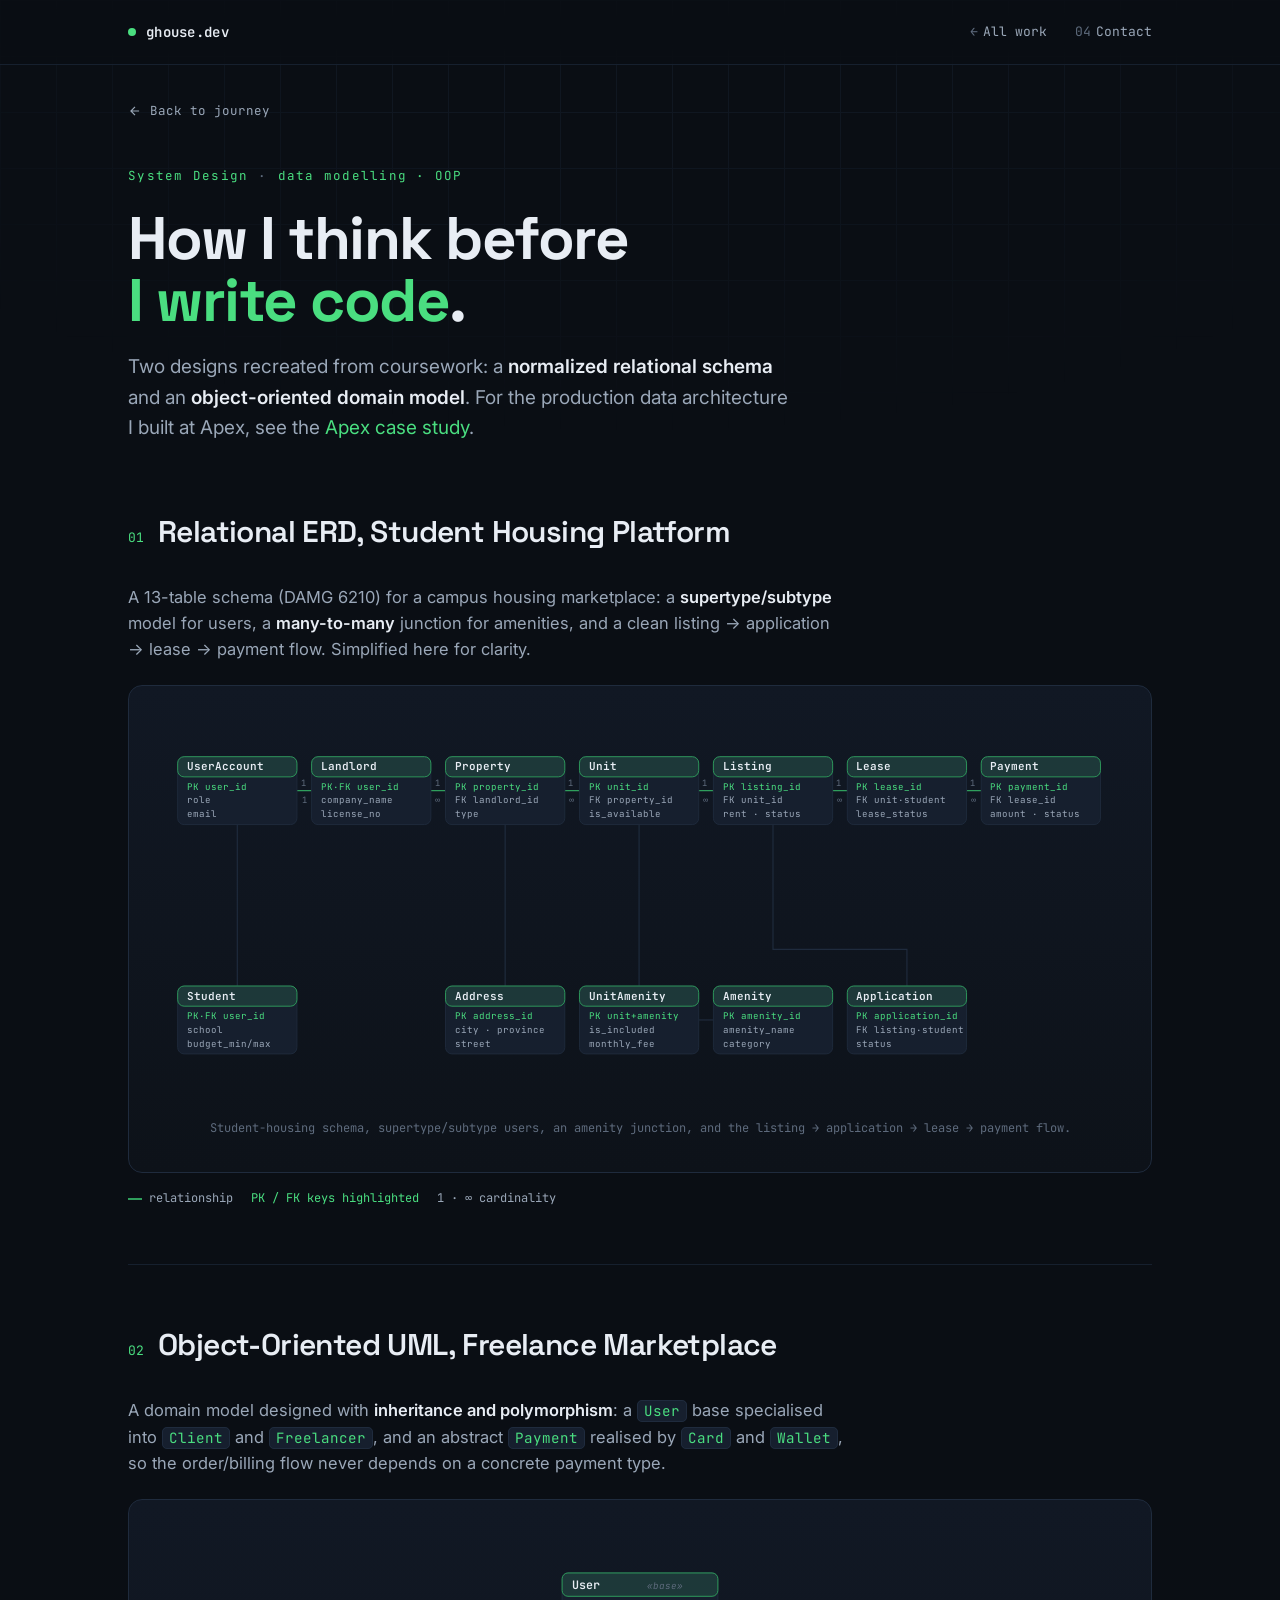
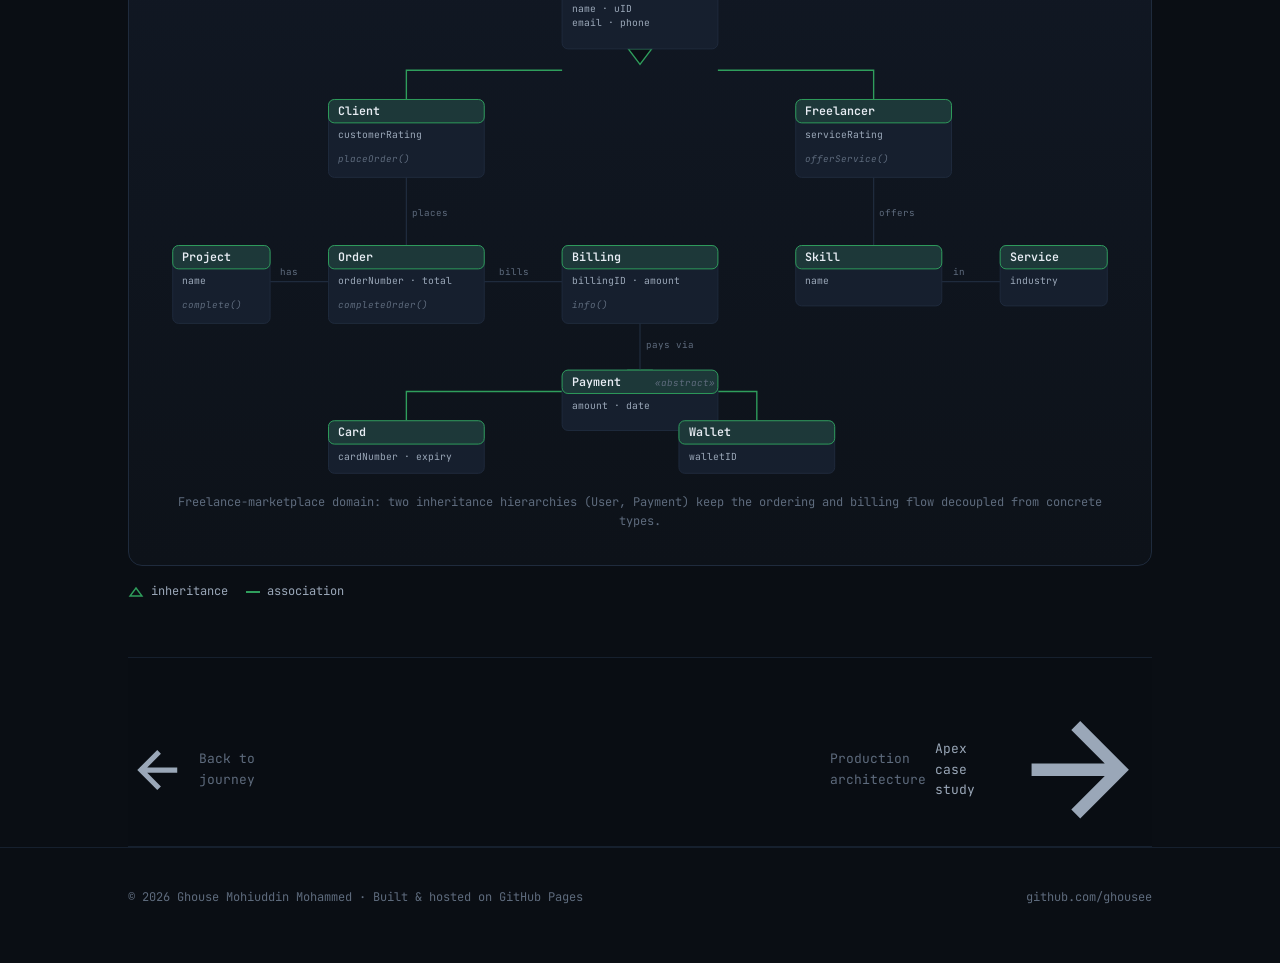
<file: work/system-design.html>
<!DOCTYPE html>
<html lang="en">
<head>
<meta charset="UTF-8" />
<meta name="viewport" content="width=device-width, initial-scale=1.0" />
<meta name="theme-color" content="#0a0e14" />
<title>System Design, Ghouse Mohiuddin Mohammed</title>
<meta name="description" content="System design work by Ghouse Mohiuddin Mohammed, a normalized relational ERD for a student-housing platform and an object-oriented UML model for a freelance marketplace." />

<meta property="og:type" content="article" />
<meta property="og:title" content="System Design, Ghouse Mohiuddin Mohammed" />
<meta property="og:description" content="A normalized relational ERD and an object-oriented UML model, how I think about data and domains before writing code." />
<meta property="og:image" content="../assets/img/Ghouse.jpg" />
<meta name="twitter:card" content="summary_large_image" />

<link rel="preconnect" href="https://fonts.googleapis.com" />
<link rel="preconnect" href="https://fonts.gstatic.com" crossorigin />
<link href="https://fonts.googleapis.com/css2?family=Space+Grotesk:wght@400;500;600;700&family=JetBrains+Mono:wght@400;500;600&family=Inter:wght@400;500;600&display=swap" rel="stylesheet" />
<link rel="stylesheet" href="../assets/style.css?v=15" />
</head>
<body>

<nav>
  <div class="wrap nav-inner">
    <a class="brand" href="../index.html"><span class="dot"></span>ghouse.dev</a>
    <div class="nav-links">
      <a href="../index.html#work"><span class="idx">←</span>All work</a>
      <a href="../index.html#contact"><span class="idx">04</span>Contact</a>
    </div>
  </div>
</nav>

<main class="wrap">

  <a class="cs-back" href="../index.html#experience">
    <svg viewBox="0 0 24 24" fill="none" stroke="currentColor" stroke-width="2"><path d="M19 12H5M12 19l-7-7 7-7"/></svg>
    Back to journey
  </a>

  <header class="cs-hero">
    <div class="cs-eyebrow"><span>System Design</span><span class="sep">·</span><span>data modelling · OOP</span></div>
    <h1 class="cs-title">How I think before<br/><span style="color:var(--signal)">I write code</span>.</h1>
    <p class="cs-sub">Two designs recreated from coursework: a <b>normalized relational schema</b> and an <b>object-oriented domain model</b>. For the production data architecture I built at Apex, see the <a href="apex-analytics.html#architecture" style="color:var(--signal)">Apex case study</a>.</p>
  </header>

  <!-- ERD -->
  <section class="cs-sec" id="erd">
    <div class="cs-sec-head reveal"><span class="cs-sec-num">01</span><span class="cs-sec-title">Relational ERD, Student Housing Platform</span></div>
    <div class="cs-prose reveal" style="margin-bottom:22px;">
      <p>A 13-table schema (DAMG 6210) for a campus housing marketplace: a <b>supertype/subtype</b> model for users, a <b>many-to-many</b> junction for amenities, and a clean listing → application → lease → payment flow. Simplified here for clarity.</p>
    </div>
    <figure class="cs-figure reveal">
      <svg viewBox="0 0 1040 420" role="img" aria-label="Entity-relationship diagram for a student housing platform: UserAccount with Student and Landlord subtypes, Property, Unit, Listing, Application, Lease, Payment, and an Amenity junction.">
        <!-- spine edges -->
        <path class="er-edge-strong" d="M146 77 H162" />
        <path class="er-edge-strong" d="M292 77 H308" />
        <path class="er-edge-strong" d="M438 77 H454" />
        <path class="er-edge-strong" d="M584 77 H600" />
        <path class="er-edge-strong" d="M730 77 H746" />
        <path class="er-edge-strong" d="M876 77 H892" />
        <!-- branch edges (vertical) -->
        <path class="er-edge" d="M81 114 V290" />
        <path class="er-edge" d="M373 114 V290" />
        <path class="er-edge" d="M519 114 V290" />
        <path class="er-edge" d="M584 327 H600" />
        <path class="er-edge" d="M665 114 V250 H811 V290" />
        <!-- cardinality -->
        <text class="er-card" x="150" y="72">1</text><text class="er-card" x="151" y="90">1</text>
        <text class="er-card" x="296" y="72">1</text><text class="er-card" x="297" y="90">∞</text>
        <text class="er-card" x="442" y="72">1</text><text class="er-card" x="443" y="90">∞</text>
        <text class="er-card" x="588" y="72">1</text><text class="er-card" x="589" y="90">∞</text>
        <text class="er-card" x="734" y="72">1</text><text class="er-card" x="735" y="90">∞</text>
        <text class="er-card" x="880" y="72">1</text><text class="er-card" x="881" y="90">∞</text>

        <!-- helper: each entity = head + body + attrs -->
        <!-- UserAccount -->
        <g><rect class="er-box" x="16" y="40" width="130" height="74" rx="7"/><rect class="er-head" x="16" y="40" width="130" height="22" rx="7"/><text class="er-title" x="26" y="55">UserAccount</text><text class="er-pk" x="26" y="76">PK user_id</text><text class="er-attr" x="26" y="91">role</text><text class="er-attr" x="26" y="106">email</text></g>
        <!-- Landlord -->
        <g><rect class="er-box" x="162" y="40" width="130" height="74" rx="7"/><rect class="er-head" x="162" y="40" width="130" height="22" rx="7"/><text class="er-title" x="172" y="55">Landlord</text><text class="er-pk" x="172" y="76">PK·FK user_id</text><text class="er-attr" x="172" y="91">company_name</text><text class="er-attr" x="172" y="106">license_no</text></g>
        <!-- Property -->
        <g><rect class="er-box" x="308" y="40" width="130" height="74" rx="7"/><rect class="er-head" x="308" y="40" width="130" height="22" rx="7"/><text class="er-title" x="318" y="55">Property</text><text class="er-pk" x="318" y="76">PK property_id</text><text class="er-attr" x="318" y="91">FK landlord_id</text><text class="er-attr" x="318" y="106">type</text></g>
        <!-- Unit -->
        <g><rect class="er-box" x="454" y="40" width="130" height="74" rx="7"/><rect class="er-head" x="454" y="40" width="130" height="22" rx="7"/><text class="er-title" x="464" y="55">Unit</text><text class="er-pk" x="464" y="76">PK unit_id</text><text class="er-attr" x="464" y="91">FK property_id</text><text class="er-attr" x="464" y="106">is_available</text></g>
        <!-- Listing -->
        <g><rect class="er-box" x="600" y="40" width="130" height="74" rx="7"/><rect class="er-head" x="600" y="40" width="130" height="22" rx="7"/><text class="er-title" x="610" y="55">Listing</text><text class="er-pk" x="610" y="76">PK listing_id</text><text class="er-attr" x="610" y="91">FK unit_id</text><text class="er-attr" x="610" y="106">rent · status</text></g>
        <!-- Lease -->
        <g><rect class="er-box" x="746" y="40" width="130" height="74" rx="7"/><rect class="er-head" x="746" y="40" width="130" height="22" rx="7"/><text class="er-title" x="756" y="55">Lease</text><text class="er-pk" x="756" y="76">PK lease_id</text><text class="er-attr" x="756" y="91">FK unit·student</text><text class="er-attr" x="756" y="106">lease_status</text></g>
        <!-- Payment -->
        <g><rect class="er-box" x="892" y="40" width="130" height="74" rx="7"/><rect class="er-head" x="892" y="40" width="130" height="22" rx="7"/><text class="er-title" x="902" y="55">Payment</text><text class="er-pk" x="902" y="76">PK payment_id</text><text class="er-attr" x="902" y="91">FK lease_id</text><text class="er-attr" x="902" y="106">amount · status</text></g>

        <!-- branch row -->
        <!-- Student -->
        <g><rect class="er-box" x="16" y="290" width="130" height="74" rx="7"/><rect class="er-head" x="16" y="290" width="130" height="22" rx="7"/><text class="er-title" x="26" y="305">Student</text><text class="er-pk" x="26" y="326">PK·FK user_id</text><text class="er-attr" x="26" y="341">school</text><text class="er-attr" x="26" y="356">budget_min/max</text></g>
        <!-- Address -->
        <g><rect class="er-box" x="308" y="290" width="130" height="74" rx="7"/><rect class="er-head" x="308" y="290" width="130" height="22" rx="7"/><text class="er-title" x="318" y="305">Address</text><text class="er-pk" x="318" y="326">PK address_id</text><text class="er-attr" x="318" y="341">city · province</text><text class="er-attr" x="318" y="356">street</text></g>
        <!-- UnitAmenity (junction) -->
        <g><rect class="er-box" x="454" y="290" width="130" height="74" rx="7"/><rect class="er-head" x="454" y="290" width="130" height="22" rx="7"/><text class="er-title" x="464" y="305">UnitAmenity</text><text class="er-pk" x="464" y="326">PK unit+amenity</text><text class="er-attr" x="464" y="341">is_included</text><text class="er-attr" x="464" y="356">monthly_fee</text></g>
        <!-- Amenity -->
        <g><rect class="er-box" x="600" y="290" width="130" height="74" rx="7"/><rect class="er-head" x="600" y="290" width="130" height="22" rx="7"/><text class="er-title" x="610" y="305">Amenity</text><text class="er-pk" x="610" y="326">PK amenity_id</text><text class="er-attr" x="610" y="341">amenity_name</text><text class="er-attr" x="610" y="356">category</text></g>
        <!-- Application -->
        <g><rect class="er-box" x="746" y="290" width="130" height="74" rx="7"/><rect class="er-head" x="746" y="290" width="130" height="22" rx="7"/><text class="er-title" x="756" y="305">Application</text><text class="er-pk" x="756" y="326">PK application_id</text><text class="er-attr" x="756" y="341">FK listing·student</text><text class="er-attr" x="756" y="356">status</text></g>
      </svg>
      <figcaption class="cs-figcap">Student-housing schema, supertype/subtype users, an amenity junction, and the listing → application → lease → payment flow.</figcaption>
    </figure>
    <div class="sd-legend reveal">
      <span><i></i> relationship</span>
      <span style="color:var(--signal)">PK / FK keys highlighted</span>
      <span>1 · ∞ cardinality</span>
    </div>
  </section>

  <!-- UML -->
  <section class="cs-sec" id="uml">
    <div class="cs-sec-head reveal"><span class="cs-sec-num">02</span><span class="cs-sec-title">Object-Oriented UML, Freelance Marketplace</span></div>
    <div class="cs-prose reveal" style="margin-bottom:22px;">
      <p>A domain model designed with <b>inheritance and polymorphism</b>: a <code>User</code> base specialised into <code>Client</code> and <code>Freelancer</code>, and an abstract <code>Payment</code> realised by <code>Card</code> and <code>Wallet</code>, so the order/billing flow never depends on a concrete payment type.</p>
    </div>
    <figure class="cs-figure reveal">
      <svg viewBox="0 0 980 560" role="img" aria-label="UML class diagram: User base class with Client and Freelancer subclasses; abstract Payment with Card and Wallet subclasses; Order, Project, Billing, Skill and ServiceCategory associations.">
        <!-- inheritance: Client/Freelancer -> User -->
        <path class="uml-inherit" d="M250 170 V140 H410" /><path class="uml-inherit" d="M730 170 V140 H570" />
        <polygon class="uml-tri" points="478,118 502,118 490,134" />
        <!-- inheritance: Card/Wallet -> Payment -->
        <path class="uml-inherit" d="M250 500 V470 H410" /><path class="uml-inherit" d="M610 500 V470 H570" />
        <polygon class="uml-tri" points="478,448 502,448 490,464" />
        <!-- associations -->
        <path class="er-edge" d="M250 250 V320" /><text class="er-card" x="256" y="290">places</text>
        <path class="er-edge" d="M180 357 H110" /><text class="er-card" x="120" y="350">has</text>
        <path class="er-edge" d="M320 357 H410" /><text class="er-card" x="345" y="350">bills</text>
        <path class="er-edge" d="M490 390 V448" /><text class="er-card" x="496" y="425">pays via</text>
        <path class="er-edge" d="M730 250 V320" /><text class="er-card" x="736" y="290">offers</text>
        <path class="er-edge" d="M800 357 H860" /><text class="er-card" x="812" y="350">in</text>

        <!-- User (base) -->
        <g><rect class="er-box" x="410" y="40" width="160" height="78" rx="6"/><rect class="er-head" x="410" y="40" width="160" height="24" rx="6"/><text class="er-title" x="420" y="56">User</text><text class="uml-meth" x="497" y="56">«base»</text><text class="er-attr" x="420" y="80">name · uID</text><text class="er-attr" x="420" y="95">email · phone</text></g>
        <!-- Client -->
        <g><rect class="er-box" x="170" y="170" width="160" height="80" rx="6"/><rect class="er-head" x="170" y="170" width="160" height="24" rx="6"/><text class="er-title" x="180" y="186">Client</text><text class="er-attr" x="180" y="210">customerRating</text><text class="uml-meth" x="180" y="234">placeOrder()</text></g>
        <!-- Freelancer -->
        <g><rect class="er-box" x="650" y="170" width="160" height="80" rx="6"/><rect class="er-head" x="650" y="170" width="160" height="24" rx="6"/><text class="er-title" x="660" y="186">Freelancer</text><text class="er-attr" x="660" y="210">serviceRating</text><text class="uml-meth" x="660" y="234">offerService()</text></g>
        <!-- Order -->
        <g><rect class="er-box" x="170" y="320" width="160" height="80" rx="6"/><rect class="er-head" x="170" y="320" width="160" height="24" rx="6"/><text class="er-title" x="180" y="336">Order</text><text class="er-attr" x="180" y="360">orderNumber · total</text><text class="uml-meth" x="180" y="384">completeOrder()</text></g>
        <!-- Project -->
        <g><rect class="er-box" x="10" y="320" width="100" height="80" rx="6"/><rect class="er-head" x="10" y="320" width="100" height="24" rx="6"/><text class="er-title" x="20" y="336">Project</text><text class="er-attr" x="20" y="360">name</text><text class="uml-meth" x="20" y="384">complete()</text></g>
        <!-- Billing -->
        <g><rect class="er-box" x="410" y="320" width="160" height="80" rx="6"/><rect class="er-head" x="410" y="320" width="160" height="24" rx="6"/><text class="er-title" x="420" y="336">Billing</text><text class="er-attr" x="420" y="360">billingID · amount</text><text class="uml-meth" x="420" y="384">info()</text></g>
        <!-- Payment (abstract) -->
        <g><rect class="er-box" x="410" y="448" width="160" height="62" rx="6"/><rect class="er-head" x="410" y="448" width="160" height="24" rx="6"/><text class="er-title" x="420" y="464">Payment</text><text class="uml-meth" x="505" y="464">«abstract»</text><text class="er-attr" x="420" y="488">amount · date</text></g>
        <!-- Card -->
        <g><rect class="er-box" x="170" y="500" width="160" height="54" rx="6"/><rect class="er-head" x="170" y="500" width="160" height="24" rx="6"/><text class="er-title" x="180" y="516">Card</text><text class="er-attr" x="180" y="540">cardNumber · expiry</text></g>
        <!-- Wallet -->
        <g><rect class="er-box" x="530" y="500" width="160" height="54" rx="6"/><rect class="er-head" x="530" y="500" width="160" height="24" rx="6"/><text class="er-title" x="540" y="516">Wallet</text><text class="er-attr" x="540" y="540">walletID</text></g>
        <!-- Skill -->
        <g><rect class="er-box" x="650" y="320" width="150" height="62" rx="6"/><rect class="er-head" x="650" y="320" width="150" height="24" rx="6"/><text class="er-title" x="660" y="336">Skill</text><text class="er-attr" x="660" y="360">name</text></g>
        <!-- ServiceCategory -->
        <g><rect class="er-box" x="860" y="320" width="110" height="62" rx="6"/><rect class="er-head" x="860" y="320" width="110" height="24" rx="6"/><text class="er-title" x="870" y="336">Service</text><text class="er-attr" x="870" y="360">industry</text></g>
      </svg>
      <figcaption class="cs-figcap">Freelance-marketplace domain: two inheritance hierarchies (User, Payment) keep the ordering and billing flow decoupled from concrete types.</figcaption>
    </figure>
    <div class="sd-legend reveal">
      <span><svg width="16" height="12" style="vertical-align:middle"><polygon points="2,10 14,10 8,2" fill="none" stroke="#2f9e5c" stroke-width="1.4"/></svg> inheritance</span>
      <span><i></i> association</span>
    </div>
  </section>

  <nav class="cs-foot-nav">
    <a href="../index.html#experience"><svg viewBox="0 0 24 24" fill="none" stroke="currentColor" stroke-width="2"><path d="M19 12H5M12 19l-7-7 7-7"/></svg> <span class="label">Back to journey</span></a>
    <a href="apex-analytics.html#architecture"><span class="label">Production architecture</span> Apex case study <svg viewBox="0 0 24 24" fill="none" stroke="currentColor" stroke-width="2"><path d="M5 12h14M12 5l7 7-7 7"/></svg></a>
  </nav>

</main>

<footer>
  <div class="wrap foot-inner">
    <div>© <span id="yr"></span> Ghouse Mohiuddin Mohammed · Built &amp; hosted on GitHub Pages</div>
    <div><a href="https://github.com/ghousee" target="_blank" rel="noopener">github.com/ghousee</a></div>
  </div>
</footer>

<script src="../assets/site.js?v=5" defer></script>
</body>
</html>
</file>
<file: assets/style.css>
:root {
  --bg:        #0a0e14;
  --bg-soft:   #0d1219;
  --panel:     #111824;
  --panel-2:   #161f2e;
  --line:      #1f2b3d;
  --line-soft: #16202e;
  --ink:       #e8edf4;
  --ink-dim:   #9aa7b8;
  --ink-faint: #5e6b7d;
  --signal:    #4ade80;
  --signal-dim:#2f9e5c;
  --amber:     #f5b14c;
  --display: 'Space Grotesk', system-ui, sans-serif;
  --body: 'Inter', system-ui, sans-serif;
  --mono: 'JetBrains Mono', ui-monospace, monospace;
}
:root { --bg-soft: #0d1219; }

* { box-sizing: border-box; margin: 0; padding: 0; }
html { scroll-behavior: smooth; }
@media (prefers-reduced-motion: reduce) {
  html { scroll-behavior: auto; }
  *, *::before, *::after { animation-duration: 0.001ms !important; animation-iteration-count: 1 !important; }
  .reveal { transform: none !important; }
  .btn, .card, .tl-node, a.cs-shot { transition-property: color, background-color, border-color, opacity !important; }
  .btn:hover, .btn:active, .card:hover, .card:active, .tl-node:hover, a.cs-shot:active { transform: none !important; }
}
body {
  background: var(--bg);
  color: var(--ink);
  font-family: var(--body);
  line-height: 1.6;
  -webkit-font-smoothing: antialiased;
  overflow-x: hidden;
}
a { color: inherit; text-decoration: none; }
::selection { background: var(--signal); color: #04130a; }

/* ambient grid backdrop */
body::before {
  content: "";
  position: fixed;
  inset: 0;
  background-image:
    linear-gradient(var(--line-soft) 1px, transparent 1px),
    linear-gradient(90deg, var(--line-soft) 1px, transparent 1px);
  background-size: 56px 56px;
  mask-image: radial-gradient(ellipse 90% 60% at 50% 0%, #000 30%, transparent 80%);
  opacity: 0.5;
  pointer-events: none;
  z-index: 0;
}

/* site-wide ambient 3D pipeline backdrop */
#pipe-bg { position: fixed; inset: 0; width: 100%; height: 100%; z-index: 0; pointer-events: none; opacity: 0; transition: opacity 1.4s ease; }
#pipe-bg.ready { opacity: 1; }
/* soften the CSS grid once the 3D backdrop is live, so they don't compete */
body.pipe-on::before { opacity: 0.22; }

.wrap { max-width: 1080px; margin: 0 auto; padding: 0 28px; position: relative; z-index: 1; }

/* ---------- nav ---------- */
nav {
  position: sticky; top: 0; z-index: 50;
  backdrop-filter: blur(12px);
  background: rgba(10,14,20,0.72);
  border-bottom: 1px solid var(--line-soft);
}
.nav-inner { display: flex; align-items: center; justify-content: space-between; height: 64px; }
.brand { font-family: var(--mono); font-size: 14px; font-weight: 600; letter-spacing: 0.02em; display: flex; align-items: center; gap: 10px; }
.brand .dot { width: 8px; height: 8px; border-radius: 50%; background: var(--signal); box-shadow: 0 0 0 0 rgba(74,222,128,0.5); animation: pulse 2.4s infinite; }
@keyframes pulse { 0%{box-shadow:0 0 0 0 rgba(74,222,128,0.45)} 70%{box-shadow:0 0 0 7px rgba(74,222,128,0)} 100%{box-shadow:0 0 0 0 rgba(74,222,128,0)} }
.nav-links { display: flex; gap: 28px; font-family: var(--mono); font-size: 13px; color: var(--ink-dim); }
.nav-links a { transition: color .2s; }
@media (hover: hover) and (pointer: fine) { .nav-links a:hover { color: var(--signal); } }
.nav-links .idx { color: var(--ink-faint); margin-right: 5px; }
@media (max-width: 720px){ .nav-links { display: none; } }

/* ---------- intro overlay (landing only, CSS-only self-dismiss) ---------- */
#intro {
  position: fixed; inset: 0; z-index: 9999;
  background: var(--bg);
  display: flex; align-items: center; justify-content: center;
  animation: introOut 0.9s ease 2.7s forwards;
}
.intro-inner { text-align: center; display: flex; flex-direction: column; align-items: center; gap: 14px; padding: 24px; }
.intro-line { font-family: var(--mono); font-size: clamp(12.5px, 2vw, 15px); color: var(--ink-dim); letter-spacing: 0.1em; opacity: 0; animation: introIn 0.6s ease forwards; }
.intro-line:nth-child(1) { animation-delay: 0.25s; }
.intro-line:nth-child(3) { animation-delay: 1.65s; }
.intro-name { font-family: var(--display); font-weight: 700; font-size: clamp(30px, 7vw, 60px); letter-spacing: -0.025em; color: var(--ink); opacity: 0; animation: introIn 0.7s ease 0.9s forwards; }
.intro-name .accent { color: var(--signal); }
.intro-bar { width: 0; height: 2px; border-radius: 2px; background: linear-gradient(90deg, var(--signal-dim), var(--signal)); margin-top: 8px; animation: introBar 2.5s ease forwards; }
@keyframes introIn { from { opacity: 0; transform: translateY(8px); } to { opacity: 1; transform: none; } }
@keyframes introBar { from { width: 0; } to { width: 180px; } }
@keyframes introOut { to { opacity: 0; visibility: hidden; pointer-events: none; } }
@media (prefers-reduced-motion: reduce) { #intro { display: none; } }

/* ---------- hero ---------- */
header { padding: 96px 0 72px; position: relative; z-index: 1; }
.hero-canvas { position: absolute; inset: 0; width: 100%; height: 100%; z-index: 0; pointer-events: none; opacity: 0; transition: opacity 1.4s ease; }
.hero-canvas.ready { opacity: 1; }
header > .wrap { position: relative; z-index: 2; }
.eyebrow { font-family: var(--mono); font-size: 12.5px; color: var(--signal); letter-spacing: 0.14em; text-transform: uppercase; margin-bottom: 26px; display: flex; align-items: center; gap: 12px; }
.eyebrow::before { content:""; width: 28px; height: 1px; background: var(--signal-dim); }
h1 {
  font-family: var(--display);
  font-weight: 700;
  font-size: clamp(38px, 7vw, 76px);
  line-height: 1.02;
  letter-spacing: -0.025em;
  margin-bottom: 26px;
}
h1 .accent { color: var(--signal); }
.lede { font-size: clamp(16px, 2vw, 19px); color: var(--ink-dim); max-width: 620px; margin-bottom: 38px; }
.lede b { color: var(--ink); font-weight: 600; }
.cta-row { display: flex; gap: 14px; flex-wrap: wrap; align-items: center; }
.btn {
  font-family: var(--mono); font-size: 13.5px; font-weight: 500;
  padding: 12px 20px; border-radius: 8px; border: 1px solid var(--line);
  display: inline-flex; align-items: center; gap: 9px; transition: background-color .2s ease, color .2s ease, border-color .2s ease, transform .16s cubic-bezier(0.23, 1, 0.32, 1); cursor: pointer;
}
.btn.primary { background: var(--signal); color: #04130a; border-color: var(--signal); font-weight: 600; }
@media (hover: hover) and (pointer: fine) { .btn.primary:hover { background: #6ee79a; transform: translateY(-1px); } }
@media (hover: hover) and (pointer: fine) { .btn.ghost:hover { border-color: var(--signal-dim); color: var(--signal); } }
.btn svg { width: 15px; height: 15px; }

/* live status strip */
.status {
  margin-top: 52px;
  border: 1px solid var(--line);
  border-radius: 12px;
  background: linear-gradient(180deg, var(--panel), var(--bg-soft));
  padding: 18px 22px;
  display: grid; grid-template-columns: repeat(4, 1fr); gap: 8px;
}
.status .cell { padding: 6px 14px; border-left: 1px solid var(--line); }
.status .cell:first-child { border-left: none; }
.status .k { font-family: var(--mono); font-size: 11px; color: var(--ink-faint); text-transform: uppercase; letter-spacing: 0.08em; }
.status .v { font-family: var(--display); font-weight: 600; font-size: clamp(18px, 3vw, 26px); margin-top: 4px; }
.status .v .u { color: var(--signal); }
@media (max-width: 680px){ .status { grid-template-columns: repeat(2, 1fr); row-gap: 16px; } .status .cell:nth-child(3){border-left:none;} }

/* ---------- section frame ---------- */
section { padding: 80px 0; border-top: 1px solid var(--line-soft); }
.sec-head { display: flex; align-items: baseline; gap: 16px; margin-bottom: 44px; }
.sec-num { font-family: var(--mono); font-size: 13px; color: var(--signal); }
.sec-title { font-family: var(--display); font-weight: 600; font-size: clamp(24px, 4vw, 34px); letter-spacing: -0.02em; }
.sec-sub { font-family: var(--mono); font-size: 12.5px; color: var(--ink-faint); margin-left: auto; }
@media (max-width:680px){ .sec-sub{ display:none; } }

/* ---------- about ---------- */
.about-grid { display: grid; grid-template-columns: 1fr 300px; gap: 48px; align-items: start; }
@media (max-width: 820px){ .about-grid { grid-template-columns: 1fr; } }
.about-grid p { color: var(--ink-dim); font-size: 16.5px; margin-bottom: 18px; }
.about-grid p b { color: var(--ink); font-weight: 600; }
.photo-card {
  border: 1px solid var(--line); border-radius: 14px; overflow: hidden;
  background: var(--panel);
}
.photo-ph {
  aspect-ratio: 1; display: flex; flex-direction: column; align-items: center; justify-content: center;
  gap: 12px; color: var(--ink-faint); font-family: var(--mono); font-size: 12px;
  background: repeating-linear-gradient(45deg, var(--panel), var(--panel) 12px, var(--panel-2) 12px, var(--panel-2) 24px);
}
.photo-ph svg { width: 34px; height: 34px; opacity: .5; }
.photo-img { display: block; width: 100%; aspect-ratio: 1; object-fit: cover; object-position: center 20%; }

/* lean hero avatar (replaces the full About section) */
.hero-avatar { width: 116px; height: 116px; border-radius: 50%; object-fit: cover; object-position: center 18%; border: 1px solid var(--line); margin-bottom: 24px; display: block; }
.skills-one { border: 1px solid var(--line); border-radius: 12px; padding: 24px; background: var(--bg-soft); }
.skills-one .tag-cloud span { font-size: 13px; padding: 6px 12px; }
.skills-ai { margin-top: 18px; padding-top: 18px; border-top: 1px solid var(--line-soft); }
.skills-ai-label { font-family: var(--mono); font-size: 11px; color: var(--signal); text-transform: uppercase; letter-spacing: 0.1em; display: flex; align-items: center; gap: 9px; margin-bottom: 14px; }
.skills-ai-label::before { content: ""; width: 5px; height: 5px; background: var(--signal); border-radius: 50%; }

/* ---------- interactive horizontal timeline ---------- */
.tl { margin-top: 4px; }
.tl-track { display: flex; position: relative; overflow-x: auto; padding-bottom: 6px; scroll-snap-type: x proximity; -webkit-overflow-scrolling: touch; }
.tl-track::before { content: ""; position: absolute; left: 8px; right: 8px; top: 36px; height: 1px; background: var(--line); }
.tl-node { scroll-snap-align: start; flex: 1 0 190px; text-align: left; background: transparent; border: none; cursor: pointer; padding: 54px 16px 16px; position: relative; color: inherit; font: inherit; transition: transform .2s ease; }
.tl-node::before { content: ""; position: absolute; top: 31px; left: 16px; width: 11px; height: 11px; border-radius: 50%; background: var(--bg); border: 2px solid var(--signal-dim); transition: background-color .2s ease, border-color .2s ease, box-shadow .2s ease; z-index: 1; }
@media (hover: hover) and (pointer: fine) { .tl-node:hover { transform: translateY(-3px); } }
.tl-node.active::before { background: var(--signal); border-color: var(--signal); box-shadow: 0 0 10px var(--signal); }
@media (hover: hover) and (pointer: fine) { .tl-node:hover::before { background: var(--signal); border-color: var(--signal); box-shadow: 0 0 10px var(--signal); } }
.tl-node:focus-visible { outline: 2px solid var(--signal); outline-offset: 3px; border-radius: 8px; }
.tl-year { font-family: var(--mono); font-size: 11.5px; color: var(--signal); display: block; margin-bottom: 9px; }
.tl-role { font-family: var(--display); font-weight: 600; font-size: 15px; line-height: 1.25; color: var(--ink-dim); transition: color .2s; }
.tl-node.active .tl-role { color: var(--ink); }
@media (hover: hover) and (pointer: fine) { .tl-node:hover .tl-role { color: var(--ink); } }
.tl-org { font-family: var(--mono); font-size: 11px; color: var(--ink-faint); margin-top: 6px; display: block; }
.tl-cur { font-family: var(--mono); font-size: 9.5px; color: var(--signal); border: 1px solid var(--signal-dim); border-radius: 20px; padding: 1px 7px; margin-left: 7px; white-space: nowrap; }
.tl-detail { border: 1px solid var(--line); border-radius: 14px; background: var(--panel); padding: 24px 26px; margin-top: 16px; }
.tl-content { display: none; }
.tl-content.active { display: block; animation: tlFade .28s cubic-bezier(0.23, 1, 0.32, 1); }
@keyframes tlFade { from { opacity: 0; transform: translateY(8px); } to { opacity: 1; transform: none; } }
.tl-content ul { list-style: none; display: grid; gap: 9px; margin-bottom: 16px; }
.tl-content li { color: var(--ink-dim); font-size: 15px; padding-left: 18px; position: relative; }
.tl-content li::before { content: "▸"; position: absolute; left: 0; color: var(--signal-dim); font-size: 11px; top: 3px; }
.tl-content li b { color: var(--ink); font-weight: 600; }
.tl-links { display: flex; flex-wrap: wrap; gap: 16px; margin-top: 4px; }
.tl-links a { font-family: var(--mono); font-size: 12.5px; color: var(--signal); display: inline-flex; align-items: center; gap: 7px; transition: opacity .2s; }
@media (hover: hover) and (pointer: fine) { .tl-links a:hover { opacity: .75; } }
.tl-links a svg { width: 14px; height: 14px; }
/* phones: stack the timeline vertically (left rail) instead of scrolling sideways */
@media (max-width: 720px) {
  .tl-track { flex-direction: column; overflow-x: visible; scroll-snap-type: none; padding-bottom: 0; }
  .tl-track::before { left: 7px; right: auto; top: 16px; bottom: 16px; width: 1px; height: auto; }
  .tl-node { flex: none; width: 100%; padding: 12px 14px 16px 34px; }
  .tl-node::before { top: 17px; left: 2px; }
  .tl-node:hover { transform: none; }
  .tl-year { margin-bottom: 4px; }
  .tl-role { font-size: 16px; }
  .tl-detail { padding: 20px 18px; }
}

/* 3D journey stage (enhancement; flat .tl-track is the fallback) */
.tl-stage { display: none; position: relative; height: 440px; margin-bottom: 6px; border: 1px solid var(--line); border-radius: 16px; overflow: hidden; background: radial-gradient(120% 100% at 50% 0%, #0d1420, #090c12); }
.tl.is3d .tl-track { display: none; }
.tl.is3d .tl-stage { display: block; }
.tl-canvas { position: absolute; inset: 0; width: 100%; height: 100%; display: block; }
.tl-labels { position: absolute; inset: 0; pointer-events: none; overflow: hidden; }
.tl-label { position: absolute; top: 0; left: 0; transform: translate(-50%, -50%); pointer-events: auto; cursor: pointer; background: none; border: none; padding: 3px 5px; text-align: center; font: inherit; white-space: nowrap; opacity: .82; transition: opacity .25s; }
.tl-label .y { display: block; font-family: var(--mono); font-size: 10.5px; color: var(--ink-faint); margin-bottom: 3px; transition: color .2s; }
.tl-label .r { display: block; font-family: var(--display); font-weight: 600; font-size: 13px; color: var(--ink-dim); transition: color .2s; max-width: 132px; white-space: normal; line-height: 1.2; }
.tl-label.active { opacity: 1; }
@media (hover: hover) and (pointer: fine) { .tl-label:hover { opacity: 1; } }
.tl-label.active .y { color: var(--signal); }
.tl-label.active .r { color: var(--ink); }
@media (hover: hover) and (pointer: fine) { .tl-label:hover .r { color: var(--ink); } }
.tl-label:focus-visible { outline: 2px solid var(--signal); outline-offset: 3px; border-radius: 6px; }
.tl-hint3d { text-align: center; font-family: var(--mono); font-size: 11.5px; color: var(--ink-faint); margin: 2px 0 14px; }
.photo-meta { padding: 14px 16px; border-top: 1px solid var(--line); font-family: var(--mono); font-size: 12px; color: var(--ink-dim); }
.photo-meta .row { display: flex; justify-content: space-between; padding: 3px 0; }
.photo-meta .row span:last-child { color: var(--ink); }

/* ---------- experience timeline ---------- */
.xp { position: relative; padding-left: 28px; }
.xp::before { content:""; position: absolute; left: 4px; top: 8px; bottom: 8px; width: 1px; background: var(--line); }
.job { position: relative; padding-bottom: 44px; }
.job:last-child { padding-bottom: 0; }
.job::before {
  content:""; position: absolute; left: -27px; top: 7px; width: 9px; height: 9px; border-radius: 50%;
  background: var(--bg); border: 2px solid var(--signal-dim);
}
.job.live::before { background: var(--signal); border-color: var(--signal); box-shadow: 0 0 10px var(--signal); }
.job-top { display: flex; align-items: baseline; justify-content: space-between; gap: 12px; flex-wrap: wrap; }
.job-role { font-family: var(--display); font-weight: 600; font-size: 19px; }
.job-when { font-family: var(--mono); font-size: 12.5px; color: var(--ink-faint); white-space: nowrap; }
.job-org { font-family: var(--mono); font-size: 13.5px; color: var(--signal); margin: 5px 0 14px; display: flex; align-items: center; gap: 8px; }
.job-org .loc { color: var(--ink-faint); }
.badge-live { font-family: var(--mono); font-size: 10.5px; color: var(--signal); border: 1px solid var(--signal-dim); border-radius: 20px; padding: 2px 9px; letter-spacing: 0.06em; }
.job ul { list-style: none; display: grid; gap: 9px; }
.job li { color: var(--ink-dim); font-size: 15.5px; padding-left: 20px; position: relative; }
.job li::before { content:"▸"; position: absolute; left: 0; color: var(--signal-dim); font-size: 12px; top: 2px; }
.job li b { color: var(--ink); font-weight: 600; }
.stack { margin-top: 14px; display: flex; flex-wrap: wrap; gap: 7px; }
.chip { font-family: var(--mono); font-size: 11.5px; color: var(--ink-dim); background: var(--panel); border: 1px solid var(--line); border-radius: 6px; padding: 4px 10px; }

/* ---------- projects ---------- */
.proj-intro { color: var(--ink-dim); font-size: 16px; max-width: 660px; margin: -22px 0 26px; }
.proj-subhead { font-family: var(--mono); font-size: 11.5px; color: var(--ink-faint); text-transform: uppercase; letter-spacing: 0.12em; margin: 34px 0 16px; display: flex; align-items: center; gap: 14px; }
.proj-subhead::after { content: ""; flex: 1; height: 1px; background: var(--line-soft); }
.proj-grid { display: grid; grid-template-columns: repeat(2, 1fr); gap: 18px; }
@media (max-width: 760px){ .proj-grid { grid-template-columns: 1fr; } }
.card {
  border: 1px solid var(--line); border-radius: 14px; padding: 24px; background: var(--panel);
  transition: transform .22s ease, border-color .22s ease; position: relative; overflow: hidden;
  display: flex; flex-direction: column;
}
.card::after { content:""; position: absolute; inset: 0; background: radial-gradient(400px circle at var(--mx,50%) var(--my,0%), rgba(74,222,128,0.06), transparent 60%); opacity: 0; transition: opacity .3s; pointer-events: none; }
@media (hover: hover) and (pointer: fine) { .card:hover { transform: translateY(-3px); border-color: var(--signal-dim); } }
@media (hover: hover) and (pointer: fine) { .card:hover::after { opacity: 1; } }
a.card { color: inherit; }
.card.feature { border-color: color-mix(in srgb, var(--signal-dim) 40%, var(--line)); }
@media (hover: hover) and (pointer: fine) { .card.feature:hover { border-color: var(--signal); } }
.card.feature .card-id { color: var(--signal); }
.card-link.cs { color: var(--signal); font-weight: 500; }
.card-top { display: flex; align-items: center; justify-content: space-between; margin-bottom: 14px; }
.card-id { font-family: var(--mono); font-size: 11px; color: var(--ink-faint); letter-spacing: 0.08em; }
.card-lang { font-family: var(--mono); font-size: 11px; color: var(--signal); display: flex; align-items: center; gap: 6px; }
.card-lang .sq { width: 8px; height: 8px; border-radius: 2px; background: var(--signal); }
.card h3 { font-family: var(--display); font-weight: 600; font-size: 18px; margin-bottom: 9px; letter-spacing: -0.01em; }
.card p { color: var(--ink-dim); font-size: 14.5px; margin-bottom: 16px; flex: 1; }
.card-tags { display: flex; flex-wrap: wrap; gap: 6px; margin-bottom: 16px; }
.card-tags span { font-family: var(--mono); font-size: 10.5px; color: var(--ink-faint); border: 1px solid var(--line); border-radius: 5px; padding: 3px 8px; }
.card-link { font-family: var(--mono); font-size: 12.5px; color: var(--ink-dim); display: inline-flex; align-items: center; gap: 7px; transition: color .2s; align-self: flex-start; }
@media (hover: hover) and (pointer: fine) { .card-link:hover { color: var(--signal); } }
.card-link svg { width: 14px; height: 14px; }

/* compact "more on github" line (replaces the minor project cards) */
.proj-more { font-family: var(--mono); font-size: 13px; color: var(--ink-faint); margin-top: 22px; line-height: 1.9; }
.proj-more a { color: var(--ink-dim); transition: color .2s; }
@media (hover: hover) and (pointer: fine) { .proj-more a:hover { color: var(--signal); } }
.proj-more .sep { color: var(--line); margin: 0 4px; }

/* ---------- skills ---------- */
.skills-grid { display: grid; grid-template-columns: repeat(2, 1fr); gap: 16px; }
@media (max-width: 680px){ .skills-grid { grid-template-columns: 1fr; } }
.skill-block { border: 1px solid var(--line); border-radius: 12px; padding: 22px; background: var(--bg-soft); }
.skill-block h4 { font-family: var(--mono); font-size: 12px; color: var(--signal); text-transform: uppercase; letter-spacing: 0.1em; margin-bottom: 16px; display: flex; align-items: center; gap: 9px; }
.skill-block h4::before { content:""; width: 5px; height: 5px; background: var(--signal); border-radius: 50%; }
.tag-cloud { display: flex; flex-wrap: wrap; gap: 8px; }
.tag-cloud span { font-family: var(--mono); font-size: 12.5px; color: var(--ink-dim); background: var(--panel); border: 1px solid var(--line); border-radius: 6px; padding: 5px 11px; transition: color .18s ease, border-color .18s ease; }
@media (hover: hover) and (pointer: fine) { .tag-cloud span:hover { color: var(--ink); border-color: var(--signal-dim); } }

/* ---------- education ---------- */
.edu-row { display: flex; align-items: baseline; justify-content: space-between; gap: 16px; padding: 20px 0; border-bottom: 1px solid var(--line-soft); flex-wrap: wrap; }
.edu-row:last-child { border-bottom: none; }
.edu-deg { font-family: var(--display); font-weight: 600; font-size: 17px; }
.edu-school { font-family: var(--mono); font-size: 13px; color: var(--signal); margin-top: 4px; }
.edu-school .loc { color: var(--ink-faint); }
.edu-when { font-family: var(--mono); font-size: 12.5px; color: var(--ink-faint); white-space: nowrap; }

/* ---------- contact ---------- */
.contact-box { border: 1px solid var(--line); border-radius: 16px; background: linear-gradient(180deg, var(--panel), var(--bg-soft)); padding: clamp(32px, 5vw, 56px); text-align: center; }
.contact-box h2 { font-family: var(--display); font-weight: 700; font-size: clamp(26px, 4.5vw, 42px); letter-spacing: -0.02em; margin-bottom: 14px; }
.contact-box h2 .accent { color: var(--signal); }
.contact-box p { color: var(--ink-dim); max-width: 460px; margin: 0 auto 32px; }
.contact-links { display: flex; gap: 12px; justify-content: center; flex-wrap: wrap; }

/* ---------- footer ---------- */
footer { padding: 40px 0 56px; border-top: 1px solid var(--line-soft); }
.foot-inner { display: flex; align-items: center; justify-content: space-between; gap: 16px; flex-wrap: wrap; font-family: var(--mono); font-size: 12px; color: var(--ink-faint); }
@media (hover: hover) and (pointer: fine) { .foot-inner a:hover { color: var(--signal); } }

/* reveal on scroll */
.reveal { opacity: 0; transform: translateY(18px); transition: opacity .6s cubic-bezier(0.23, 1, 0.32, 1), transform .6s cubic-bezier(0.23, 1, 0.32, 1); }
.reveal.in { opacity: 1; transform: none; }

/* ============================================================
   CASE-STUDY PAGES (work/*.html)
   ============================================================ */

/* back / breadcrumb link */
.cs-back { display: inline-flex; align-items: center; gap: 8px; font-family: var(--mono); font-size: 12.5px; color: var(--ink-dim); margin: 36px 0 0; transition: color .2s; }
@media (hover: hover) and (pointer: fine) { .cs-back:hover { color: var(--signal); } }
.cs-back svg { width: 14px; height: 14px; }

/* case-study hero */
.cs-hero { padding: 40px 0 8px; }
.cs-eyebrow { font-family: var(--mono); font-size: 12.5px; color: var(--signal); letter-spacing: 0.1em; margin-bottom: 22px; display: flex; flex-wrap: wrap; align-items: center; gap: 10px; }
.cs-eyebrow .sep { color: var(--ink-faint); }
.cs-eyebrow .nda { color: var(--amber); border: 1px solid color-mix(in srgb, var(--amber) 45%, transparent); border-radius: 20px; padding: 2px 10px; font-size: 10.5px; letter-spacing: 0.06em; }
.cs-title { font-family: var(--display); font-weight: 700; font-size: clamp(32px, 6vw, 60px); line-height: 1.04; letter-spacing: -0.025em; margin-bottom: 20px; }
.cs-sub { font-size: clamp(16px, 2vw, 19px); color: var(--ink-dim); max-width: 660px; }
.cs-sub b { color: var(--ink); font-weight: 600; }

/* case-study section spine */
.cs-sec { padding: 56px 0; border-top: 1px solid var(--line-soft); }
.cs-sec:first-of-type { border-top: none; }
.cs-sec-head { display: flex; align-items: baseline; gap: 14px; margin-bottom: 28px; }
.cs-sec-num { font-family: var(--mono); font-size: 13px; color: var(--signal); }
.cs-sec-title { font-family: var(--display); font-weight: 600; font-size: clamp(22px, 3.5vw, 30px); letter-spacing: -0.02em; }
.cs-prose { max-width: 720px; }
.cs-prose p { color: var(--ink-dim); font-size: 16.5px; margin-bottom: 18px; }
.cs-prose p:last-child { margin-bottom: 0; }
.cs-prose b { color: var(--ink); font-weight: 600; }
.cs-prose code, .cs-decision code { font-family: var(--mono); font-size: 0.86em; color: var(--signal); background: var(--panel-2); border: 1px solid var(--line); border-radius: 5px; padding: 1px 6px; }

/* pull quote */
.cs-pull { font-family: var(--display); font-weight: 500; font-size: clamp(20px, 3vw, 27px); line-height: 1.32; letter-spacing: -0.015em; color: var(--ink); border-left: 2px solid var(--signal); padding: 4px 0 4px 22px; margin: 34px 0; max-width: 720px; }
.cs-pull .accent { color: var(--signal); }

/* decision list (approach: decision + tradeoff) */
.cs-decisions { display: grid; gap: 14px; max-width: 760px; }
.cs-decision { border: 1px solid var(--line); border-radius: 12px; background: var(--panel); padding: 20px 22px; }
.cs-decision h4 { font-family: var(--display); font-weight: 600; font-size: 17px; margin-bottom: 8px; display: flex; align-items: baseline; gap: 10px; }
.cs-decision h4::before { content: attr(data-k); font-family: var(--mono); font-size: 11px; color: var(--signal); font-weight: 500; }
.cs-decision p { color: var(--ink-dim); font-size: 15px; }
.cs-decision p b { color: var(--ink); font-weight: 600; }

/* deliverables (what I built) */
.cs-builds { display: grid; gap: 16px; }
.cs-build { border: 1px solid var(--line); border-radius: 12px; background: var(--bg-soft); padding: 22px 24px; }
.cs-build h4 { font-family: var(--display); font-weight: 600; font-size: 18px; margin-bottom: 9px; }
.cs-build p { color: var(--ink-dim); font-size: 15px; margin-bottom: 12px; }
.cs-build p:last-child { margin-bottom: 0; }
.cs-build .result { font-family: var(--mono); font-size: 12.5px; color: var(--signal); display: inline-flex; align-items: center; gap: 8px; }
.cs-build .result::before { content: "→"; }

/* architecture diagram frame */
.cs-figure { border: 1px solid var(--line); border-radius: 14px; background: linear-gradient(180deg, var(--panel), var(--bg-soft)); padding: clamp(18px, 4vw, 34px); overflow: hidden; }
.cs-figure svg { width: 100%; height: auto; display: block; }
.cs-figcap { font-family: var(--mono); font-size: 12px; color: var(--ink-faint); margin-top: 14px; text-align: center; }

/* results table */
.cs-table-wrap { border: 1px solid var(--line); border-radius: 12px; overflow-x: auto; background: var(--bg-soft); margin: 6px 0; }
.cs-table { width: 100%; border-collapse: collapse; font-family: var(--mono); font-size: 13px; min-width: 480px; }
.cs-table th, .cs-table td { text-align: left; padding: 11px 16px; border-bottom: 1px solid var(--line-soft); white-space: nowrap; }
.cs-table th { color: var(--ink-faint); font-weight: 500; font-size: 10.5px; text-transform: uppercase; letter-spacing: 0.06em; }
.cs-table td { color: var(--ink-dim); }
.cs-table td:first-child { color: var(--ink); }
.cs-table tr:last-child td { border-bottom: none; }
.cs-table .best { color: var(--signal); font-weight: 600; }
.cs-table .win td { background: rgba(74,222,128,0.06); }

/* phones: keep wide architecture diagrams legible by letting them scroll
   sideways instead of shrinking their labels into nothing */
@media (max-width: 760px) {
  .cs-figure { overflow-x: auto; -webkit-overflow-scrolling: touch; }
  .cs-figure svg { min-width: 680px; }
}

/* diagram primitives (used by inline architecture SVGs) */
.dg-node { fill: var(--panel-2); stroke: var(--line); stroke-width: 1; }
.dg-node-core { fill: color-mix(in srgb, var(--signal) 12%, var(--panel-2)); stroke: var(--signal-dim); stroke-width: 1.4; }
.dg-label { fill: var(--ink); font-family: var(--mono); font-size: 12px; }
.dg-sub { fill: var(--ink-faint); font-family: var(--mono); font-size: 10px; }
.dg-edge { stroke: var(--line); stroke-width: 1.4; fill: none; }
.dg-edge-live { stroke: var(--signal-dim); stroke-width: 1.6; fill: none; }
.dg-stage { fill: var(--signal); font-family: var(--mono); font-size: 10.5px; letter-spacing: 0.08em; text-transform: uppercase; }

/* metric grid reused on case studies (extends .status look) */
.cs-metrics { margin-top: 40px; }

/* image / screenshot blocks */
.cs-shot { border: 1px solid var(--line); border-radius: 12px; overflow: hidden; background: var(--panel); }
.cs-shot img { width: 100%; height: auto; display: block; }
.cs-shot .cap { font-family: var(--mono); font-size: 12px; color: var(--ink-dim); padding: 12px 16px; border-top: 1px solid var(--line); }

/* ER diagram + UML primitives (system-design page) */
.er-box { fill: var(--panel-2); stroke: var(--line); stroke-width: 1; }
.er-head { fill: color-mix(in srgb, var(--signal) 13%, var(--panel-2)); stroke: var(--signal-dim); stroke-width: 1; }
.er-title { fill: var(--ink); font-family: var(--mono); font-size: 12px; font-weight: 600; }
.er-attr { fill: var(--ink-dim); font-family: var(--mono); font-size: 10px; }
.er-pk { fill: var(--signal); font-family: var(--mono); font-size: 10px; }
.er-edge { stroke: var(--line); stroke-width: 1.3; fill: none; }
.er-edge-strong { stroke: var(--signal-dim); stroke-width: 1.4; fill: none; }
.er-card { fill: var(--ink-faint); font-family: var(--mono); font-size: 9.5px; }
.uml-meth { fill: var(--ink-faint); font-family: var(--mono); font-size: 9.5px; font-style: italic; }
.uml-inherit { stroke: var(--signal-dim); stroke-width: 1.4; fill: none; }
.uml-tri { fill: var(--bg); stroke: var(--signal-dim); stroke-width: 1.4; }
.sd-legend { display: flex; flex-wrap: wrap; gap: 18px; font-family: var(--mono); font-size: 12px; color: var(--ink-dim); margin-top: 16px; }
.sd-legend span { display: inline-flex; align-items: center; gap: 7px; }
.sd-legend i { width: 14px; height: 2px; background: var(--signal-dim); display: inline-block; }

/* system sub-label (e.g. "System 1 / Data Pipeline Platform") */
.cs-sys { font-family: var(--mono); font-size: 12px; color: var(--signal); letter-spacing: 0.08em; text-transform: uppercase; margin-bottom: 6px; }

/* performance grid: before -> after speedups */
.cs-perf { display: grid; grid-template-columns: repeat(2, 1fr); gap: 12px; max-width: 760px; margin-top: 4px; }
.cs-perf .p { border: 1px solid var(--line); border-radius: 12px; background: var(--bg-soft); padding: 15px 18px; }
.cs-perf .p .lab { font-family: var(--mono); font-size: 11.5px; color: var(--ink-faint); text-transform: uppercase; letter-spacing: 0.05em; }
.cs-perf .p .val { font-family: var(--display); font-weight: 600; font-size: clamp(16px, 2.4vw, 20px); margin-top: 7px; }
.cs-perf .p .val .from { color: var(--ink-faint); }
.cs-perf .p .val .to { color: var(--signal); }
@media (max-width: 520px){ .cs-perf { grid-template-columns: 1fr; } }

/* two-column feature list (stacks on mobile) */
ul.cs-cols { list-style: none; columns: 2; column-gap: 34px; max-width: 760px; }
ul.cs-cols li { break-inside: avoid; margin-bottom: 9px; color: var(--ink-dim); font-size: 15px; padding-left: 18px; position: relative; }
ul.cs-cols li::before { content: "▸"; position: absolute; left: 0; color: var(--signal-dim); font-size: 11px; top: 3px; }
ul.cs-cols li b { color: var(--ink); font-weight: 600; }
@media (max-width: 600px){ ul.cs-cols { columns: 1; } }

/* responsive diagrams: scroll instead of squish on small screens */
@media (max-width: 640px){
  .cs-figure { overflow-x: auto; -webkit-overflow-scrolling: touch; }
  .cs-figure svg { min-width: 600px; }
}

/* prev / next case-study nav */
.cs-foot-nav { display: flex; justify-content: space-between; gap: 16px; flex-wrap: wrap; padding: 36px 0 0; border-top: 1px solid var(--line-soft); }
.cs-foot-nav a { font-family: var(--mono); font-size: 13px; color: var(--ink-dim); display: inline-flex; align-items: center; gap: 9px; transition: color .2s; }
@media (hover: hover) and (pointer: fine) { .cs-foot-nav a:hover { color: var(--signal); } }
.cs-foot-nav .label { color: var(--ink-faint); }

/* award badge in case-study eyebrow (e.g. hackathon placement) */
.cs-eyebrow .award { color: #04130a; background: var(--signal); border-radius: 20px; padding: 2px 11px; font-size: 10.5px; font-weight: 600; letter-spacing: 0.06em; }
/* two-column feature cards; single column on phones */
.cs-builds.two { grid-template-columns: repeat(2, 1fr); align-items: start; }
@media (max-width: 760px) { .cs-builds.two { grid-template-columns: 1fr; } }
.cs-note { font-family: var(--mono); font-size: 12.5px; color: var(--ink-faint); margin-top: 22px; }
/* screenshots inside case-study cards + a small gallery */
a.cs-shot { display: block; transition: border-color .2s; }
@media (hover: hover) and (pointer: fine) { a.cs-shot:hover { border-color: var(--signal-dim); } }
.cs-build .cs-shot { margin-bottom: 16px; }
.cs-hero-shot { margin-top: 34px; }
.cs-gallery { display: grid; grid-template-columns: repeat(3, 1fr); gap: 14px; margin-top: 26px; }
@media (max-width: 900px) { .cs-gallery { grid-template-columns: repeat(2, 1fr); } }
@media (max-width: 560px) { .cs-gallery { grid-template-columns: 1fr; } }

/* press feedback: instant on press, quick ease-out back on release */
.btn:active, .btn.primary:active { transform: scale(0.97); }
.card:active, a.cs-shot:active { transform: scale(0.985); }
a.cs-shot { transition: border-color .2s ease, transform .16s cubic-bezier(0.23, 1, 0.32, 1); }
/* native feel on touch devices */
html { -webkit-tap-highlight-color: transparent; -webkit-text-size-adjust: 100%; text-size-adjust: 100%; }
a, button { touch-action: manipulation; }
</file>
